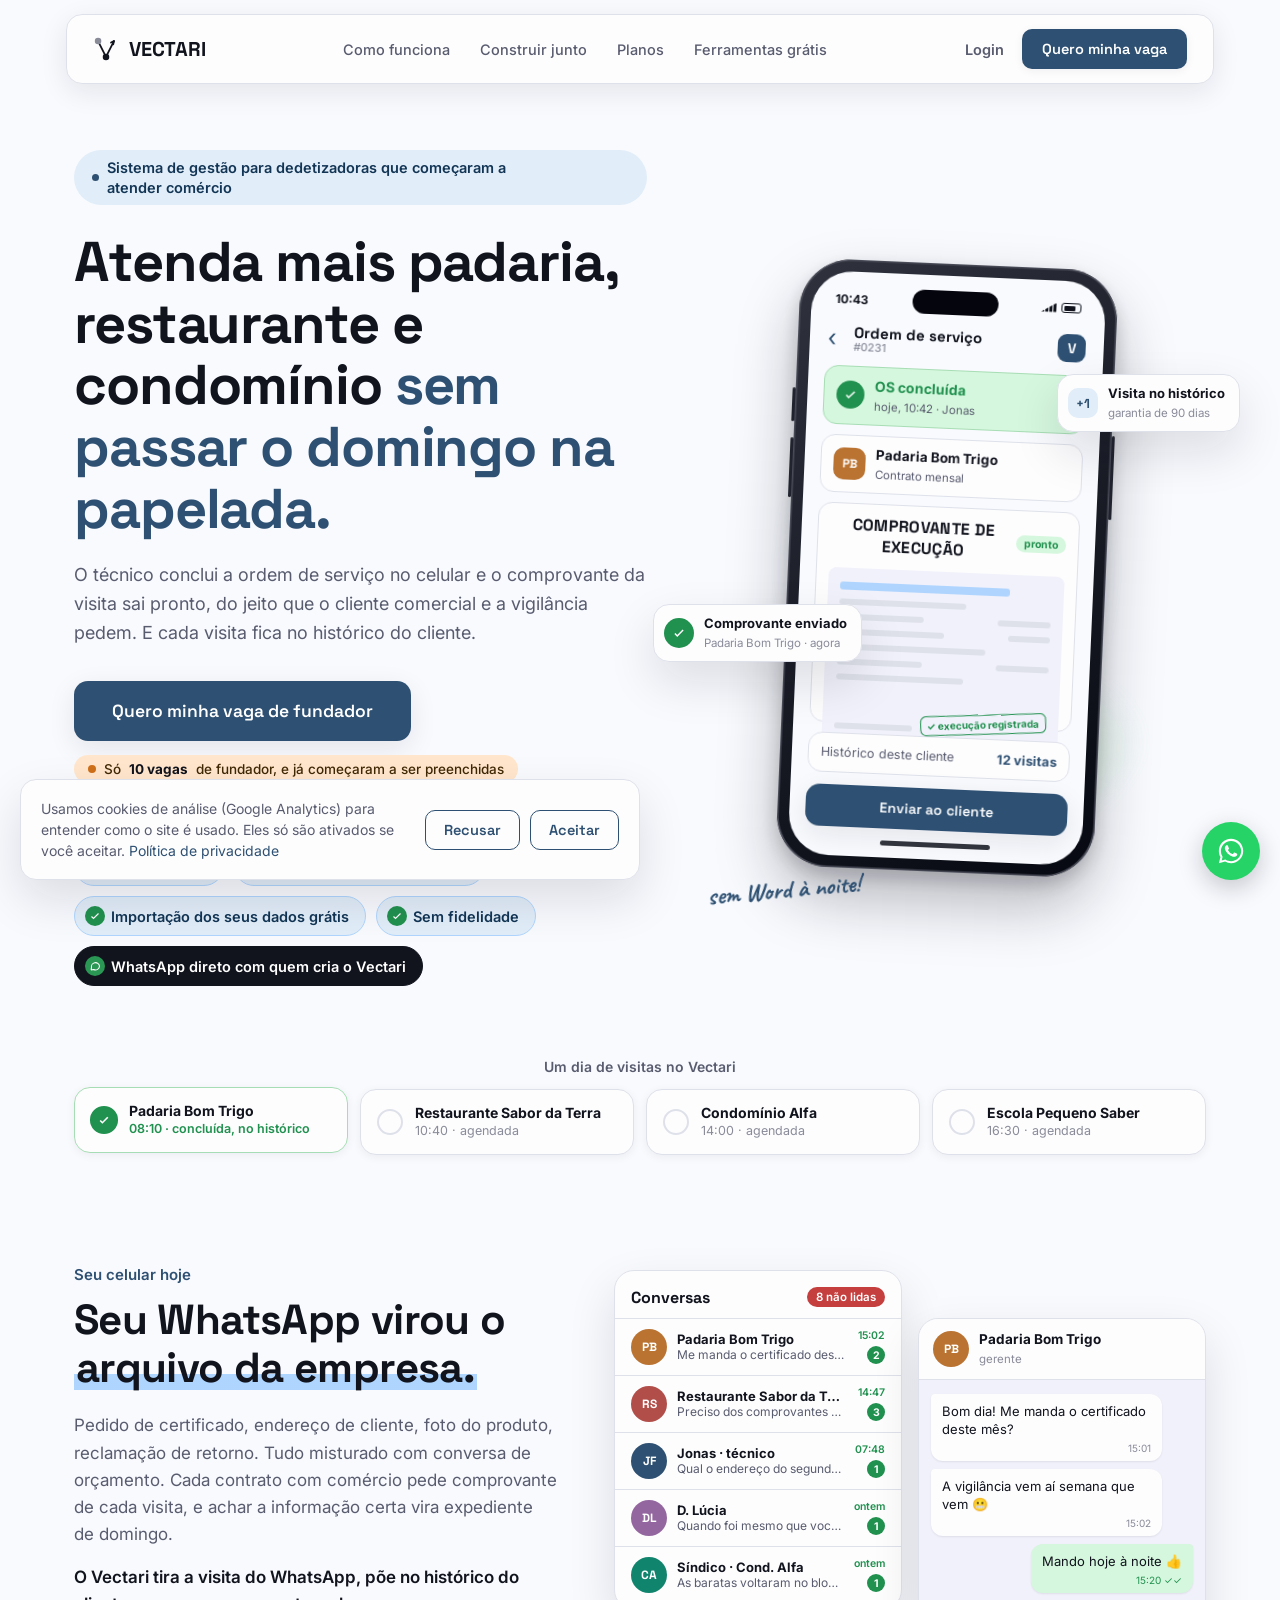
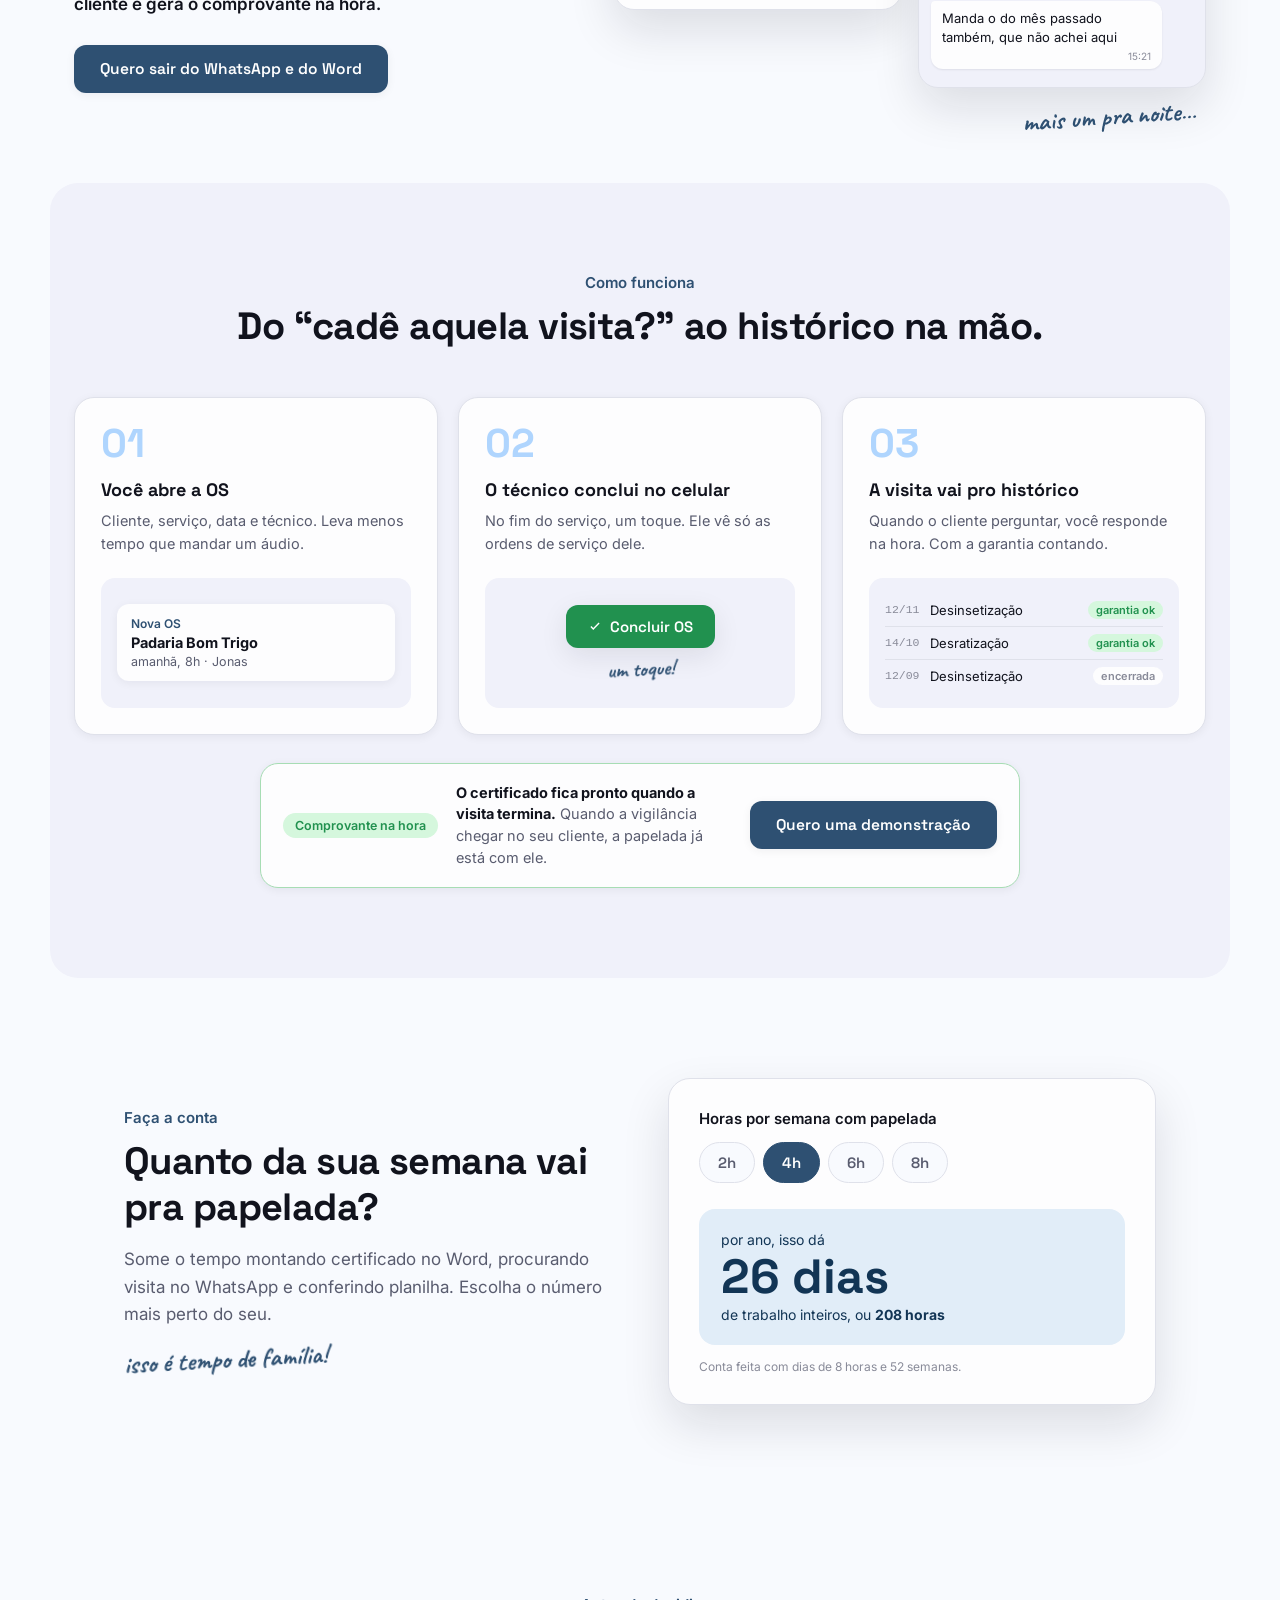
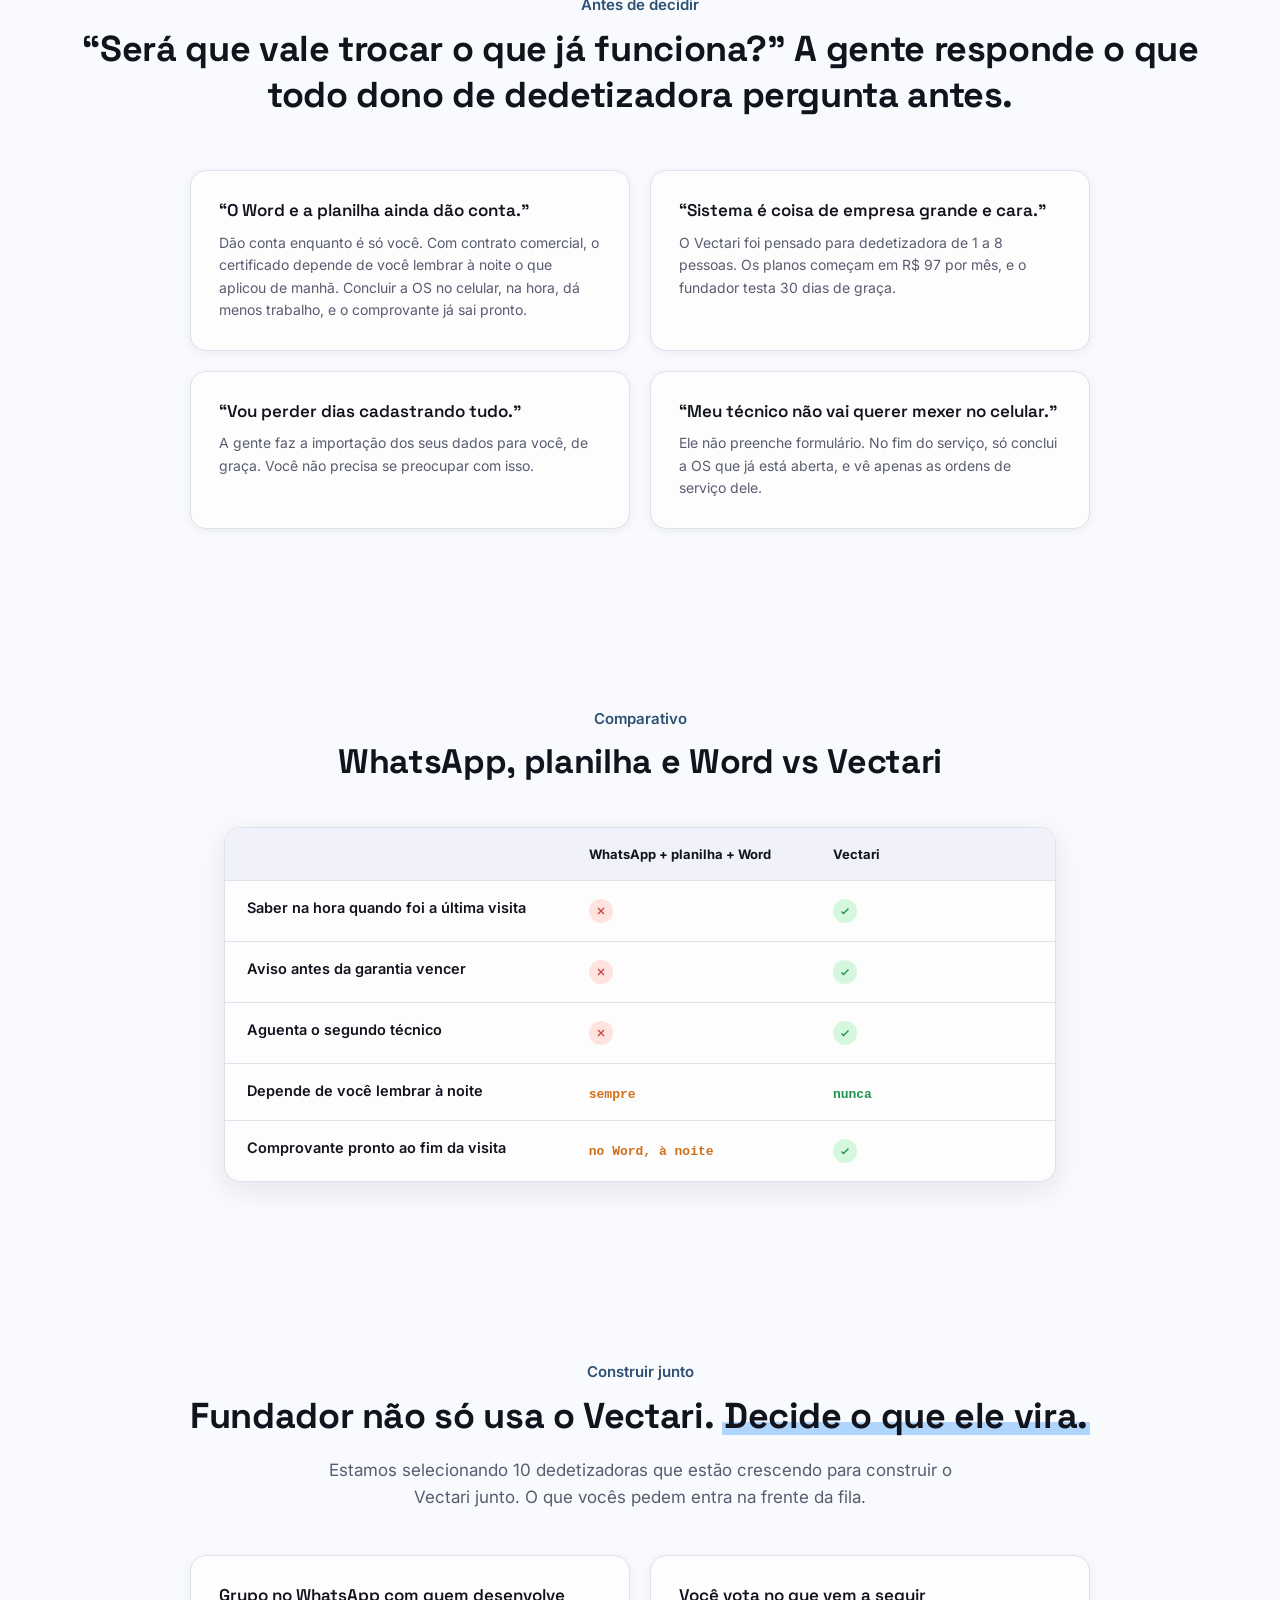
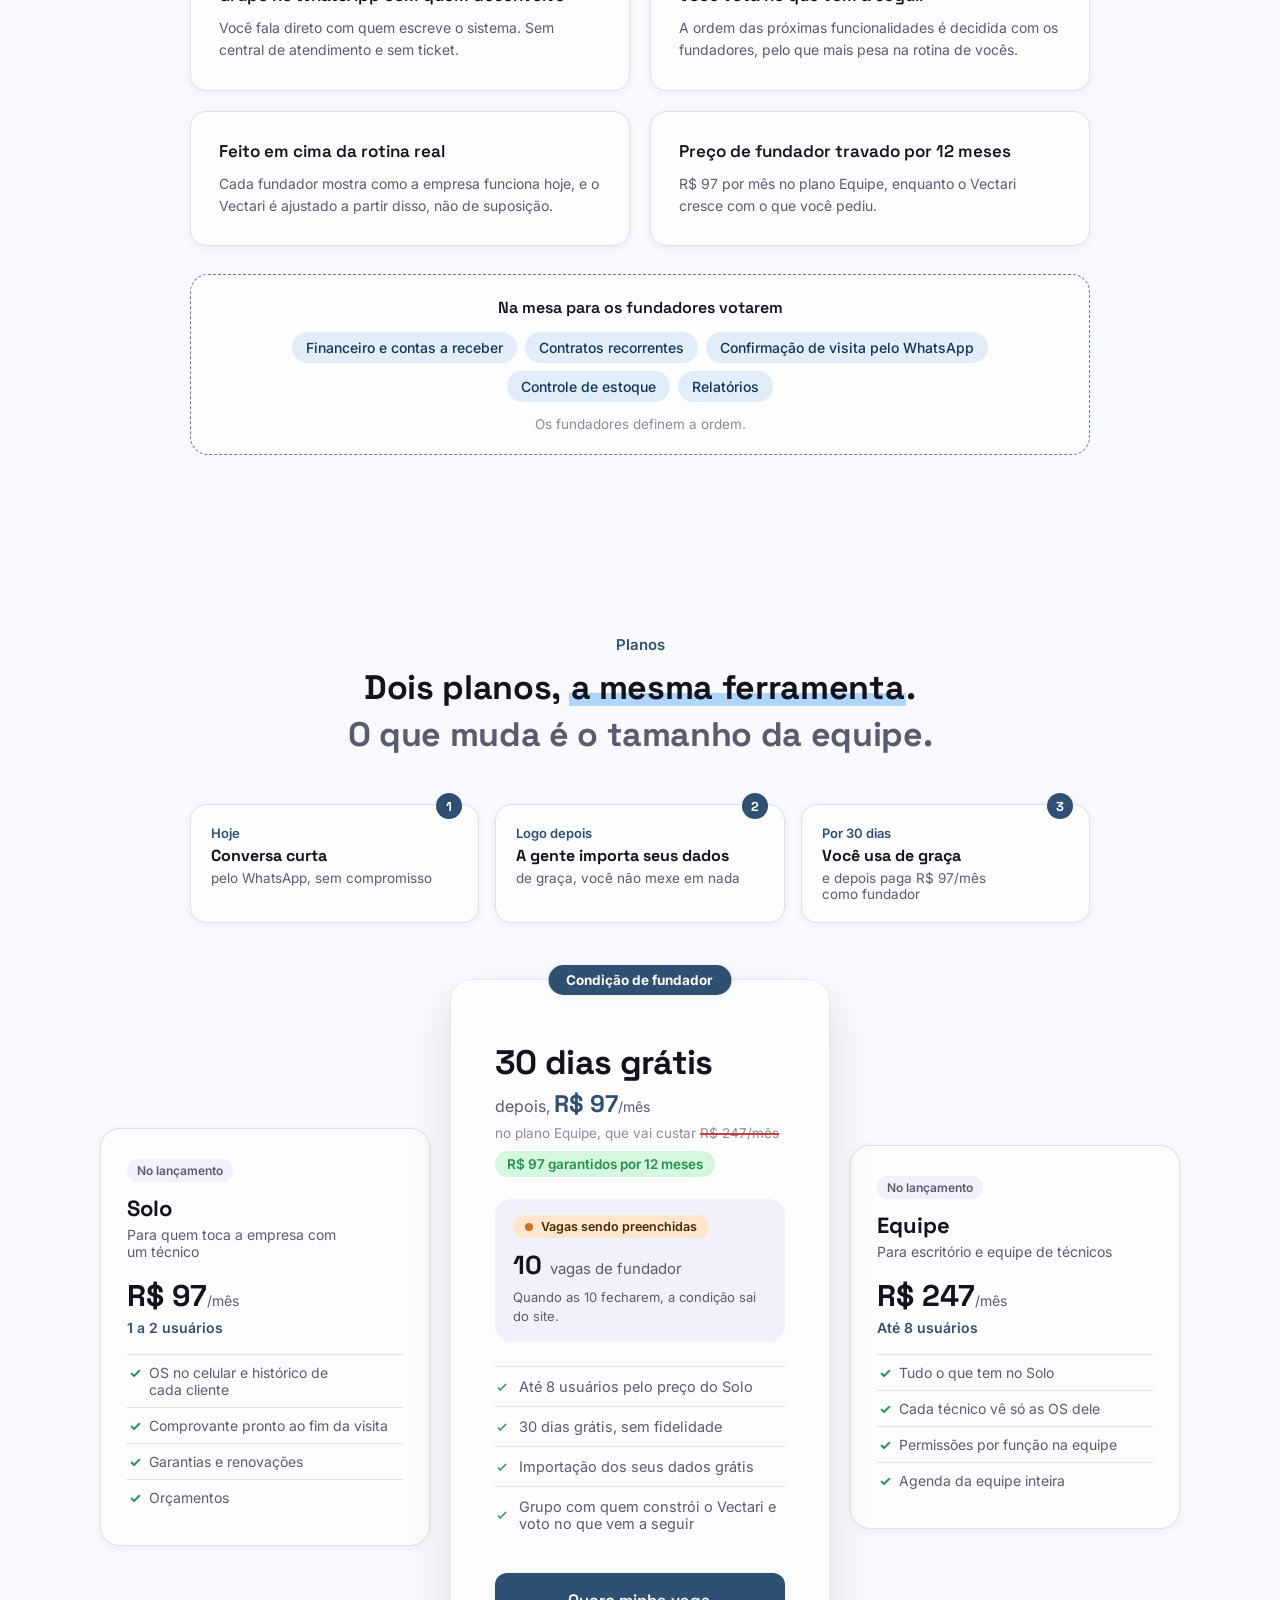
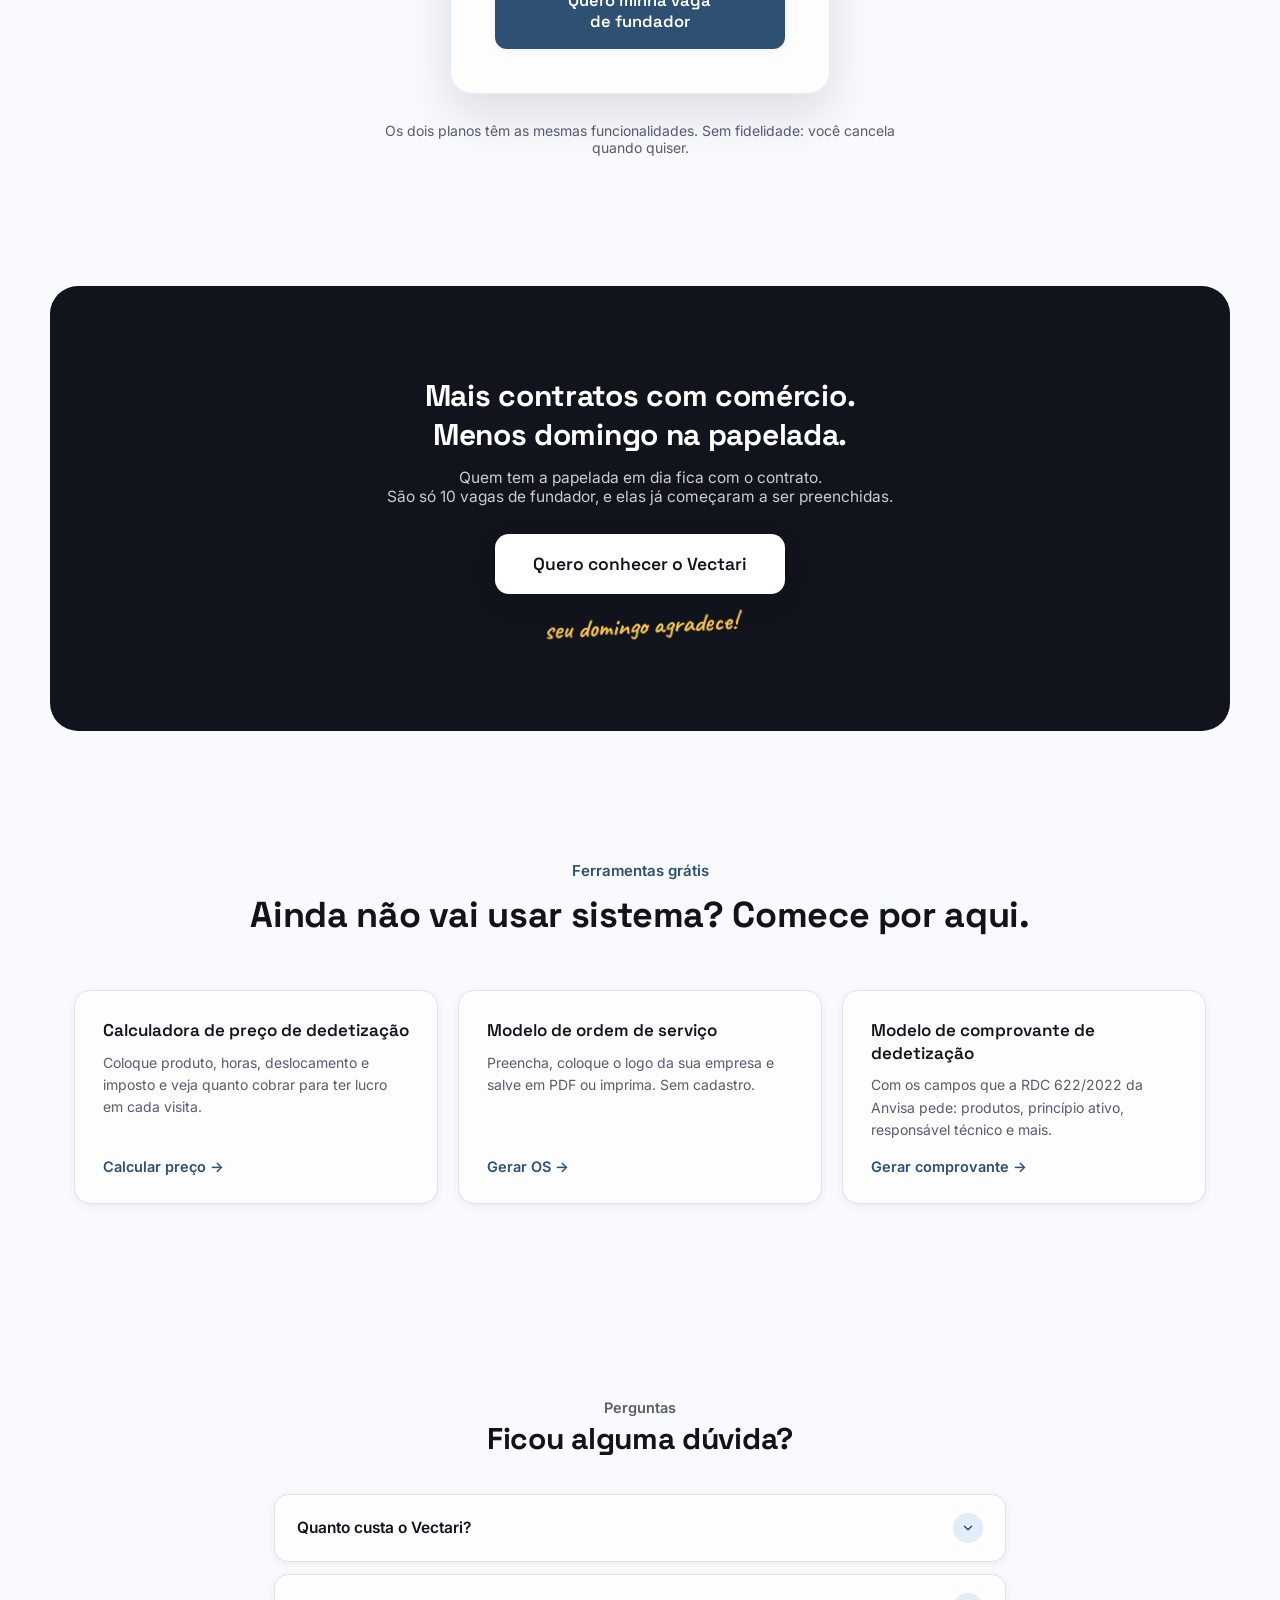
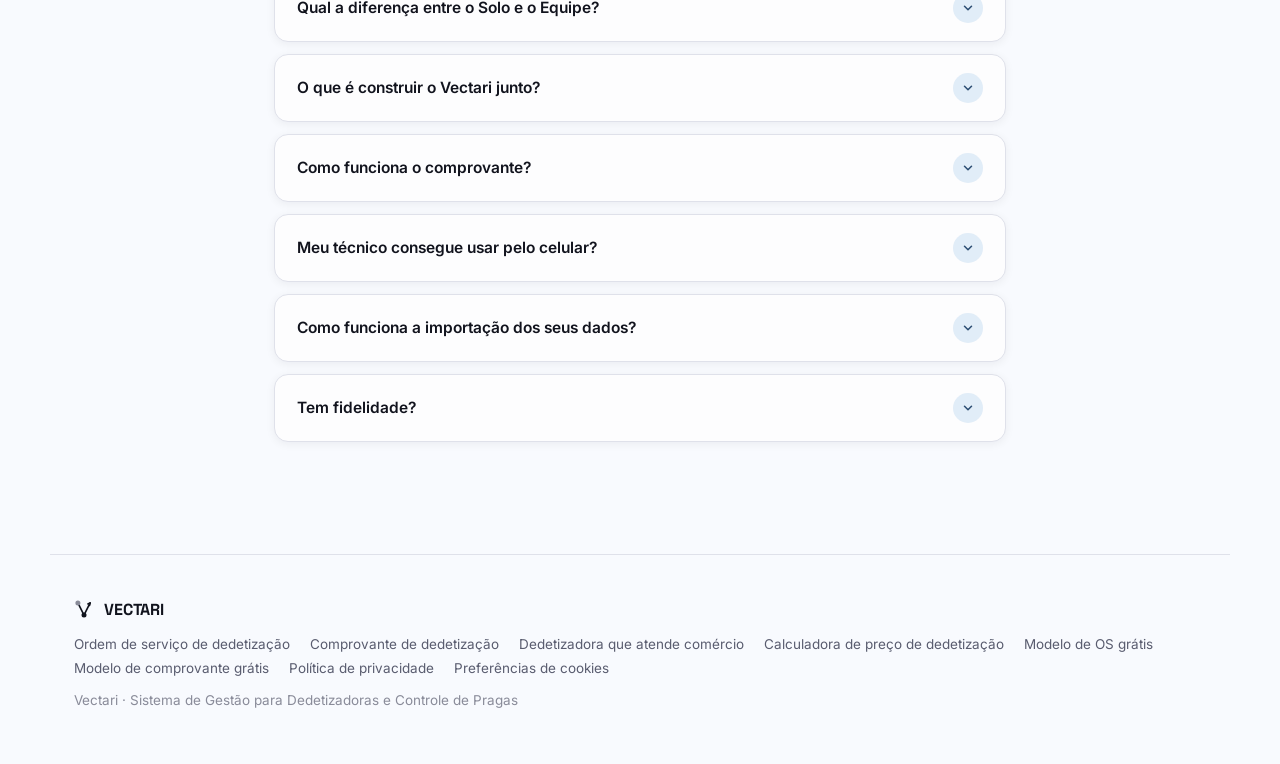
<file: index.html>
<!doctype html>
<html lang="pt-BR">
  <head>
    <meta charset="UTF-8" />
    <meta name="viewport" content="width=device-width, initial-scale=1.0" />
    <!-- Consentimento (LGPD) + Google Tag Manager -->
    <!-- O GTM (e o GA4 dentro dele) só carrega depois que o visitante aceita os
         cookies de análise. A escolha fica em localStorage "vectari-consent";
         o banner e a revogação estão em script.js. -->
    <script>
      window.dataLayer = window.dataLayer || [];
      function gtag() {
        dataLayer.push(arguments);
      }
      gtag("consent", "default", {
        ad_storage: "denied",
        ad_user_data: "denied",
        ad_personalization: "denied",
        analytics_storage: "denied",
      });
      window.vectariLoadGTM = function () {
        if (window.vectariGTMLoaded) return;
        window.vectariGTMLoaded = true;
        gtag("consent", "update", { analytics_storage: "granted" });
        (function (w, d, s, l, i) {
          w[l] = w[l] || [];
          w[l].push({ "gtm.start": new Date().getTime(), event: "gtm.js" });
          var f = d.getElementsByTagName(s)[0],
            j = d.createElement(s),
            dl = l != "dataLayer" ? "&l=" + l : "";
          j.async = true;
          j.src = "https://www.googletagmanager.com/gtm.js?id=" + i + dl;
          f.parentNode.insertBefore(j, f);
        })(window, document, "script", "dataLayer", "GTM-P5W9NHG8");
      };
      try {
        if (localStorage.getItem("vectari-consent") === "granted") {
          window.vectariLoadGTM();
        }
      } catch (e) {}
    </script>
    <!-- End Consentimento + Google Tag Manager -->
    <title>Vectari | Sistema de gestão para dedetizadora</title>
    <meta
      name="description"
      content="Sistema de gestão para dedetizadora que começou a atender comércio: cada ordem de serviço concluída no celular vira histórico do cliente, com garantias e retornos no lugar certo."
    />
    <link rel="canonical" href="https://vectari.com.br/" />
    <link rel="icon" href="favicon.svg" type="image/svg+xml" />
    <meta property="og:type" content="website" />
    <meta property="og:locale" content="pt_BR" />
    <meta property="og:url" content="https://vectari.com.br/" />
    <meta
      property="og:title"
      content="Vectari | Sistema de gestão para dedetizadora"
    />
    <meta
      property="og:description"
      content="Fechou contrato com padaria, restaurante ou condomínio? Organize visitas, garantias e histórico de cada cliente sem procurar no WhatsApp."
    />
    <meta property="og:image" content="https://vectari.com.br/og-image.png" />
    <meta property="og:image:width" content="1200" />
    <meta property="og:image:height" content="630" />
    <meta name="twitter:card" content="summary_large_image" />
    <meta
      name="twitter:title"
      content="Vectari | Sistema de gestão para dedetizadora"
    />
    <meta
      name="twitter:description"
      content="Fechou contrato com padaria, restaurante ou condomínio? Organize visitas, garantias e histórico de cada cliente sem procurar no WhatsApp."
    />
    <meta name="twitter:image" content="https://vectari.com.br/og-image.png" />
    <meta name="robots" content="index, follow" />
    <link rel="preconnect" href="https://fonts.googleapis.com" />
    <link rel="preconnect" href="https://fonts.gstatic.com" crossorigin />
    <link
      rel="preload"
      as="style"
      href="https://fonts.googleapis.com/css2?family=Space+Grotesk:wght@600;700&amp;family=Inter:wght@400;500;600;700&amp;family=Caveat:wght@700&amp;display=swap"
    />
    <link
      rel="stylesheet"
      href="https://fonts.googleapis.com/css2?family=Space+Grotesk:wght@600;700&amp;family=Inter:wght@400;500;600;700&amp;family=Caveat:wght@700&amp;display=swap"
      media="print"
      onload="this.media = 'all'"
    />
    <noscript
      ><link
        rel="stylesheet"
        href="https://fonts.googleapis.com/css2?family=Space+Grotesk:wght@600;700&amp;family=Inter:wght@400;500;600;700&amp;family=Caveat:wght@700&amp;display=swap"
    /></noscript>
    <script>
      document.documentElement.classList.add("js");
    </script>
    <link rel="stylesheet" href="styles.css" />
    <script type="application/ld+json">
      {
        "@context": "https://schema.org",
        "@type": "SoftwareApplication",
        "name": "Vectari",
        "applicationCategory": "BusinessApplication",
        "operatingSystem": "Web",
        "description": "Sistema de gestão para dedetizadoras e controle de pragas: clientes, ordens de serviço concluídas no celular, histórico, garantias e retornos."
      }
    </script>
  </head>
  <body>
    <div class="site-header-wrap">
      <header class="site-header">
        <div class="logo">
          <svg width="26" height="26" viewBox="0 0 72 72">
            <g
              stroke="var(--ink)"
              stroke-width="5"
              fill="none"
              stroke-linecap="round"
            >
              <line x1="14" y1="14" x2="36" y2="58" />
              <line x1="36" y1="58" x2="58" y2="14" />
            </g>
            <path
              d="M50 18 L58 14 L56 23"
              stroke="var(--ink)"
              stroke-width="5"
              fill="none"
              stroke-linecap="round"
              stroke-linejoin="round"
            />
            <circle cx="14" cy="14" r="9" fill="var(--ink-faint)" />
            <circle cx="36" cy="58" r="9" fill="var(--ink)" />
          </svg>
          VECTARI
        </div>
        <nav class="nav-links">
          <a href="#como-funciona">Como funciona</a>
          <a href="#construir-junto">Construir junto</a>
          <a href="#planos">Planos</a>
          <a href="#ferramentas">Ferramentas grátis</a>
        </nav>
        <div class="nav-cta">
          <a
            href="https://app.vectari.com.br/login"
            class="link-quiet"
            target="_blank"
            rel="noopener"
            >Login</a
          >
          <button onclick="ctaClick()" class="cta-btn">Quero minha vaga</button>
        </div>
      </header>
    </div>

    <main>
      <section class="hero">
        <div class="hero-copy">
          <h1>
            <span class="eyebrow"
              ><span class="eyebrow-dot"></span>Sistema de gestão para
              dedetizadoras que começaram a atender comércio</span
            >
            Atenda mais padaria, restaurante e condomínio
            <span>sem passar o domingo na papelada.</span>
          </h1>
          <p class="subhead">
            O técnico conclui a ordem de serviço no celular e o comprovante da
            visita sai pronto, do jeito que o cliente comercial e a vigilância
            pedem. E cada visita fica no histórico do cliente.
          </p>
          <div class="hero-cta">
            <button onclick="ctaClick()" class="cta-btn large">
              Quero minha vaga de fundador
            </button>
            <p class="vagas-pill">
              <span class="vagas-pulse" aria-hidden="true"></span>
              Só <b>10 vagas</b> de fundador, e já começaram a ser preenchidas
            </p>
          </div>
          <div class="founder-perks">
            <p class="founder-perks-label">Quem entra como fundador garante</p>
            <div class="trust-list perks">
              <span
                ><svg
                  width="14"
                  height="14"
                  viewBox="0 0 24 24"
                  fill="none"
                  stroke="currentColor"
                  stroke-width="2.4"
                  aria-hidden="true"
                >
                  <path d="M5 13l4 4L19 7" /></svg
                >30 dias grátis</span
              >
              <span
                ><svg
                  width="14"
                  height="14"
                  viewBox="0 0 24 24"
                  fill="none"
                  stroke="currentColor"
                  stroke-width="2.4"
                  aria-hidden="true"
                >
                  <path d="M5 13l4 4L19 7" /></svg
                >Preço travado por 12 meses</span
              >
              <span
                ><svg
                  width="14"
                  height="14"
                  viewBox="0 0 24 24"
                  fill="none"
                  stroke="currentColor"
                  stroke-width="2.4"
                  aria-hidden="true"
                >
                  <path d="M5 13l4 4L19 7" /></svg
                >Importação dos seus dados grátis</span
              >
              <span
                ><svg
                  width="14"
                  height="14"
                  viewBox="0 0 24 24"
                  fill="none"
                  stroke="currentColor"
                  stroke-width="2.4"
                  aria-hidden="true"
                >
                  <path d="M5 13l4 4L19 7" /></svg
                >Sem fidelidade</span
              >
              <span class="perk-star"
                ><svg
                  width="14"
                  height="14"
                  viewBox="0 0 24 24"
                  fill="none"
                  stroke="currentColor"
                  stroke-width="2.2"
                  stroke-linecap="round"
                  stroke-linejoin="round"
                  aria-hidden="true"
                >
                  <path
                    d="M21 12a8 8 0 0 1-11.6 7.1L4 20l1-5A8 8 0 1 1 21 12z"
                  /></svg
                >WhatsApp direto com quem cria o Vectari</span
              >
            </div>
          </div>
        </div>

        <div class="hero-stage" aria-hidden="true">
          <div class="stage-glow"></div>

          <div class="float-card fc-sent">
            <span class="fc-ico"
              ><svg
                width="14"
                height="14"
                viewBox="0 0 24 24"
                fill="none"
                stroke="currentColor"
                stroke-width="2.6"
                aria-hidden="true"
              >
                <path d="M5 13l4 4L19 7" /></svg
            ></span>
            <span
              ><b>Comprovante enviado</b
              ><small>Padaria Bom Trigo · agora</small></span
            >
          </div>
          <div class="float-card fc-hist">
            <span class="fc-num">+1</span>
            <span
              ><b>Visita no histórico</b
              ><small>garantia de 90 dias</small></span
            >
          </div>
          <span class="hand-note note-b">sem Word à noite!</span>

          <div class="phone">
            <span class="phone-btn b1"></span><span class="phone-btn b2"></span
            ><span class="phone-btn b3"></span>
            <div class="phone-screen">
              <div class="status-bar">
                <span>10:43</span>
                <span class="island"></span>
                <span class="sb-icons"
                  ><i class="sig"></i><i class="bat"></i
                ></span>
              </div>
              <div class="app-bar">
                <span class="app-back">‹</span>
                <span class="app-title"
                  >Ordem de serviço<small>#0231</small></span
                >
                <span class="app-logo">V</span>
              </div>
              <div class="os-done">
                <span class="os-check"
                  ><svg
                    width="14"
                    height="14"
                    viewBox="0 0 24 24"
                    fill="none"
                    stroke="currentColor"
                    stroke-width="2.6"
                    aria-hidden="true"
                  >
                    <path d="M5 13l4 4L19 7" /></svg
                ></span>
                <span
                  ><b>OS concluída</b><small>hoje, 10:42 · Jonas</small></span
                >
              </div>
              <div class="os-client">
                <span class="os-av">PB</span>
                <span
                  ><strong>Padaria Bom Trigo</strong
                  ><span>Contrato mensal</span></span
                >
              </div>
              <div class="doc">
                <div class="doc-head">
                  <span class="doc-title">Comprovante de execução</span>
                  <span class="doc-ok">pronto</span>
                </div>
                <div class="doc-paper">
                  <span class="dl w80"></span><span class="dl w60"></span>
                  <span class="dl-row"
                    ><span class="dl w40"></span><span class="dl w25"></span
                  ></span>
                  <span class="dl-row"
                    ><span class="dl w50"></span><span class="dl w20"></span
                  ></span>
                  <span class="dl w70"></span>
                  <span class="dl-row"
                    ><span class="dl w40"></span><span class="dl w25"></span
                  ></span>
                  <span class="dl w60"></span>
                  <span class="doc-foot"
                    ><span class="dl w40"></span
                    ><span class="doc-stamp">✓ execução registrada</span></span
                  >
                </div>
              </div>
              <div class="os-hist">
                <span>Histórico deste cliente</span>
                <b>12 visitas</b>
              </div>
              <div class="os-send">Enviar ao cliente</div>
              <span class="home-bar"></span>
            </div>
          </div>
        </div>
      </section>

      <div class="day-band" aria-hidden="true">
        <p class="day-cap">Um dia de visitas no Vectari</p>
        <div class="day-visits">
          <div class="day-visit" style="--i: 0">
            <span class="dv-dot"
              ><svg
                width="12"
                height="12"
                viewBox="0 0 24 24"
                fill="none"
                stroke="currentColor"
                stroke-width="3"
                aria-hidden="true"
              >
                <path d="M5 13l4 4L19 7" /></svg
            ></span>
            <span class="dv-txt"
              ><b>Padaria Bom Trigo</b
              ><span class="dv-st"
                ><span class="dv-wait">08:10 · agendada</span
                ><span class="dv-done"
                  >08:10 · concluída, no histórico</span
                ></span
              ></span
            >
          </div>
          <div class="day-visit" style="--i: 1">
            <span class="dv-dot"
              ><svg
                width="12"
                height="12"
                viewBox="0 0 24 24"
                fill="none"
                stroke="currentColor"
                stroke-width="3"
                aria-hidden="true"
              >
                <path d="M5 13l4 4L19 7" /></svg
            ></span>
            <span class="dv-txt"
              ><b>Restaurante Sabor da Terra</b
              ><span class="dv-st"
                ><span class="dv-wait">10:40 · agendada</span
                ><span class="dv-done"
                  >10:40 · concluída, no histórico</span
                ></span
              ></span
            >
          </div>
          <div class="day-visit" style="--i: 2">
            <span class="dv-dot"
              ><svg
                width="12"
                height="12"
                viewBox="0 0 24 24"
                fill="none"
                stroke="currentColor"
                stroke-width="3"
                aria-hidden="true"
              >
                <path d="M5 13l4 4L19 7" /></svg
            ></span>
            <span class="dv-txt"
              ><b>Condomínio Alfa</b
              ><span class="dv-st"
                ><span class="dv-wait">14:00 · agendada</span
                ><span class="dv-done"
                  >14:00 · concluída, no histórico</span
                ></span
              ></span
            >
          </div>
          <div class="day-visit" style="--i: 3">
            <span class="dv-dot"
              ><svg
                width="12"
                height="12"
                viewBox="0 0 24 24"
                fill="none"
                stroke="currentColor"
                stroke-width="3"
                aria-hidden="true"
              >
                <path d="M5 13l4 4L19 7" /></svg
            ></span>
            <span class="dv-txt"
              ><b>Escola Pequeno Saber</b
              ><span class="dv-st"
                ><span class="dv-wait">16:30 · agendada</span
                ><span class="dv-done"
                  >16:30 · concluída, no histórico</span
                ></span
              ></span
            >
          </div>
        </div>
      </div>

      <section class="chat-sec" data-reveal>
        <div class="chat-copy">
          <p class="kicker">Seu celular hoje</p>
          <h2>
            Seu WhatsApp virou o <mark class="hl">arquivo da empresa.</mark>
          </h2>
          <p class="lead">
            Pedido de certificado, endereço de cliente, foto do produto,
            reclamação de retorno. Tudo misturado com conversa de orçamento.
            Cada contrato com comércio pede comprovante de cada visita, e achar
            a informação certa vira expediente de domingo.
          </p>
          <p class="lead strong">
            O Vectari tira a visita do WhatsApp, põe no histórico do cliente e
            gera o comprovante na hora.
          </p>
          <button onclick="ctaClick()" class="cta-btn">
            Quero sair do WhatsApp e do Word
          </button>
        </div>

        <div class="chat-stage" aria-hidden="true">
          <div class="chat-list">
            <div class="chat-list-head">Conversas <span>8 não lidas</span></div>
            <ul data-stagger>
              <li class="conv">
                <span class="conv-av c1">PB</span>
                <span class="conv-txt"
                  ><b>Padaria Bom Trigo</b
                  ><span>Me manda o certificado deste mês?</span></span
                >
                <span class="conv-meta"><time>15:02</time><em>2</em></span>
              </li>
              <li class="conv">
                <span class="conv-av c2">RS</span>
                <span class="conv-txt"
                  ><b>Restaurante Sabor da Terra</b
                  ><span
                    >Preciso dos comprovantes do semestre até sexta</span
                  ></span
                >
                <span class="conv-meta"><time>14:47</time><em>3</em></span>
              </li>
              <li class="conv">
                <span class="conv-av c3">JF</span>
                <span class="conv-txt"
                  ><b>Jonas · técnico</b
                  ><span>Qual o endereço do segundo cliente?</span></span
                >
                <span class="conv-meta"><time>07:48</time><em>1</em></span>
              </li>
              <li class="conv">
                <span class="conv-av c4">DL</span>
                <span class="conv-txt"
                  ><b>D. Lúcia</b
                  ><span>Quando foi mesmo que vocês vieram aqui?</span></span
                >
                <span class="conv-meta"><time>ontem</time><em>1</em></span>
              </li>
              <li class="conv">
                <span class="conv-av c5">CA</span>
                <span class="conv-txt"
                  ><b>Síndico · Cond. Alfa</b
                  ><span>As baratas voltaram no bloco B</span></span
                >
                <span class="conv-meta"><time>ontem</time><em>1</em></span>
              </li>
            </ul>
          </div>
          <div class="chat-open">
            <div class="chat-open-head">
              <span class="conv-av c1">PB</span>
              <span><b>Padaria Bom Trigo</b><small>gerente</small></span>
            </div>
            <div class="chat-body" data-stagger>
              <div class="msg in">
                Bom dia! Me manda o certificado deste mês?<time>15:01</time>
              </div>
              <div class="msg in">
                A vigilância vem aí semana que vem 😬<time>15:02</time>
              </div>
              <div class="msg out">
                Mando hoje à noite 👍<time>15:20 ✓✓</time>
              </div>
              <div class="msg in">
                Manda o do mês passado também, que não achei aqui<time
                  >15:21</time
                >
              </div>
            </div>
          </div>
          <span class="hand chat-hand">mais um pra noite…</span>
        </div>
      </section>

      <section id="como-funciona" class="how" data-reveal>
        <p class="kicker center">Como funciona</p>
        <h2>Do “cadê aquela visita?” ao histórico na mão.</h2>
        <div class="steps" data-stagger>
          <div class="step">
            <span class="step-num">01</span>
            <h3>Você abre a OS</h3>
            <p>
              Cliente, serviço, data e técnico. Leva menos tempo que mandar um
              áudio.
            </p>
            <div class="scene">
              <div class="scene-card">
                <span class="scene-label">Nova OS</span>
                <strong>Padaria Bom Trigo</strong>
                <span class="scene-meta">amanhã, 8h · Jonas</span>
              </div>
            </div>
          </div>
          <div class="step">
            <span class="step-num">02</span>
            <h3>O técnico conclui no celular</h3>
            <p>
              No fim do serviço, um toque. Ele vê só as ordens de serviço dele.
            </p>
            <div class="scene">
              <div class="scene-btn">
                <svg
                  width="14"
                  height="14"
                  viewBox="0 0 24 24"
                  fill="none"
                  stroke="currentColor"
                  stroke-width="2.4"
                  aria-hidden="true"
                >
                  <path d="M5 13l4 4L19 7" /></svg
                >Concluir OS
              </div>
              <span class="hand small">um toque!</span>
            </div>
          </div>
          <div class="step">
            <span class="step-num">03</span>
            <h3>A visita vai pro histórico</h3>
            <p>
              Quando o cliente perguntar, você responde na hora. Com a garantia
              contando.
            </p>
            <div class="scene">
              <ul class="scene-list">
                <li><span>12/11</span>Desinsetização<em>garantia ok</em></li>
                <li><span>14/10</span>Desratização<em>garantia ok</em></li>
                <li>
                  <span>12/09</span>Desinsetização<em class="done"
                    >encerrada</em
                  >
                </li>
              </ul>
            </div>
          </div>
        </div>
        <div class="next-up">
          <span class="next-tag">Comprovante na hora</span>
          <p>
            <b>O certificado fica pronto quando a visita termina.</b>
            Quando a vigilância chegar no seu cliente, a papelada já está com
            ele.
          </p>
          <button onclick="ctaClick()" class="cta-btn">
            Quero uma demonstração
          </button>
        </div>
      </section>

      <section id="conta" class="calc" data-reveal>
        <div class="calc-copy">
          <p class="kicker">Faça a conta</p>
          <h2>Quanto da sua semana vai pra papelada?</h2>
          <p class="lead">
            Some o tempo montando certificado no Word, procurando visita no
            WhatsApp e conferindo planilha. Escolha o número mais perto do seu.
          </p>
          <span class="hand">isso é tempo de família!</span>
        </div>
        <div class="calc-box">
          <p class="calc-q" id="calc-q">Horas por semana com papelada</p>
          <div class="chips" role="group" aria-labelledby="calc-q">
            <button
              type="button"
              class="chip"
              data-horas="2"
              aria-pressed="false"
            >
              2h
            </button>
            <button
              type="button"
              class="chip"
              data-horas="4"
              aria-pressed="true"
            >
              4h
            </button>
            <button
              type="button"
              class="chip"
              data-horas="6"
              aria-pressed="false"
            >
              6h
            </button>
            <button
              type="button"
              class="chip"
              data-horas="8"
              aria-pressed="false"
            >
              8h
            </button>
          </div>
          <div class="calc-out" aria-live="polite">
            <span class="calc-small">por ano, isso dá</span>
            <strong id="calc-dias">26 dias</strong>
            <span class="calc-small"
              >de trabalho inteiros, ou <b id="calc-horas">208 horas</b></span
            >
          </div>
          <p class="calc-note">Conta feita com dias de 8 horas e 52 semanas.</p>
        </div>
      </section>

      <section id="duvidas" class="features" data-reveal>
        <p class="kicker center">Antes de decidir</p>
        <h2>
          “Será que vale trocar o que já funciona?” A gente responde o que todo
          dono de dedetizadora pergunta antes.
        </h2>
        <div class="feature-grid two" data-stagger>
          <div class="feature-card">
            <h3>“O Word e a planilha ainda dão conta.”</h3>
            <p>
              Dão conta enquanto é só você. Com contrato comercial, o
              certificado depende de você lembrar à noite o que aplicou de
              manhã. Concluir a OS no celular, na hora, dá menos trabalho, e o
              comprovante já sai pronto.
            </p>
          </div>
          <div class="feature-card">
            <h3>“Sistema é coisa de empresa grande e cara.”</h3>
            <p>
              O Vectari foi pensado para dedetizadora de 1 a 8 pessoas. Os
              planos começam em R$ 97 por mês, e o fundador testa 30 dias de
              graça.
            </p>
          </div>
          <div class="feature-card">
            <h3>“Vou perder dias cadastrando tudo.”</h3>
            <p>
              A gente faz a importação dos seus dados para você, de graça. Você
              não precisa se preocupar com isso.
            </p>
          </div>
          <div class="feature-card">
            <h3>“Meu técnico não vai querer mexer no celular.”</h3>
            <p>
              Ele não preenche formulário. No fim do serviço, só conclui a OS
              que já está aberta, e vê apenas as ordens de serviço dele.
            </p>
          </div>
        </div>
      </section>

      <section id="comparativo" class="comparison" data-reveal>
        <p class="kicker center">Comparativo</p>
        <h2>WhatsApp, planilha e Word vs Vectari</h2>
        <div class="comp-table" data-stagger>
          <div class="comp-row head">
            <div class="comp-cell"></div>
            <div class="comp-cell">WhatsApp + planilha + Word</div>
            <div class="comp-cell">Vectari</div>
          </div>
          <div class="comp-row">
            <div class="comp-cell item-label">
              Saber na hora quando foi a última visita
            </div>
            <div class="comp-cell">
              <span class="status-circle bad"
                ><svg
                  width="12"
                  height="12"
                  viewBox="0 0 24 24"
                  fill="none"
                  stroke="currentColor"
                  stroke-width="2.4"
                >
                  <path d="M6 6l12 12M18 6L6 18" /></svg
              ></span>
            </div>
            <div class="comp-cell">
              <span class="status-circle good"
                ><svg
                  width="12"
                  height="12"
                  viewBox="0 0 24 24"
                  fill="none"
                  stroke="currentColor"
                  stroke-width="2.6"
                >
                  <path d="M5 13l4 4L19 7" /></svg
              ></span>
            </div>
          </div>
          <div class="comp-row">
            <div class="comp-cell item-label">
              Aviso antes da garantia vencer
            </div>
            <div class="comp-cell">
              <span class="status-circle bad"
                ><svg
                  width="12"
                  height="12"
                  viewBox="0 0 24 24"
                  fill="none"
                  stroke="currentColor"
                  stroke-width="2.4"
                >
                  <path d="M6 6l12 12M18 6L6 18" /></svg
              ></span>
            </div>
            <div class="comp-cell">
              <span class="status-circle good"
                ><svg
                  width="12"
                  height="12"
                  viewBox="0 0 24 24"
                  fill="none"
                  stroke="currentColor"
                  stroke-width="2.6"
                >
                  <path d="M5 13l4 4L19 7" /></svg
              ></span>
            </div>
          </div>
          <div class="comp-row">
            <div class="comp-cell item-label">Aguenta o segundo técnico</div>
            <div class="comp-cell">
              <span class="status-circle bad"
                ><svg
                  width="12"
                  height="12"
                  viewBox="0 0 24 24"
                  fill="none"
                  stroke="currentColor"
                  stroke-width="2.4"
                >
                  <path d="M6 6l12 12M18 6L6 18" /></svg
              ></span>
            </div>
            <div class="comp-cell">
              <span class="status-circle good"
                ><svg
                  width="12"
                  height="12"
                  viewBox="0 0 24 24"
                  fill="none"
                  stroke="currentColor"
                  stroke-width="2.6"
                >
                  <path d="M5 13l4 4L19 7" /></svg
              ></span>
            </div>
          </div>
          <div class="comp-row">
            <div class="comp-cell item-label">
              Depende de você lembrar à noite
            </div>
            <div class="comp-cell"><span class="always-tag">sempre</span></div>
            <div class="comp-cell"><span class="never-tag">nunca</span></div>
          </div>
          <div class="comp-row">
            <div class="comp-cell item-label">
              Comprovante pronto ao fim da visita
            </div>
            <div class="comp-cell">
              <span class="always-tag">no Word, à noite</span>
            </div>
            <div class="comp-cell">
              <span class="status-circle good"
                ><svg
                  width="12"
                  height="12"
                  viewBox="0 0 24 24"
                  fill="none"
                  stroke="currentColor"
                  stroke-width="2.6"
                >
                  <path d="M5 13l4 4L19 7" /></svg
              ></span>
            </div>
          </div>
        </div>
      </section>

      <section id="construir-junto" class="features build" data-reveal>
        <p class="kicker center">Construir junto</p>
        <h2>
          Fundador não só usa o Vectari.
          <mark class="hl">Decide o que ele vira.</mark>
        </h2>
        <p class="build-lead">
          Estamos selecionando 10 dedetizadoras que estão crescendo para
          construir o Vectari junto. O que vocês pedem entra na frente da fila.
        </p>
        <div class="feature-grid two" data-stagger>
          <div class="feature-card">
            <h3>Grupo no WhatsApp com quem desenvolve</h3>
            <p>
              Você fala direto com quem escreve o sistema. Sem central de
              atendimento e sem ticket.
            </p>
          </div>
          <div class="feature-card">
            <h3>Você vota no que vem a seguir</h3>
            <p>
              A ordem das próximas funcionalidades é decidida com os
              fundadores, pelo que mais pesa na rotina de vocês.
            </p>
          </div>
          <div class="feature-card">
            <h3>Feito em cima da rotina real</h3>
            <p>
              Cada fundador mostra como a empresa funciona hoje, e o Vectari é
              ajustado a partir disso, não de suposição.
            </p>
          </div>
          <div class="feature-card">
            <h3>Preço de fundador travado por 12 meses</h3>
            <p>
              R$ 97 por mês no plano Equipe, enquanto o Vectari cresce com o
              que você pediu.
            </p>
          </div>
        </div>
        <div class="vote-box">
          <p class="vote-title">Na mesa para os fundadores votarem</p>
          <ul class="vote-list">
            <li>Financeiro e contas a receber</li>
            <li>Contratos recorrentes</li>
            <li>Confirmação de visita pelo WhatsApp</li>
            <li>Controle de estoque</li>
            <li>Relatórios</li>
          </ul>
          <p class="vote-foot">Os fundadores definem a ordem.</p>
        </div>
      </section>

      <section id="planos" class="pricing" data-reveal>
        <p class="kicker center">Planos</p>
        <h2>
          <span class="h2-line"
            >Dois planos, <mark class="hl">a mesma ferramenta</mark>.</span
          >
          <span class="h2-line">O que muda é o tamanho da equipe.</span>
        </h2>
        <ol class="timeline" data-stagger>
          <li>
            <span class="tl-when">Hoje</span><b>Conversa curta</b
            ><span>pelo WhatsApp, sem compromisso</span>
          </li>
          <li>
            <span class="tl-when">Logo depois</span
            ><b>A gente importa seus dados</b
            ><span>de graça, você não mexe em nada</span>
          </li>
          <li>
            <span class="tl-when">Por 30 dias</span><b>Você usa de graça</b
            ><span>e depois paga R$ 97/mês como fundador</span>
          </li>
        </ol>
        <div class="plans">
          <article class="plan-card">
            <p class="plan-tag">No lançamento</p>
            <h3 class="plan-name">Solo</h3>
            <p class="plan-who">Para quem toca a empresa com um técnico</p>
            <p class="plan-price"><strong>R$ 97</strong><span>/mês</span></p>
            <p class="plan-seats">1 a 2 usuários</p>
            <ul>
              <li>OS no celular e histórico de cada cliente</li>
              <li>Comprovante pronto ao fim da visita</li>
              <li>Garantias e renovações</li>
              <li>Orçamentos</li>
            </ul>
          </article>

          <article class="price-card">
            <div class="price-badge">Condição de fundador</div>
            <div class="price-block">
              <p class="price-free">30 dias grátis</p>
              <p class="price-then">
                depois, <strong>R$ 97</strong><span>/mês</span>
              </p>
              <p class="price-anchor">
                no plano Equipe, que vai custar <s>R$ 247/mês</s>
              </p>
              <p class="price-lock">R$ 97 garantidos por 12 meses</p>
            </div>

            <div class="vagas">
              <div class="vagas-live">
                <span class="vagas-pulse" aria-hidden="true"></span>
                Vagas sendo preenchidas
              </div>
              <p class="vagas-total"><b>10</b> vagas de fundador</p>
              <p class="vagas-foot">
                Quando as 10 fecharem, a condição sai do site.
              </p>
            </div>
            <ul data-stagger>
              <li>
                <svg
                  width="14"
                  height="14"
                  viewBox="0 0 24 24"
                  fill="none"
                  stroke="currentColor"
                  stroke-width="2.4"
                  aria-hidden="true"
                >
                  <path d="M5 13l4 4L19 7" /></svg
                >Até 8 usuários pelo preço do Solo
              </li>
              <li>
                <svg
                  width="14"
                  height="14"
                  viewBox="0 0 24 24"
                  fill="none"
                  stroke="currentColor"
                  stroke-width="2.4"
                  aria-hidden="true"
                >
                  <path d="M5 13l4 4L19 7" /></svg
                >30 dias grátis, sem fidelidade
              </li>
              <li>
                <svg
                  width="14"
                  height="14"
                  viewBox="0 0 24 24"
                  fill="none"
                  stroke="currentColor"
                  stroke-width="2.4"
                  aria-hidden="true"
                >
                  <path d="M5 13l4 4L19 7" /></svg
                >Importação dos seus dados grátis
              </li>
              <li>
                <svg
                  width="14"
                  height="14"
                  viewBox="0 0 24 24"
                  fill="none"
                  stroke="currentColor"
                  stroke-width="2.4"
                  aria-hidden="true"
                >
                  <path d="M5 13l4 4L19 7" /></svg
                >Grupo com quem constrói o Vectari e voto no que vem a seguir
              </li>
            </ul>
            <button onclick="ctaClick()" class="cta-btn block">
              Quero minha vaga de fundador
            </button>
          </article>

          <article class="plan-card">
            <p class="plan-tag">No lançamento</p>
            <h3 class="plan-name">Equipe</h3>
            <p class="plan-who">Para escritório e equipe de técnicos</p>
            <p class="plan-price"><strong>R$ 247</strong><span>/mês</span></p>
            <p class="plan-seats">Até 8 usuários</p>
            <ul>
              <li>Tudo o que tem no Solo</li>
              <li>Cada técnico vê só as OS dele</li>
              <li>Permissões por função na equipe</li>
              <li>Agenda da equipe inteira</li>
            </ul>
          </article>
        </div>
        <p class="plans-note">
          Os dois planos têm as mesmas funcionalidades. Sem fidelidade: você
          cancela quando quiser.
        </p>
      </section>

      <section class="final-cta" data-reveal>
        <h2>
          Mais contratos com comércio.<br />
          Menos domingo na papelada.
        </h2>
        <p>
          Quem tem a papelada em dia fica com o contrato.<br />
          São só 10 vagas de fundador, e elas já começaram a ser preenchidas.
        </p>
        <button onclick="ctaClick()" class="cta-btn large on-dark">
          Quero conhecer o Vectari
        </button>
        <span class="hand on-dark">seu domingo agradece!</span>
      </section>

      <section id="ferramentas" class="features tools-hub" data-reveal>
        <p class="kicker center">Ferramentas grátis</p>
        <h2>Ainda não vai usar sistema? Comece por aqui.</h2>
        <div class="feature-grid" data-stagger>
          <a class="feature-card tool-link" href="/calculadora-preco-dedetizacao/">
            <h3>Calculadora de preço de dedetização</h3>
            <p>
              Coloque produto, horas, deslocamento e imposto e veja quanto
              cobrar para ter lucro em cada visita.
            </p>
            <span class="tool-go">Calcular preço →</span>
          </a>
          <a class="feature-card tool-link" href="/modelo-ordem-de-servico-dedetizacao/">
            <h3>Modelo de ordem de serviço</h3>
            <p>
              Preencha, coloque o logo da sua empresa e salve em PDF ou
              imprima. Sem cadastro.
            </p>
            <span class="tool-go">Gerar OS →</span>
          </a>
          <a class="feature-card tool-link" href="/modelo-comprovante-dedetizacao/">
            <h3>Modelo de comprovante de dedetização</h3>
            <p>
              Com os campos que a RDC 622/2022 da Anvisa pede: produtos,
              princípio ativo, responsável técnico e mais.
            </p>
            <span class="tool-go">Gerar comprovante →</span>
          </a>
        </div>
      </section>

      <section class="faq" data-stagger>
        <p class="kicker center">Perguntas</p>
        <h2>Ficou alguma dúvida?</h2>
        <details>
          <summary>Quanto custa o Vectari?</summary>
          <p>
            São dois planos: Solo, R$ 97 por mês para 1 a 2 usuários, e
            Equipe, R$ 247 por mês para até 8 usuários. Quem entra como
            fundador testa 30 dias de graça e paga R$ 97 por mês no plano
            Equipe, com o preço travado por 12 meses. São só 10 vagas de
            fundador.
          </p>
        </details>
        <details>
          <summary>Qual a diferença entre o Solo e o Equipe?</summary>
          <p>
            Só o número de pessoas que usam. As funcionalidades são as mesmas
            nos dois planos. O Solo é para até 2 usuários, como o dono e um
            técnico. O Equipe é para até 8.
          </p>
        </details>
        <details>
          <summary>O que é construir o Vectari junto?</summary>
          <p>
            Os fundadores entram num grupo no WhatsApp com quem desenvolve o
            Vectari, contam como a empresa funciona e votam na ordem das
            próximas funcionalidades, como financeiro, contratos recorrentes e
            confirmação de visita pelo WhatsApp.
          </p>
        </details>
        <details>
          <summary>Como funciona o comprovante?</summary>
          <p>
            Quando o técnico conclui a OS, o Vectari gera o comprovante da
            visita com os dados do serviço. Você manda para o cliente na hora,
            sem montar nada no Word.
          </p>
        </details>
        <details>
          <summary>Meu técnico consegue usar pelo celular?</summary>
          <p>
            Sim. Funciona pelo navegador do celular, sem instalar aplicativo, e
            o técnico vê só as ordens de serviço dele.
          </p>
        </details>
        <details>
          <summary>Como funciona a importação dos seus dados?</summary>
          <p>
            Você manda o que já usa hoje, planilha, lista ou cadastro de outro
            sistema, e a gente traz clientes e serviços para dentro do Vectari,
            junto com você. Para fundador, não tem custo.
          </p>
        </details>
        <details>
          <summary>Tem fidelidade?</summary>
          <p>Não. Você pode cancelar quando quiser.</p>
        </details>
      </section>
    </main>

    <footer class="site-footer">
      <div class="logo">
        <svg width="20" height="20" viewBox="0 0 72 72">
          <g
            stroke="var(--ink)"
            stroke-width="6"
            fill="none"
            stroke-linecap="round"
          >
            <line x1="14" y1="14" x2="36" y2="58" />
            <line x1="36" y1="58" x2="58" y2="14" />
          </g>
          <path
            d="M50 18 L58 14 L56 23"
            stroke="var(--ink)"
            stroke-width="6"
            fill="none"
            stroke-linecap="round"
            stroke-linejoin="round"
          />
          <circle cx="14" cy="14" r="9" fill="var(--ink-faint)" />
          <circle cx="36" cy="58" r="9" fill="var(--ink)" />
        </svg>
        VECTARI
      </div>
      <nav class="footer-links" aria-label="Conteúdos">
        <a href="/ordem-de-servico-dedetizacao/">Ordem de serviço de dedetização</a>
        <a href="/comprovante-de-dedetizacao/">Comprovante de dedetização</a>
        <a href="/sistema-para-dedetizadora-que-atende-comercio/">Dedetizadora que atende comércio</a>
        <a href="/calculadora-preco-dedetizacao/">Calculadora de preço de dedetização</a>
        <a href="/modelo-ordem-de-servico-dedetizacao/">Modelo de OS grátis</a>
        <a href="/modelo-comprovante-dedetizacao/">Modelo de comprovante grátis</a>
        <a href="/politica-de-privacidade/">Política de privacidade</a>
        <button type="button" class="link-button" data-cookie-prefs>Preferências de cookies</button>
      </nav>
      <p>Vectari · Sistema de Gestão para Dedetizadoras e Controle de Pragas</p>
    </footer>

    <!-- Modal de captura de ICP — exibido antes de abrir o WhatsApp (ver script.js) -->
    <div class="modal-overlay" id="lead-modal" hidden>
      <div
        class="modal-card"
        role="dialog"
        aria-modal="true"
        aria-labelledby="lead-modal-title"
      >
        <button
          type="button"
          class="modal-close"
          id="lead-modal-close"
          aria-label="Fechar"
        >
          <svg
            width="18"
            height="18"
            viewBox="0 0 24 24"
            fill="none"
            stroke="currentColor"
            stroke-width="2.2"
            stroke-linecap="round"
          >
            <path d="M6 6l12 12M18 6L6 18" />
          </svg>
        </button>
        <span class="section-label">ACESSO ANTECIPADO</span>
        <h2 id="lead-modal-title">
          Antes da conversa, conta rapidinho como está a sua dedetizadora
        </h2>
        <p class="modal-sub">
          Leva 20 segundos. Aí a conversa no WhatsApp já começa pelos seus
          contratos.
        </p>

        <form id="lead-form" novalidate>
          <div class="modal-fields">
            <div class="field">
              <label for="lead-empresa"
                >Nome da dedetizadora <small>(opcional)</small></label
              >
              <input
                type="text"
                id="lead-empresa"
                name="empresa"
                autocomplete="organization"
                placeholder="Ex.: Nome Empresa"
              />
            </div>

            <div class="field">
              <label for="lead-cidade">Cidade / região</label>
              <input
                type="text"
                id="lead-cidade"
                name="cidade"
                autocomplete="address-level2"
                placeholder="Ex.: João Pessoa"
              />
            </div>

            <div class="field">
              <label for="lead-clientes"
                >Quantos contratos mensais com comércio você tem hoje?</label
              >
              <select id="lead-clientes" name="clientes">
                <option value="">Selecione…</option>
                <option value="Nenhum ainda">Nenhum ainda</option>
                <option value="1 a 3">1 a 3</option>
                <option value="4 a 10">4 a 10</option>
                <option value="Mais de 10">Mais de 10</option>
              </select>
            </div>

            <div class="field">
              <label for="lead-equipe"
                >Quantas pessoas trabalham na empresa (incluindo você)?</label
              >
              <select id="lead-equipe" name="equipe">
                <option value="">Selecione…</option>
                <option value="Só eu">Só eu</option>
                <option value="2 a 3">2 a 3</option>
                <option value="4 a 6">4 a 6</option>
                <option value="7 ou mais">7 ou mais</option>
              </select>
            </div>

            <div class="field">
              <label for="lead-organizacao"
                >Onde ficam hoje os certificados e o histórico das
                visitas?</label
              >
              <select id="lead-organizacao" name="organizacao">
                <option value="">Selecione…</option>
                <option value="WhatsApp, planilha e Word">
                  WhatsApp, planilha e Word
                </option>
                <option value="Papel">Papel</option>
                <option value="Outro sistema">Outro sistema</option>
                <option value="Nada fixo">Nada fixo</option>
              </select>
            </div>

            <div class="field" id="campo-sistema" hidden>
              <label for="lead-sistema">Qual sistema você usa hoje?</label>
              <input
                type="text"
                id="lead-sistema"
                name="sistema"
                autocomplete="off"
                placeholder="Ex.: nome do sistema"
              />
            </div>
          </div>

          <p class="form-error" id="lead-erro" role="alert" hidden></p>
          <button type="submit" class="cta-btn block">
            Continuar no WhatsApp
          </button>
          <p class="modal-foot">
            Seus dados vão direto na mensagem do WhatsApp. Não guardamos nada
            aqui.
          </p>
        </form>
      </div>
    </div>

    <a
      class="wa-float"
      href="https://wa.me/5583999188018?text=Ol%C3%A1!%20Vim%20pelo%20site%20do%20Vectari."
      target="_blank"
      rel="noopener"
      aria-label="Falar com o Fundador no WhatsApp"
      title="Falar com o Fundador no WhatsApp"
      onclick="
        window.dataLayer = window.dataLayer || [];
        window.dataLayer.push({ event: 'whatsapp_float_click' });
      "
    >
      <svg viewBox="0 0 32 32" width="30" height="30" aria-hidden="true">
        <path
          fill="currentColor"
          d="M16.04 3C8.86 3 3.03 8.82 3.03 16c0 2.29.6 4.53 1.75 6.5L3 29l6.68-1.75A12.95 12.95 0 0 0 16.04 29C23.2 29 29.03 23.18 29.03 16S23.2 3 16.04 3zm0 23.8c-2 0-3.95-.54-5.65-1.55l-.4-.24-3.97 1.04 1.06-3.86-.26-.4A10.76 10.76 0 0 1 5.22 16c0-5.96 4.85-10.8 10.82-10.8 5.96 0 10.8 4.84 10.8 10.8 0 5.97-4.84 10.8-10.8 10.8zm5.93-8.09c-.33-.16-1.93-.95-2.23-1.06-.3-.11-.52-.16-.73.17-.22.32-.84 1.05-1.03 1.27-.19.22-.38.24-.7.08-.33-.16-1.38-.51-2.62-1.62-.97-.86-1.62-1.93-1.81-2.25-.19-.33-.02-.5.14-.66.15-.15.33-.38.49-.57.16-.19.22-.33.33-.54.11-.22.05-.41-.03-.57-.08-.16-.73-1.76-1-2.41-.27-.63-.53-.55-.73-.56h-.62c-.22 0-.57.08-.87.41-.3.32-1.14 1.11-1.14 2.71s1.17 3.15 1.33 3.36c.16.22 2.3 3.5 5.56 4.91.78.34 1.39.54 1.86.69.78.25 1.49.21 2.05.13.63-.09 1.93-.79 2.2-1.55.27-.76.27-1.41.19-1.55-.08-.13-.3-.21-.62-.38z"
        />
      </svg>
    </a>

    <script src="script.js" defer></script>
  </body>
</html>
</file>
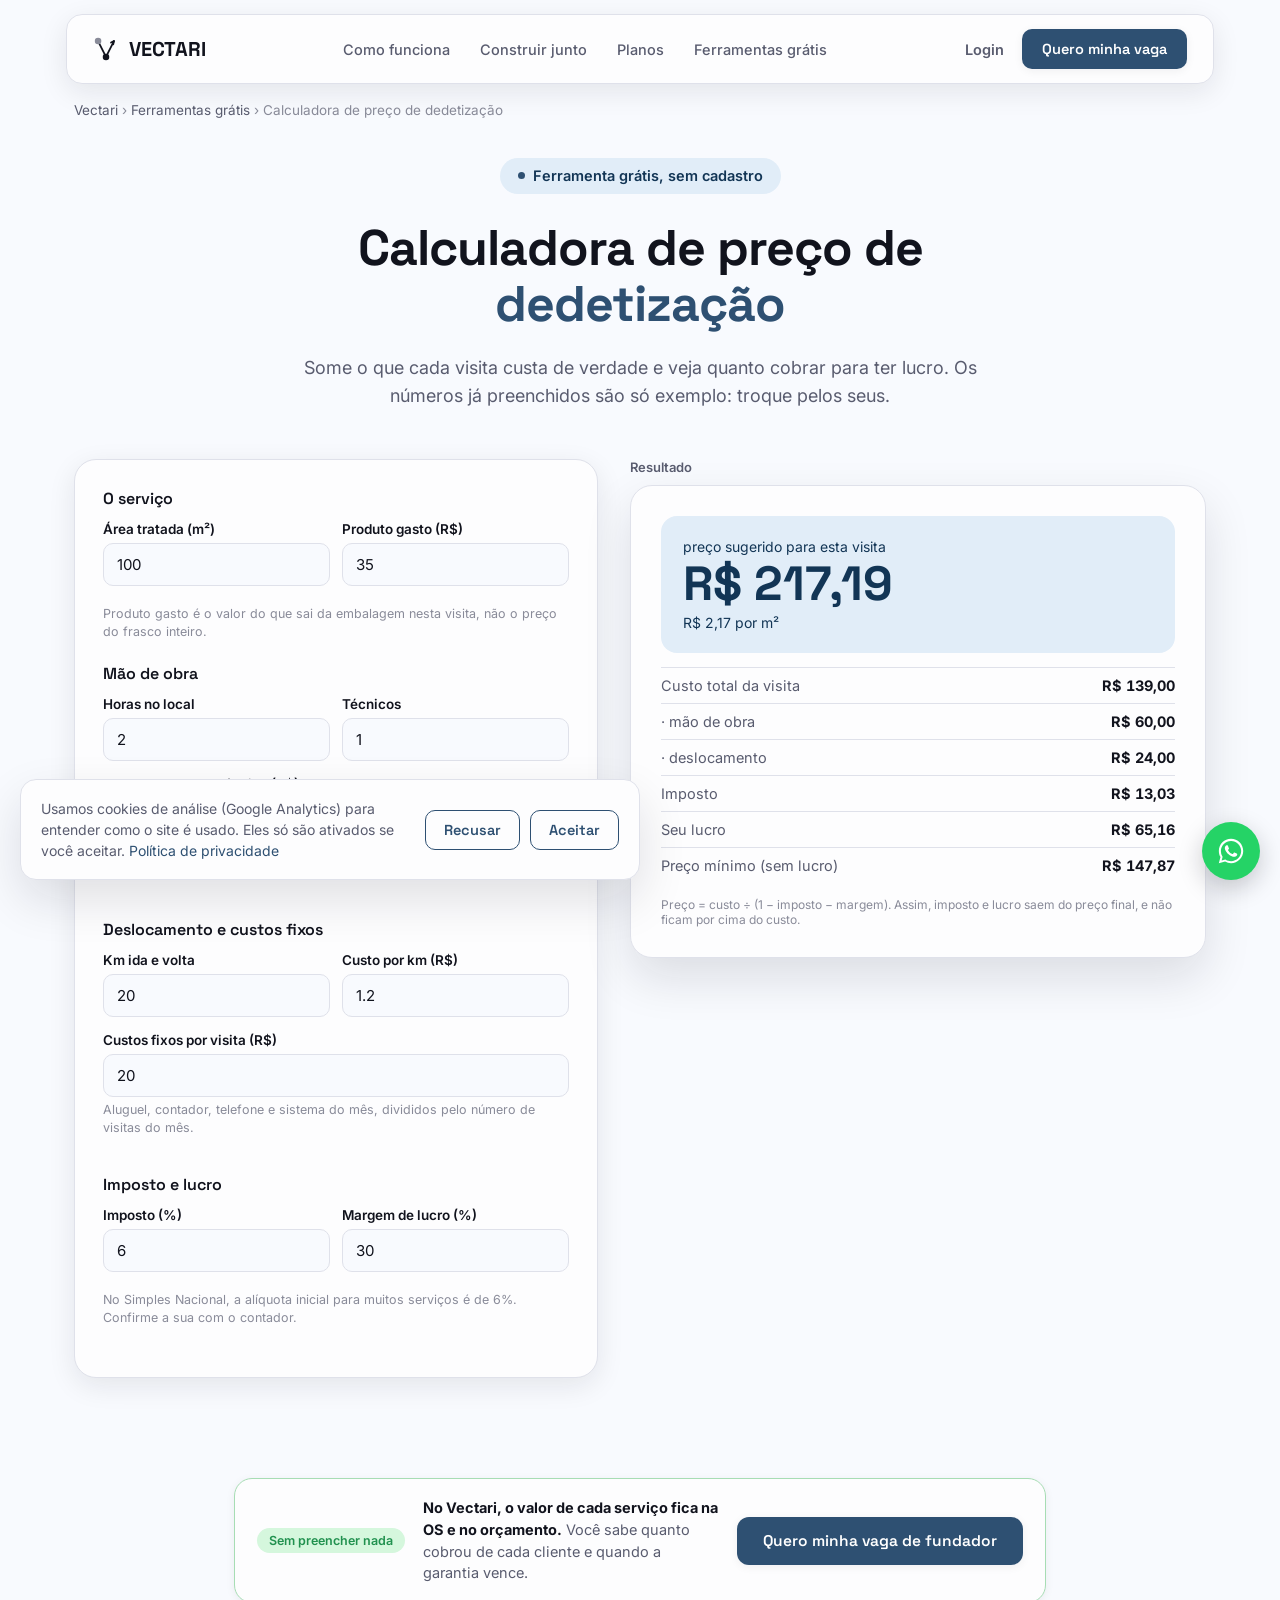
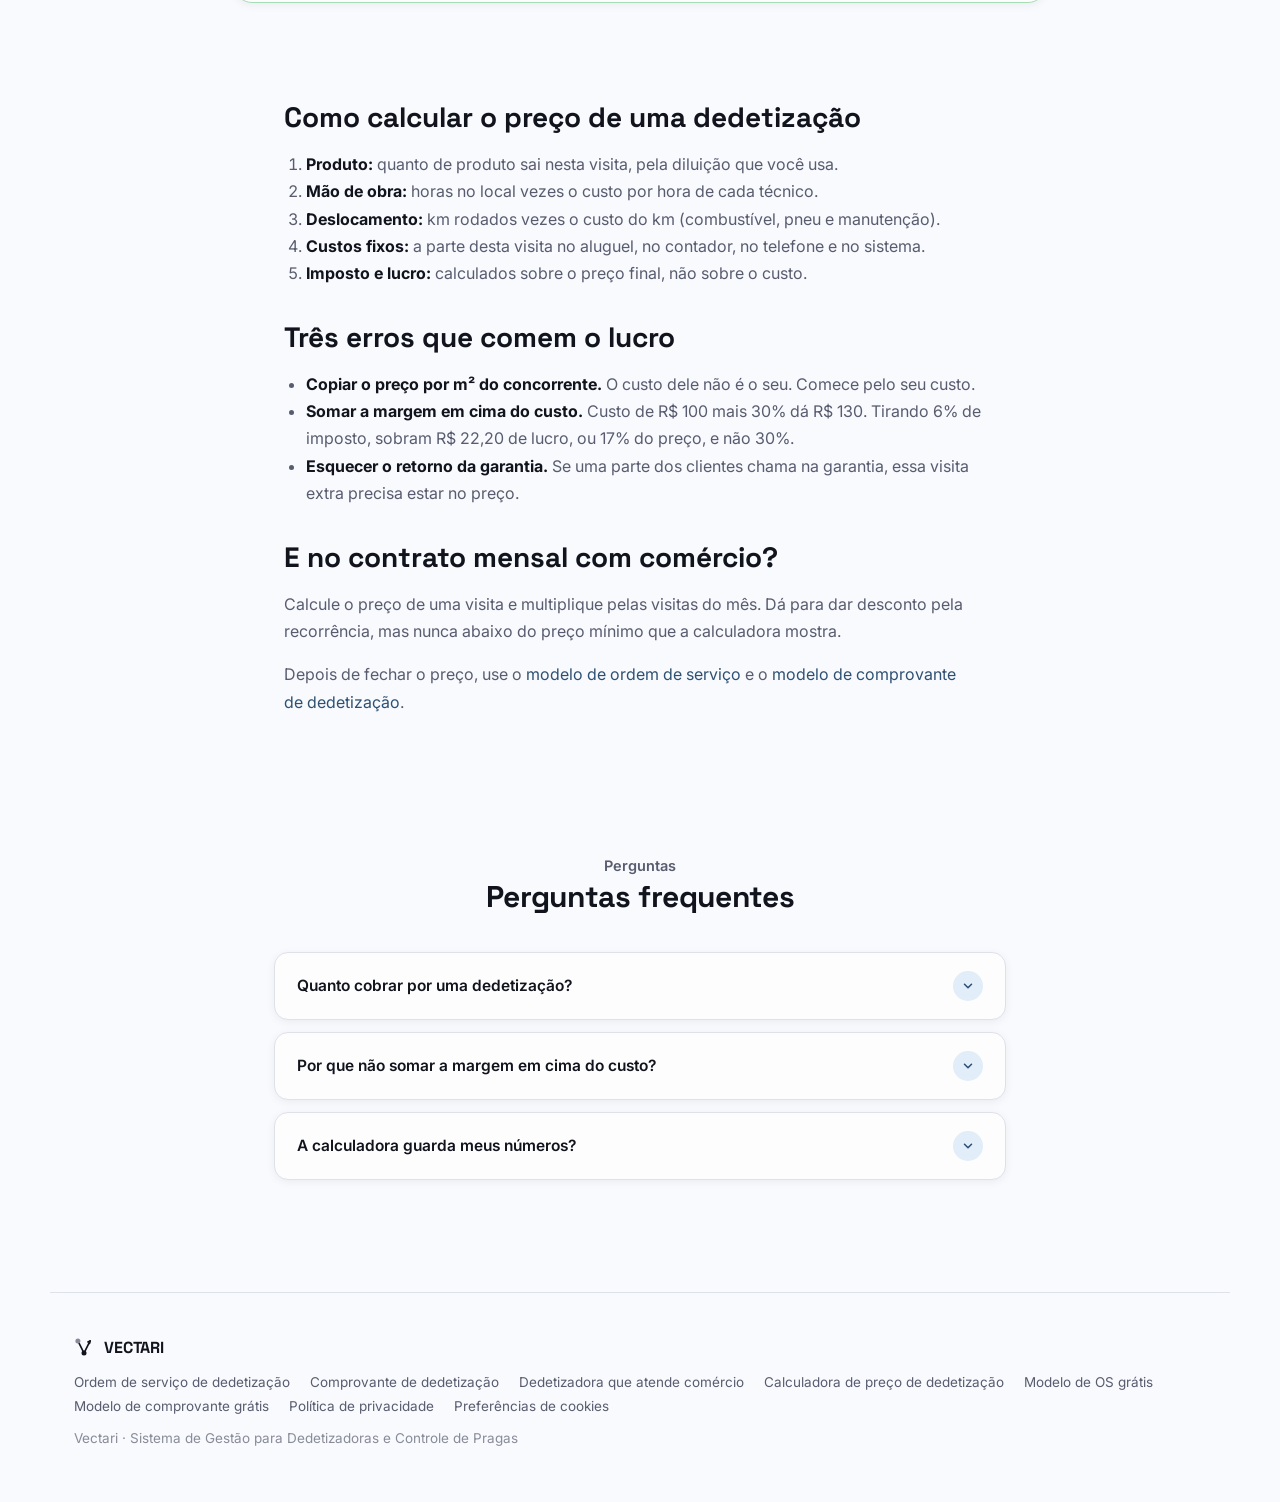
<file: calculadora-preco-dedetizacao/index.html>
<!doctype html>
<html lang="pt-BR">
  <head>
    <meta charset="UTF-8" />
    <meta name="viewport" content="width=device-width, initial-scale=1.0" />
    <!-- Consentimento (LGPD) + Google Tag Manager -->
    <!-- O GTM (e o GA4 dentro dele) só carrega depois que o visitante aceita os
         cookies de análise. A escolha fica em localStorage "vectari-consent";
         o banner e a revogação estão em script.js. -->
    <script>
      window.dataLayer = window.dataLayer || [];
      function gtag() {
        dataLayer.push(arguments);
      }
      gtag("consent", "default", {
        ad_storage: "denied",
        ad_user_data: "denied",
        ad_personalization: "denied",
        analytics_storage: "denied",
      });
      window.vectariLoadGTM = function () {
        if (window.vectariGTMLoaded) return;
        window.vectariGTMLoaded = true;
        gtag("consent", "update", { analytics_storage: "granted" });
        (function (w, d, s, l, i) {
          w[l] = w[l] || [];
          w[l].push({ "gtm.start": new Date().getTime(), event: "gtm.js" });
          var f = d.getElementsByTagName(s)[0],
            j = d.createElement(s),
            dl = l != "dataLayer" ? "&l=" + l : "";
          j.async = true;
          j.src = "https://www.googletagmanager.com/gtm.js?id=" + i + dl;
          f.parentNode.insertBefore(j, f);
        })(window, document, "script", "dataLayer", "GTM-P5W9NHG8");
      };
      try {
        if (localStorage.getItem("vectari-consent") === "granted") {
          window.vectariLoadGTM();
        }
      } catch (e) {}
    </script>
    <!-- End Consentimento + Google Tag Manager -->
    <title>Calculadora de preço de dedetização grátis | Vectari</title>
    <meta
      name="description"
      content="Calcule quanto cobrar por uma dedetização: produto, mão de obra, deslocamento, imposto e margem de lucro. Grátis, sem cadastro, com preço por m²."
    />
    <link rel="canonical" href="https://vectari.com.br/calculadora-preco-dedetizacao/" />
    <link rel="icon" href="/favicon.svg" type="image/svg+xml" />
    <meta property="og:type" content="article" />
    <meta property="og:locale" content="pt_BR" />
    <meta property="og:url" content="https://vectari.com.br/calculadora-preco-dedetizacao/" />
    <meta
      property="og:title"
      content="Calculadora de preço de dedetização grátis | Vectari"
    />
    <meta
      property="og:description"
      content="Calcule quanto cobrar por uma dedetização: produto, mão de obra, deslocamento, imposto e margem de lucro. Grátis, sem cadastro, com preço por m²."
    />
    <meta property="og:image" content="https://vectari.com.br/og-image.png" />
    <meta property="og:image:width" content="1200" />
    <meta property="og:image:height" content="630" />
    <meta name="twitter:card" content="summary_large_image" />
    <meta
      name="twitter:title"
      content="Calculadora de preço de dedetização grátis | Vectari"
    />
    <meta
      name="twitter:description"
      content="Calcule quanto cobrar por uma dedetização: produto, mão de obra, deslocamento, imposto e margem de lucro. Grátis, sem cadastro, com preço por m²."
    />
    <meta name="twitter:image" content="https://vectari.com.br/og-image.png" />
    <meta name="robots" content="index, follow" />
    <link rel="preconnect" href="https://fonts.googleapis.com" />
    <link rel="preconnect" href="https://fonts.gstatic.com" crossorigin />
    <link
      rel="preload"
      as="style"
      href="https://fonts.googleapis.com/css2?family=Space+Grotesk:wght@600;700&amp;family=Inter:wght@400;500;600;700&amp;family=Caveat:wght@700&amp;display=swap"
    />
    <link
      rel="stylesheet"
      href="https://fonts.googleapis.com/css2?family=Space+Grotesk:wght@600;700&amp;family=Inter:wght@400;500;600;700&amp;family=Caveat:wght@700&amp;display=swap"
      media="print"
      onload="this.media = 'all'"
    />
    <noscript
      ><link
        rel="stylesheet"
        href="https://fonts.googleapis.com/css2?family=Space+Grotesk:wght@600;700&amp;family=Inter:wght@400;500;600;700&amp;family=Caveat:wght@700&amp;display=swap"
    /></noscript>
    <script>
      document.documentElement.classList.add("js");
    </script>
    <link rel="stylesheet" href="/styles.css" />
    <script type="application/ld+json">
[
  {
    "@context": "https://schema.org",
    "@type": "BreadcrumbList",
    "itemListElement": [
      {
        "@type": "ListItem",
        "position": 1,
        "name": "Vectari",
        "item": "https://vectari.com.br/"
      },
      {
        "@type": "ListItem",
        "position": 2,
        "name": "Calculadora de preço de dedetização",
        "item": "https://vectari.com.br/calculadora-preco-dedetizacao/"
      }
    ]
  },
  {
    "@context": "https://schema.org",
    "@type": "WebApplication",
    "name": "Calculadora de preço de dedetização",
    "url": "https://vectari.com.br/calculadora-preco-dedetizacao/",
    "applicationCategory": "BusinessApplication",
    "operatingSystem": "Web",
    "isAccessibleForFree": true,
    "offers": {
      "@type": "Offer",
      "price": "0",
      "priceCurrency": "BRL"
    }
  },
  {
    "@context": "https://schema.org",
    "@type": "FAQPage",
    "mainEntity": [
      {
        "@type": "Question",
        "name": "Quanto cobrar por uma dedetização?",
        "acceptedAnswer": {
          "@type": "Answer",
          "text": "Depende do seu custo: produto, horas de técnico, deslocamento e custos fixos. Some tudo e divida por (1 − imposto − margem). A calculadora faz essa conta e mostra também o preço por m²."
        }
      },
      {
        "@type": "Question",
        "name": "Por que não somar a margem em cima do custo?",
        "acceptedAnswer": {
          "@type": "Answer",
          "text": "Porque o imposto incide sobre o preço final. Somando 30% em cima do custo, o lucro real fica perto de 17% com 6% de imposto."
        }
      },
      {
        "@type": "Question",
        "name": "A calculadora guarda meus números?",
        "acceptedAnswer": {
          "@type": "Answer",
          "text": "Não. A conta é feita no seu navegador e nada é enviado para o Vectari."
        }
      }
    ]
  }
]
    </script>
  </head>
  <body>
    <div class="site-header-wrap">
      <header class="site-header">
        <a class="logo" href="/" aria-label="Vectari, página inicial">
          <svg width="26" height="26" viewBox="0 0 72 72">
            <g
              stroke="var(--ink)"
              stroke-width="5"
              fill="none"
              stroke-linecap="round"
            >
              <line x1="14" y1="14" x2="36" y2="58" />
              <line x1="36" y1="58" x2="58" y2="14" />
            </g>
            <path
              d="M50 18 L58 14 L56 23"
              stroke="var(--ink)"
              stroke-width="5"
              fill="none"
              stroke-linecap="round"
              stroke-linejoin="round"
            />
            <circle cx="14" cy="14" r="9" fill="var(--ink-faint)" />
            <circle cx="36" cy="58" r="9" fill="var(--ink)" />
          </svg>
          VECTARI
        </a>
        <nav class="nav-links">
          <a href="/#como-funciona">Como funciona</a>
          <a href="/#construir-junto">Construir junto</a>
          <a href="/#planos">Planos</a>
          <a href="/#ferramentas">Ferramentas grátis</a>
        </nav>
        <div class="nav-cta">
          <a
            href="https://app.vectari.com.br/login"
            class="link-quiet"
            target="_blank"
            rel="noopener"
            >Login</a
          >
          <button onclick="ctaClick()" class="cta-btn">Quero minha vaga</button>
        </div>
      </header>
    </div>

    <main>
      <nav class="breadcrumb" aria-label="Você está em">
        <a href="/">Vectari</a> <span aria-hidden="true">›</span> <a href="/#ferramentas">Ferramentas grátis</a> <span aria-hidden="true">›</span> <span>Calculadora de preço de dedetização</span>
      </nav>
      <section class="page-hero">
        <div class="eyebrow"><span class="eyebrow-dot"></span>Ferramenta grátis, sem cadastro</div>
        <h1>Calculadora de preço de <span>dedetização</span></h1>
        <p class="subhead">Some o que cada visita custa de verdade e veja quanto cobrar para ter lucro. Os números já preenchidos são só exemplo: troque pelos seus.</p>
      </section>

      <section class="tool calc-tool">
        <form class="tool-form" data-calc novalidate>
          <fieldset><legend>O serviço</legend>
            <div class="field-row"><div class="field"><label for="c-area">Área tratada (m²)</label><input type="number" id="c-area" value="100" min="0" step="1" inputmode="decimal" /></div><div class="field"><label for="c-produto">Produto gasto (R$)</label><input type="number" id="c-produto" value="35" min="0" step="0.01" inputmode="decimal" /></div></div>
            <p class="field-hint">Produto gasto é o valor do que sai da embalagem nesta visita, não o preço do frasco inteiro.</p>
          </fieldset>
          <fieldset><legend>Mão de obra</legend>
            <div class="field-row"><div class="field"><label for="c-horas">Horas no local</label><input type="number" id="c-horas" value="2" min="0" step="0.25" inputmode="decimal" /></div><div class="field"><label for="c-tecnicos">Técnicos</label><input type="number" id="c-tecnicos" value="1" min="0" step="1" inputmode="decimal" /></div></div>
            <div class="field"><label for="c-custo-hora">Custo por hora do técnico (R$)</label><input type="number" id="c-custo-hora" value="30" min="0" step="0.01" inputmode="decimal" /><p class="field-hint">Divida o que o técnico custa no mês (salário, encargos, EPI) pelas horas trabalhadas.</p></div>
          </fieldset>
          <fieldset><legend>Deslocamento e custos fixos</legend>
            <div class="field-row"><div class="field"><label for="c-km">Km ida e volta</label><input type="number" id="c-km" value="20" min="0" step="1" inputmode="decimal" /></div><div class="field"><label for="c-custo-km">Custo por km (R$)</label><input type="number" id="c-custo-km" value="1.2" min="0" step="0.01" inputmode="decimal" /></div></div>
            <div class="field"><label for="c-fixo">Custos fixos por visita (R$)</label><input type="number" id="c-fixo" value="20" min="0" step="0.01" inputmode="decimal" /><p class="field-hint">Aluguel, contador, telefone e sistema do mês, divididos pelo número de visitas do mês.</p></div>
          </fieldset>
          <fieldset><legend>Imposto e lucro</legend>
            <div class="field-row"><div class="field"><label for="c-imposto">Imposto (%)</label><input type="number" id="c-imposto" value="6" min="0" step="0.1" inputmode="decimal" /></div><div class="field"><label for="c-margem">Margem de lucro (%)</label><input type="number" id="c-margem" value="30" min="0" step="1" inputmode="decimal" /></div></div>
            <p class="field-hint">No Simples Nacional, a alíquota inicial para muitos serviços é de 6%. Confirme a sua com o contador.</p>
          </fieldset>
        </form>

        <div class="tool-preview">
          <p class="tool-preview-label">Resultado</p>
          <div class="calc-box">
            <div class="calc-out" aria-live="polite">
              <span class="calc-small">preço sugerido para esta visita</span>
              <strong id="c-preco">—</strong>
              <span class="calc-small" id="c-m2"></span>
            </div>
            <p class="calc-warn" id="c-aviso" role="alert" hidden></p>
            <ul class="calc-breakdown">
              <li><span>Custo total da visita</span><b id="c-custo">—</b></li>
              <li><span>· mão de obra</span><b id="c-mao">—</b></li>
              <li><span>· deslocamento</span><b id="c-desloc">—</b></li>
              <li><span>Imposto</span><b id="c-imp">—</b></li>
              <li><span>Seu lucro</span><b id="c-lucro">—</b></li>
              <li><span>Preço mínimo (sem lucro)</span><b id="c-minimo">—</b></li>
            </ul>
            <p class="calc-note">Preço = custo ÷ (1 − imposto − margem). Assim, imposto e lucro saem do preço final, e não ficam por cima do custo.</p>
          </div>
        </div>
      </section>

      <div class="tool-cta" data-reveal>
        <div class="next-up">
          <span class="next-tag">Sem preencher nada</span>
          <p><b>No Vectari, o valor de cada serviço fica na OS e no orçamento.</b> Você sabe quanto cobrou de cada cliente e quando a garantia vence.</p>
          <button onclick="ctaClick()" class="cta-btn">Quero minha vaga de fundador</button>
        </div>
      </div>

      <article class="guide" data-reveal>
        <h2>Como calcular o preço de uma dedetização</h2>
        <ol>
          <li><strong>Produto:</strong> quanto de produto sai nesta visita, pela diluição que você usa.</li>
          <li><strong>Mão de obra:</strong> horas no local vezes o custo por hora de cada técnico.</li>
          <li><strong>Deslocamento:</strong> km rodados vezes o custo do km (combustível, pneu e manutenção).</li>
          <li><strong>Custos fixos:</strong> a parte desta visita no aluguel, no contador, no telefone e no sistema.</li>
          <li><strong>Imposto e lucro:</strong> calculados sobre o preço final, não sobre o custo.</li>
        </ol>
        <h2>Três erros que comem o lucro</h2>
        <ul>
          <li><strong>Copiar o preço por m² do concorrente.</strong> O custo dele não é o seu. Comece pelo seu custo.</li>
          <li><strong>Somar a margem em cima do custo.</strong> Custo de R$ 100 mais 30% dá R$ 130. Tirando 6% de imposto, sobram R$ 22,20 de lucro, ou 17% do preço, e não 30%.</li>
          <li><strong>Esquecer o retorno da garantia.</strong> Se uma parte dos clientes chama na garantia, essa visita extra precisa estar no preço.</li>
        </ul>
        <h2>E no contrato mensal com comércio?</h2>
        <p>Calcule o preço de uma visita e multiplique pelas visitas do mês. Dá para dar desconto pela recorrência, mas nunca abaixo do preço mínimo que a calculadora mostra.</p>
        <p>Depois de fechar o preço, use o <a href="/modelo-ordem-de-servico-dedetizacao/">modelo de ordem de serviço</a> e o <a href="/modelo-comprovante-dedetizacao/">modelo de comprovante de dedetização</a>.</p>
      </article>

      <section class="faq" data-stagger>
        <p class="kicker center">Perguntas</p>
        <h2>Perguntas frequentes</h2>
        <details>
          <summary>Quanto cobrar por uma dedetização?</summary>
          <p>Depende do seu custo: produto, horas de técnico, deslocamento e custos fixos. Some tudo e divida por (1 − imposto − margem). A calculadora faz essa conta e mostra também o preço por m².</p>
        </details>
        <details>
          <summary>Por que não somar a margem em cima do custo?</summary>
          <p>Porque o imposto incide sobre o preço final. Somando 30% em cima do custo, o lucro real fica perto de 17% com 6% de imposto.</p>
        </details>
        <details>
          <summary>A calculadora guarda meus números?</summary>
          <p>Não. A conta é feita no seu navegador e nada é enviado para o Vectari.</p>
        </details>
      </section>
    </main>

    <footer class="site-footer">
      <div class="logo">
        <svg width="20" height="20" viewBox="0 0 72 72">
          <g
            stroke="var(--ink)"
            stroke-width="6"
            fill="none"
            stroke-linecap="round"
          >
            <line x1="14" y1="14" x2="36" y2="58" />
            <line x1="36" y1="58" x2="58" y2="14" />
          </g>
          <path
            d="M50 18 L58 14 L56 23"
            stroke="var(--ink)"
            stroke-width="6"
            fill="none"
            stroke-linecap="round"
            stroke-linejoin="round"
          />
          <circle cx="14" cy="14" r="9" fill="var(--ink-faint)" />
          <circle cx="36" cy="58" r="9" fill="var(--ink)" />
        </svg>
        VECTARI
      </div>
      <nav class="footer-links" aria-label="Conteúdos">
        <a href="/ordem-de-servico-dedetizacao/">Ordem de serviço de dedetização</a>
        <a href="/comprovante-de-dedetizacao/">Comprovante de dedetização</a>
        <a href="/sistema-para-dedetizadora-que-atende-comercio/">Dedetizadora que atende comércio</a>
        <a href="/calculadora-preco-dedetizacao/">Calculadora de preço de dedetização</a>
        <a href="/modelo-ordem-de-servico-dedetizacao/">Modelo de OS grátis</a>
        <a href="/modelo-comprovante-dedetizacao/">Modelo de comprovante grátis</a>
        <a href="/politica-de-privacidade/">Política de privacidade</a>
        <button type="button" class="link-button" data-cookie-prefs>Preferências de cookies</button>
      </nav>
      <p>Vectari · Sistema de Gestão para Dedetizadoras e Controle de Pragas</p>
    </footer>

    <!-- Modal de captura de ICP — exibido antes de abrir o WhatsApp (ver script.js) -->
    <div class="modal-overlay" id="lead-modal" hidden>
      <div
        class="modal-card"
        role="dialog"
        aria-modal="true"
        aria-labelledby="lead-modal-title"
      >
        <button
          type="button"
          class="modal-close"
          id="lead-modal-close"
          aria-label="Fechar"
        >
          <svg
            width="18"
            height="18"
            viewBox="0 0 24 24"
            fill="none"
            stroke="currentColor"
            stroke-width="2.2"
            stroke-linecap="round"
          >
            <path d="M6 6l12 12M18 6L6 18" />
          </svg>
        </button>
        <span class="section-label">ACESSO ANTECIPADO</span>
        <h2 id="lead-modal-title">
          Antes da conversa, conta rapidinho como está a sua dedetizadora
        </h2>
        <p class="modal-sub">
          Leva 20 segundos. Aí a conversa no WhatsApp já começa pelos seus
          contratos.
        </p>

        <form id="lead-form" novalidate>
          <div class="modal-fields">
            <div class="field">
              <label for="lead-empresa"
                >Nome da dedetizadora <small>(opcional)</small></label
              >
              <input
                type="text"
                id="lead-empresa"
                name="empresa"
                autocomplete="organization"
                placeholder="Ex.: Nome Empresa"
              />
            </div>

            <div class="field">
              <label for="lead-cidade">Cidade / região</label>
              <input
                type="text"
                id="lead-cidade"
                name="cidade"
                autocomplete="address-level2"
                placeholder="Ex.: João Pessoa"
              />
            </div>

            <div class="field">
              <label for="lead-clientes"
                >Quantos contratos mensais com comércio você tem hoje?</label
              >
              <select id="lead-clientes" name="clientes">
                <option value="">Selecione…</option>
                <option value="Nenhum ainda">Nenhum ainda</option>
                <option value="1 a 3">1 a 3</option>
                <option value="4 a 10">4 a 10</option>
                <option value="Mais de 10">Mais de 10</option>
              </select>
            </div>

            <div class="field">
              <label for="lead-equipe"
                >Quantas pessoas trabalham na empresa (incluindo você)?</label
              >
              <select id="lead-equipe" name="equipe">
                <option value="">Selecione…</option>
                <option value="Só eu">Só eu</option>
                <option value="2 a 3">2 a 3</option>
                <option value="4 a 6">4 a 6</option>
                <option value="7 ou mais">7 ou mais</option>
              </select>
            </div>

            <div class="field">
              <label for="lead-organizacao"
                >Onde ficam hoje os certificados e o histórico das
                visitas?</label
              >
              <select id="lead-organizacao" name="organizacao">
                <option value="">Selecione…</option>
                <option value="WhatsApp, planilha e Word">
                  WhatsApp, planilha e Word
                </option>
                <option value="Papel">Papel</option>
                <option value="Outro sistema">Outro sistema</option>
                <option value="Nada fixo">Nada fixo</option>
              </select>
            </div>

            <div class="field" id="campo-sistema" hidden>
              <label for="lead-sistema">Qual sistema você usa hoje?</label>
              <input
                type="text"
                id="lead-sistema"
                name="sistema"
                autocomplete="off"
                placeholder="Ex.: nome do sistema"
              />
            </div>
          </div>

          <p class="form-error" id="lead-erro" role="alert" hidden></p>
          <button type="submit" class="cta-btn block">
            Continuar no WhatsApp
          </button>
          <p class="modal-foot">
            Seus dados vão direto na mensagem do WhatsApp. Não guardamos nada
            aqui.
          </p>
        </form>
      </div>
    </div>

    <a
      class="wa-float"
      href="https://wa.me/5583999188018?text=Ol%C3%A1!%20Vim%20pelo%20site%20do%20Vectari."
      target="_blank"
      rel="noopener"
      aria-label="Falar com o Fundador no WhatsApp"
      title="Falar com o Fundador no WhatsApp"
      onclick="
        window.dataLayer = window.dataLayer || [];
        window.dataLayer.push({ event: 'whatsapp_float_click' });
      "
    >
      <svg viewBox="0 0 32 32" width="30" height="30" aria-hidden="true">
        <path
          fill="currentColor"
          d="M16.04 3C8.86 3 3.03 8.82 3.03 16c0 2.29.6 4.53 1.75 6.5L3 29l6.68-1.75A12.95 12.95 0 0 0 16.04 29C23.2 29 29.03 23.18 29.03 16S23.2 3 16.04 3zm0 23.8c-2 0-3.95-.54-5.65-1.55l-.4-.24-3.97 1.04 1.06-3.86-.26-.4A10.76 10.76 0 0 1 5.22 16c0-5.96 4.85-10.8 10.82-10.8 5.96 0 10.8 4.84 10.8 10.8 0 5.97-4.84 10.8-10.8 10.8zm5.93-8.09c-.33-.16-1.93-.95-2.23-1.06-.3-.11-.52-.16-.73.17-.22.32-.84 1.05-1.03 1.27-.19.22-.38.24-.7.08-.33-.16-1.38-.51-2.62-1.62-.97-.86-1.62-1.93-1.81-2.25-.19-.33-.02-.5.14-.66.15-.15.33-.38.49-.57.16-.19.22-.33.33-.54.11-.22.05-.41-.03-.57-.08-.16-.73-1.76-1-2.41-.27-.63-.53-.55-.73-.56h-.62c-.22 0-.57.08-.87.41-.3.32-1.14 1.11-1.14 2.71s1.17 3.15 1.33 3.36c.16.22 2.3 3.5 5.56 4.91.78.34 1.39.54 1.86.69.78.25 1.49.21 2.05.13.63-.09 1.93-.79 2.2-1.55.27-.76.27-1.41.19-1.55-.08-.13-.3-.21-.62-.38z"
        />
      </svg>
    </a>

    <script src="/script.js" defer></script>
    <script src="/tools.js" defer></script>
  </body>
</html>
</file>
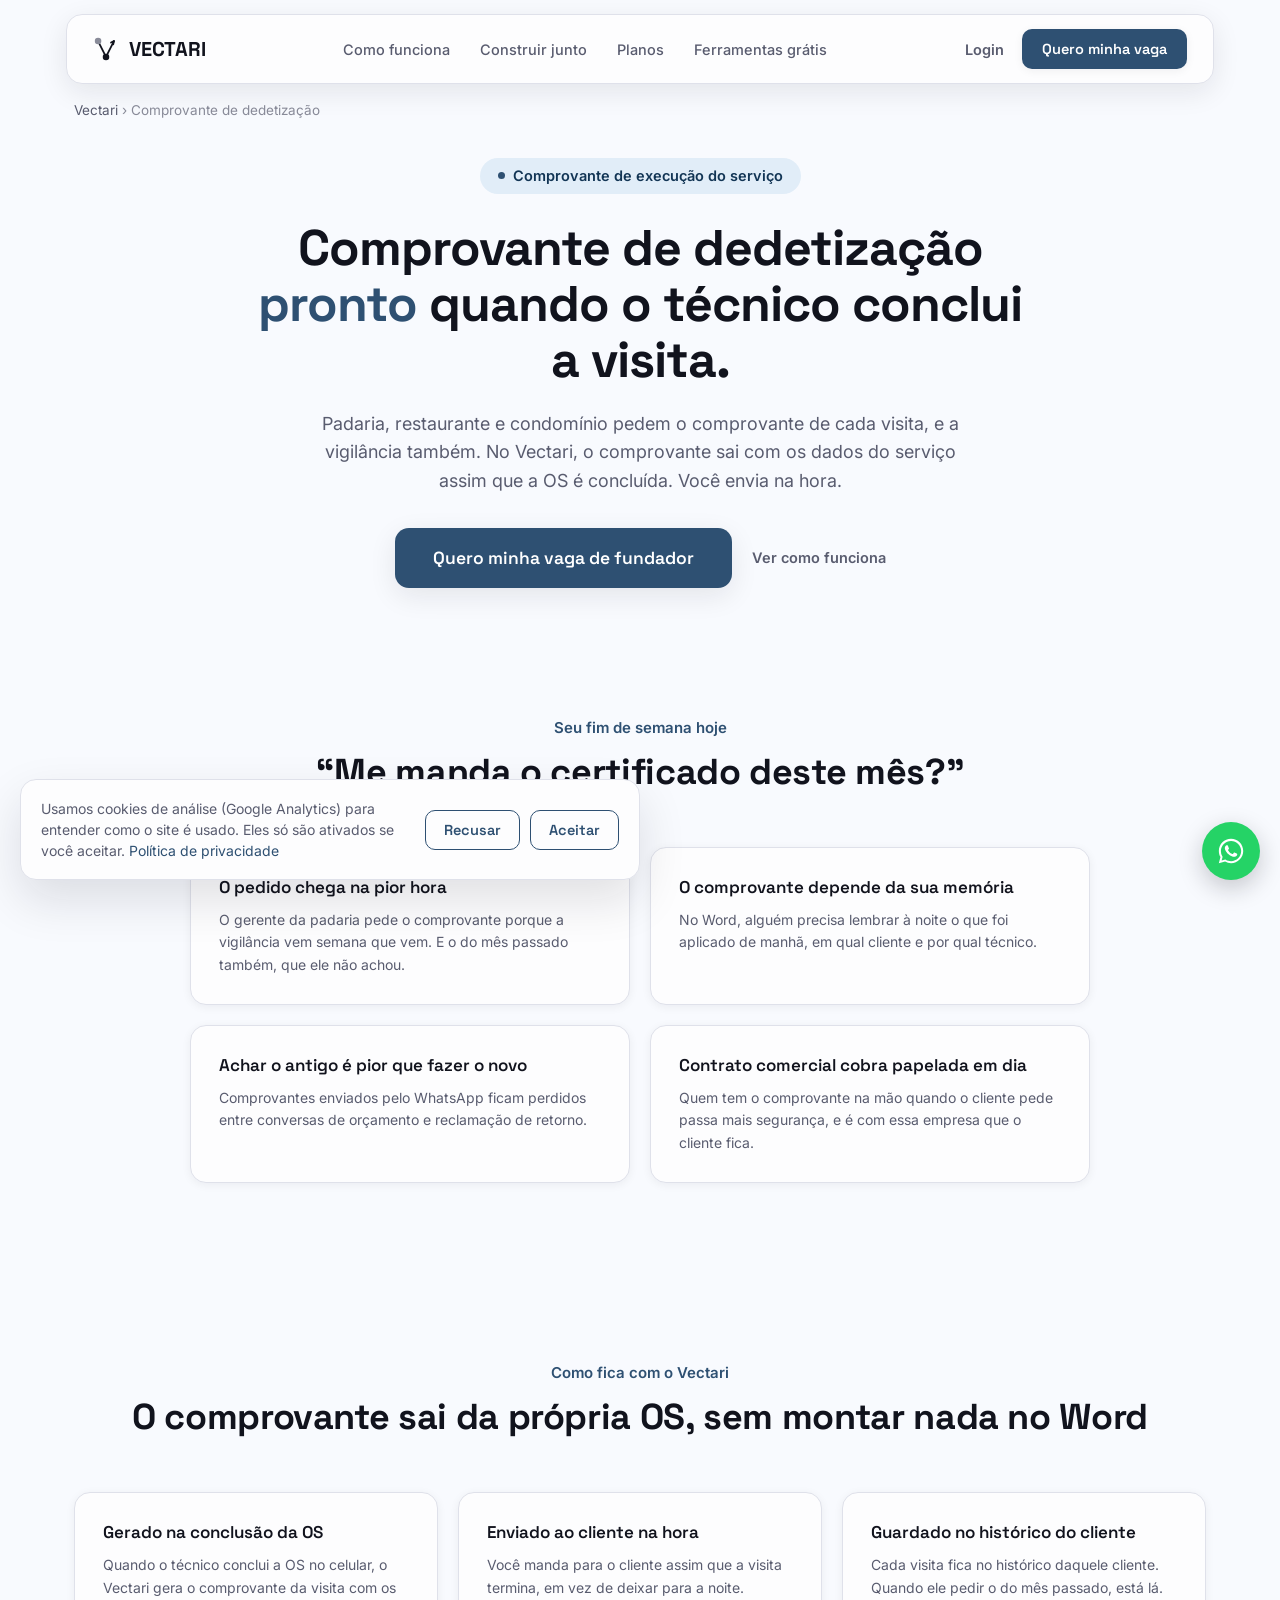
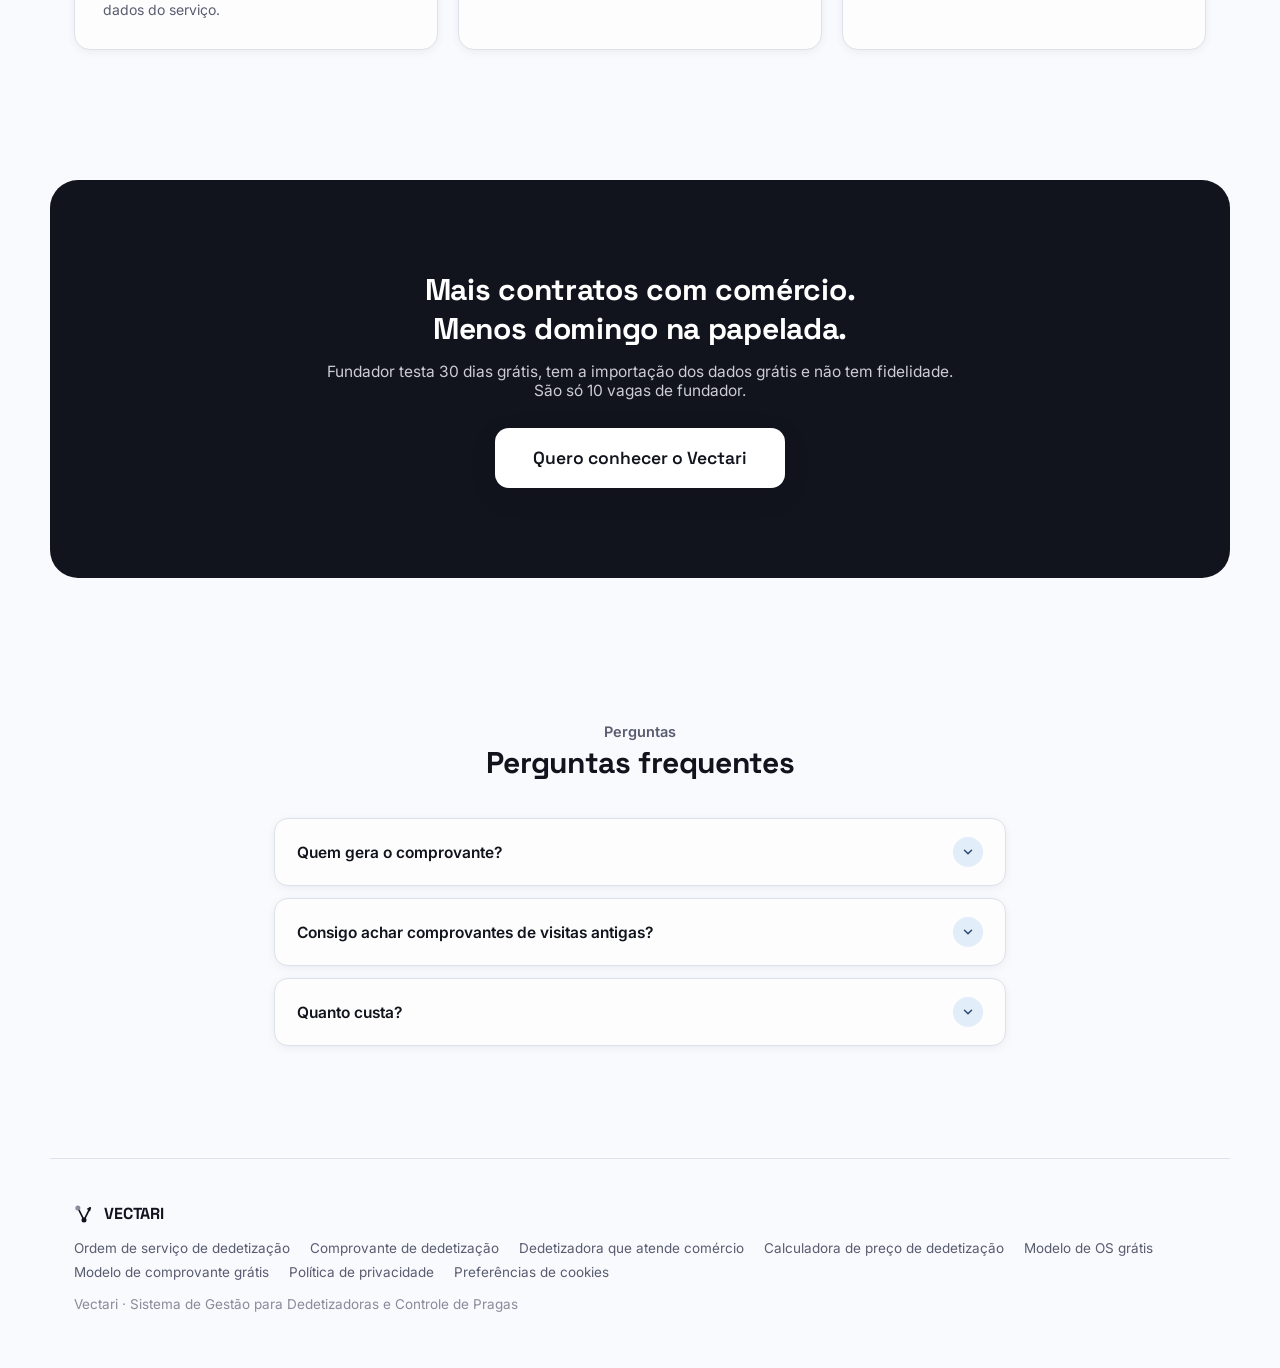
<file: comprovante-de-dedetizacao/index.html>
<!doctype html>
<html lang="pt-BR">
  <head>
    <meta charset="UTF-8" />
    <meta name="viewport" content="width=device-width, initial-scale=1.0" />
    <!-- Consentimento (LGPD) + Google Tag Manager -->
    <!-- O GTM (e o GA4 dentro dele) só carrega depois que o visitante aceita os
         cookies de análise. A escolha fica em localStorage "vectari-consent";
         o banner e a revogação estão em script.js. -->
    <script>
      window.dataLayer = window.dataLayer || [];
      function gtag() {
        dataLayer.push(arguments);
      }
      gtag("consent", "default", {
        ad_storage: "denied",
        ad_user_data: "denied",
        ad_personalization: "denied",
        analytics_storage: "denied",
      });
      window.vectariLoadGTM = function () {
        if (window.vectariGTMLoaded) return;
        window.vectariGTMLoaded = true;
        gtag("consent", "update", { analytics_storage: "granted" });
        (function (w, d, s, l, i) {
          w[l] = w[l] || [];
          w[l].push({ "gtm.start": new Date().getTime(), event: "gtm.js" });
          var f = d.getElementsByTagName(s)[0],
            j = d.createElement(s),
            dl = l != "dataLayer" ? "&l=" + l : "";
          j.async = true;
          j.src = "https://www.googletagmanager.com/gtm.js?id=" + i + dl;
          f.parentNode.insertBefore(j, f);
        })(window, document, "script", "dataLayer", "GTM-P5W9NHG8");
      };
      try {
        if (localStorage.getItem("vectari-consent") === "granted") {
          window.vectariLoadGTM();
        }
      } catch (e) {}
    </script>
    <!-- End Consentimento + Google Tag Manager -->
    <title>Comprovante de dedetização pronto no fim da visita | Vectari</title>
    <meta
      name="description"
      content="Pare de montar comprovante de dedetização no Word à noite. No Vectari, o técnico conclui a OS no celular e o comprovante da visita sai pronto para enviar ao cliente."
    />
    <link rel="canonical" href="https://vectari.com.br/comprovante-de-dedetizacao/" />
    <link rel="icon" href="/favicon.svg" type="image/svg+xml" />
    <meta property="og:type" content="article" />
    <meta property="og:locale" content="pt_BR" />
    <meta property="og:url" content="https://vectari.com.br/comprovante-de-dedetizacao/" />
    <meta
      property="og:title"
      content="Comprovante de dedetização pronto no fim da visita | Vectari"
    />
    <meta
      property="og:description"
      content="Pare de montar comprovante de dedetização no Word à noite. No Vectari, o técnico conclui a OS no celular e o comprovante da visita sai pronto para enviar ao cliente."
    />
    <meta property="og:image" content="https://vectari.com.br/og-image.png" />
    <meta property="og:image:width" content="1200" />
    <meta property="og:image:height" content="630" />
    <meta name="twitter:card" content="summary_large_image" />
    <meta
      name="twitter:title"
      content="Comprovante de dedetização pronto no fim da visita | Vectari"
    />
    <meta
      name="twitter:description"
      content="Pare de montar comprovante de dedetização no Word à noite. No Vectari, o técnico conclui a OS no celular e o comprovante da visita sai pronto para enviar ao cliente."
    />
    <meta name="twitter:image" content="https://vectari.com.br/og-image.png" />
    <meta name="robots" content="index, follow" />
    <link rel="preconnect" href="https://fonts.googleapis.com" />
    <link rel="preconnect" href="https://fonts.gstatic.com" crossorigin />
    <link
      rel="preload"
      as="style"
      href="https://fonts.googleapis.com/css2?family=Space+Grotesk:wght@600;700&amp;family=Inter:wght@400;500;600;700&amp;family=Caveat:wght@700&amp;display=swap"
    />
    <link
      rel="stylesheet"
      href="https://fonts.googleapis.com/css2?family=Space+Grotesk:wght@600;700&amp;family=Inter:wght@400;500;600;700&amp;family=Caveat:wght@700&amp;display=swap"
      media="print"
      onload="this.media = 'all'"
    />
    <noscript
      ><link
        rel="stylesheet"
        href="https://fonts.googleapis.com/css2?family=Space+Grotesk:wght@600;700&amp;family=Inter:wght@400;500;600;700&amp;family=Caveat:wght@700&amp;display=swap"
    /></noscript>
    <script>
      document.documentElement.classList.add("js");
    </script>
    <link rel="stylesheet" href="/styles.css" />
    <script type="application/ld+json">
[
  {
    "@context": "https://schema.org",
    "@type": "BreadcrumbList",
    "itemListElement": [
      {
        "@type": "ListItem",
        "position": 1,
        "name": "Vectari",
        "item": "https://vectari.com.br/"
      },
      {
        "@type": "ListItem",
        "position": 2,
        "name": "Comprovante de dedetização",
        "item": "https://vectari.com.br/comprovante-de-dedetizacao/"
      }
    ]
  },
  {
    "@context": "https://schema.org",
    "@type": "FAQPage",
    "mainEntity": [
      {
        "@type": "Question",
        "name": "Quem gera o comprovante?",
        "acceptedAnswer": {
          "@type": "Answer",
          "text": "O próprio Vectari, quando o técnico conclui a ordem de serviço. Não é preciso montar documento à parte."
        }
      },
      {
        "@type": "Question",
        "name": "Consigo achar comprovantes de visitas antigas?",
        "acceptedAnswer": {
          "@type": "Answer",
          "text": "Sim. Cada visita concluída fica no histórico do cliente, com a data e a garantia."
        }
      },
      {
        "@type": "Question",
        "name": "Quanto custa?",
        "acceptedAnswer": {
          "@type": "Answer",
          "text": "São dois planos: Solo, R$ 97 por mês para 1 a 2 usuários, e Equipe, R$ 247 por mês para até 8 usuários. Quem entra como fundador testa 30 dias de graça e paga R$ 97 por mês no plano Equipe, com o preço travado por 12 meses. Sem fidelidade."
        }
      }
    ]
  }
]
    </script>
  </head>
  <body>
    <div class="site-header-wrap">
      <header class="site-header">
        <a class="logo" href="/" aria-label="Vectari, página inicial">
          <svg width="26" height="26" viewBox="0 0 72 72">
            <g
              stroke="var(--ink)"
              stroke-width="5"
              fill="none"
              stroke-linecap="round"
            >
              <line x1="14" y1="14" x2="36" y2="58" />
              <line x1="36" y1="58" x2="58" y2="14" />
            </g>
            <path
              d="M50 18 L58 14 L56 23"
              stroke="var(--ink)"
              stroke-width="5"
              fill="none"
              stroke-linecap="round"
              stroke-linejoin="round"
            />
            <circle cx="14" cy="14" r="9" fill="var(--ink-faint)" />
            <circle cx="36" cy="58" r="9" fill="var(--ink)" />
          </svg>
          VECTARI
        </a>
        <nav class="nav-links">
          <a href="/#como-funciona">Como funciona</a>
          <a href="/#construir-junto">Construir junto</a>
          <a href="/#planos">Planos</a>
          <a href="/#ferramentas">Ferramentas grátis</a>
        </nav>
        <div class="nav-cta">
          <a
            href="https://app.vectari.com.br/login"
            class="link-quiet"
            target="_blank"
            rel="noopener"
            >Login</a
          >
          <button onclick="ctaClick()" class="cta-btn">Quero minha vaga</button>
        </div>
      </header>
    </div>

    <main>
      <nav class="breadcrumb" aria-label="Você está em">
        <a href="/">Vectari</a> <span aria-hidden="true">›</span> <span>Comprovante de dedetização</span>
      </nav>
      <section class="page-hero">
        <div class="eyebrow"><span class="eyebrow-dot"></span>Comprovante de execução do serviço</div>
        <h1>Comprovante de dedetização <span>pronto</span> quando o técnico conclui a visita.</h1>
        <p class="subhead">Padaria, restaurante e condomínio pedem o comprovante de cada visita, e a vigilância também. No Vectari, o comprovante sai com os dados do serviço assim que a OS é concluída. Você envia na hora.</p>
        <div class="page-hero-actions">
          <button onclick="ctaClick()" class="cta-btn large">Quero minha vaga de fundador</button>
          <a href="/#como-funciona" class="link-quiet">Ver como funciona</a>
        </div>
      </section>

      <section class="features" data-reveal>
        <p class="kicker center">Seu fim de semana hoje</p>
        <h2>“Me manda o certificado deste mês?”</h2>
        <div class="feature-grid two" data-stagger>
          <div class="feature-card">
            <h3>O pedido chega na pior hora</h3>
            <p>O gerente da padaria pede o comprovante porque a vigilância vem semana que vem. E o do mês passado também, que ele não achou.</p>
          </div>
          <div class="feature-card">
            <h3>O comprovante depende da sua memória</h3>
            <p>No Word, alguém precisa lembrar à noite o que foi aplicado de manhã, em qual cliente e por qual técnico.</p>
          </div>
          <div class="feature-card">
            <h3>Achar o antigo é pior que fazer o novo</h3>
            <p>Comprovantes enviados pelo WhatsApp ficam perdidos entre conversas de orçamento e reclamação de retorno.</p>
          </div>
          <div class="feature-card">
            <h3>Contrato comercial cobra papelada em dia</h3>
            <p>Quem tem o comprovante na mão quando o cliente pede passa mais segurança, e é com essa empresa que o cliente fica.</p>
          </div>
        </div>
      </section>

      <section class="features" data-reveal>
        <p class="kicker center">Como fica com o Vectari</p>
        <h2>O comprovante sai da própria OS, sem montar nada no Word</h2>
        <div class="feature-grid" data-stagger>
          <div class="feature-card">
            <h3>Gerado na conclusão da OS</h3>
            <p>Quando o técnico conclui a OS no celular, o Vectari gera o comprovante da visita com os dados do serviço.</p>
          </div>
          <div class="feature-card">
            <h3>Enviado ao cliente na hora</h3>
            <p>Você manda para o cliente assim que a visita termina, em vez de deixar para a noite.</p>
          </div>
          <div class="feature-card">
            <h3>Guardado no histórico do cliente</h3>
            <p>Cada visita fica no histórico daquele cliente. Quando ele pedir o do mês passado, está lá.</p>
          </div>
        </div>
      </section>

      <section class="final-cta" data-reveal>
        <h2>
          Mais contratos com comércio.<br />
          Menos domingo na papelada.
        </h2>
        <p>
          Fundador testa 30 dias grátis, tem a importação dos dados grátis e não tem fidelidade.<br />
          São só 10 vagas de fundador.
        </p>
        <button onclick="ctaClick()" class="cta-btn large on-dark">
          Quero conhecer o Vectari
        </button>
      </section>

      <section class="faq" data-stagger>
        <p class="kicker center">Perguntas</p>
        <h2>Perguntas frequentes</h2>
        <details>
          <summary>Quem gera o comprovante?</summary>
          <p>O próprio Vectari, quando o técnico conclui a ordem de serviço. Não é preciso montar documento à parte.</p>
        </details>
        <details>
          <summary>Consigo achar comprovantes de visitas antigas?</summary>
          <p>Sim. Cada visita concluída fica no histórico do cliente, com a data e a garantia.</p>
        </details>
        <details>
          <summary>Quanto custa?</summary>
          <p>São dois planos: Solo, R$ 97 por mês para 1 a 2 usuários, e Equipe, R$ 247 por mês para até 8 usuários. Quem entra como fundador testa 30 dias de graça e paga R$ 97 por mês no plano Equipe, com o preço travado por 12 meses. Sem fidelidade.</p>
        </details>
      </section>
    </main>

    <footer class="site-footer">
      <div class="logo">
        <svg width="20" height="20" viewBox="0 0 72 72">
          <g
            stroke="var(--ink)"
            stroke-width="6"
            fill="none"
            stroke-linecap="round"
          >
            <line x1="14" y1="14" x2="36" y2="58" />
            <line x1="36" y1="58" x2="58" y2="14" />
          </g>
          <path
            d="M50 18 L58 14 L56 23"
            stroke="var(--ink)"
            stroke-width="6"
            fill="none"
            stroke-linecap="round"
            stroke-linejoin="round"
          />
          <circle cx="14" cy="14" r="9" fill="var(--ink-faint)" />
          <circle cx="36" cy="58" r="9" fill="var(--ink)" />
        </svg>
        VECTARI
      </div>
      <nav class="footer-links" aria-label="Conteúdos">
        <a href="/ordem-de-servico-dedetizacao/">Ordem de serviço de dedetização</a>
        <a href="/comprovante-de-dedetizacao/">Comprovante de dedetização</a>
        <a href="/sistema-para-dedetizadora-que-atende-comercio/">Dedetizadora que atende comércio</a>
        <a href="/calculadora-preco-dedetizacao/">Calculadora de preço de dedetização</a>
        <a href="/modelo-ordem-de-servico-dedetizacao/">Modelo de OS grátis</a>
        <a href="/modelo-comprovante-dedetizacao/">Modelo de comprovante grátis</a>
        <a href="/politica-de-privacidade/">Política de privacidade</a>
        <button type="button" class="link-button" data-cookie-prefs>Preferências de cookies</button>
      </nav>
      <p>Vectari · Sistema de Gestão para Dedetizadoras e Controle de Pragas</p>
    </footer>

    <!-- Modal de captura de ICP — exibido antes de abrir o WhatsApp (ver script.js) -->
    <div class="modal-overlay" id="lead-modal" hidden>
      <div
        class="modal-card"
        role="dialog"
        aria-modal="true"
        aria-labelledby="lead-modal-title"
      >
        <button
          type="button"
          class="modal-close"
          id="lead-modal-close"
          aria-label="Fechar"
        >
          <svg
            width="18"
            height="18"
            viewBox="0 0 24 24"
            fill="none"
            stroke="currentColor"
            stroke-width="2.2"
            stroke-linecap="round"
          >
            <path d="M6 6l12 12M18 6L6 18" />
          </svg>
        </button>
        <span class="section-label">ACESSO ANTECIPADO</span>
        <h2 id="lead-modal-title">
          Antes da conversa, conta rapidinho como está a sua dedetizadora
        </h2>
        <p class="modal-sub">
          Leva 20 segundos. Aí a conversa no WhatsApp já começa pelos seus
          contratos.
        </p>

        <form id="lead-form" novalidate>
          <div class="modal-fields">
            <div class="field">
              <label for="lead-empresa"
                >Nome da dedetizadora <small>(opcional)</small></label
              >
              <input
                type="text"
                id="lead-empresa"
                name="empresa"
                autocomplete="organization"
                placeholder="Ex.: Nome Empresa"
              />
            </div>

            <div class="field">
              <label for="lead-cidade">Cidade / região</label>
              <input
                type="text"
                id="lead-cidade"
                name="cidade"
                autocomplete="address-level2"
                placeholder="Ex.: João Pessoa"
              />
            </div>

            <div class="field">
              <label for="lead-clientes"
                >Quantos contratos mensais com comércio você tem hoje?</label
              >
              <select id="lead-clientes" name="clientes">
                <option value="">Selecione…</option>
                <option value="Nenhum ainda">Nenhum ainda</option>
                <option value="1 a 3">1 a 3</option>
                <option value="4 a 10">4 a 10</option>
                <option value="Mais de 10">Mais de 10</option>
              </select>
            </div>

            <div class="field">
              <label for="lead-equipe"
                >Quantas pessoas trabalham na empresa (incluindo você)?</label
              >
              <select id="lead-equipe" name="equipe">
                <option value="">Selecione…</option>
                <option value="Só eu">Só eu</option>
                <option value="2 a 3">2 a 3</option>
                <option value="4 a 6">4 a 6</option>
                <option value="7 ou mais">7 ou mais</option>
              </select>
            </div>

            <div class="field">
              <label for="lead-organizacao"
                >Onde ficam hoje os certificados e o histórico das
                visitas?</label
              >
              <select id="lead-organizacao" name="organizacao">
                <option value="">Selecione…</option>
                <option value="WhatsApp, planilha e Word">
                  WhatsApp, planilha e Word
                </option>
                <option value="Papel">Papel</option>
                <option value="Outro sistema">Outro sistema</option>
                <option value="Nada fixo">Nada fixo</option>
              </select>
            </div>

            <div class="field" id="campo-sistema" hidden>
              <label for="lead-sistema">Qual sistema você usa hoje?</label>
              <input
                type="text"
                id="lead-sistema"
                name="sistema"
                autocomplete="off"
                placeholder="Ex.: nome do sistema"
              />
            </div>
          </div>

          <p class="form-error" id="lead-erro" role="alert" hidden></p>
          <button type="submit" class="cta-btn block">
            Continuar no WhatsApp
          </button>
          <p class="modal-foot">
            Seus dados vão direto na mensagem do WhatsApp. Não guardamos nada
            aqui.
          </p>
        </form>
      </div>
    </div>

    <a
      class="wa-float"
      href="https://wa.me/5583999188018?text=Ol%C3%A1!%20Vim%20pelo%20site%20do%20Vectari."
      target="_blank"
      rel="noopener"
      aria-label="Falar com o Fundador no WhatsApp"
      title="Falar com o Fundador no WhatsApp"
      onclick="
        window.dataLayer = window.dataLayer || [];
        window.dataLayer.push({ event: 'whatsapp_float_click' });
      "
    >
      <svg viewBox="0 0 32 32" width="30" height="30" aria-hidden="true">
        <path
          fill="currentColor"
          d="M16.04 3C8.86 3 3.03 8.82 3.03 16c0 2.29.6 4.53 1.75 6.5L3 29l6.68-1.75A12.95 12.95 0 0 0 16.04 29C23.2 29 29.03 23.18 29.03 16S23.2 3 16.04 3zm0 23.8c-2 0-3.95-.54-5.65-1.55l-.4-.24-3.97 1.04 1.06-3.86-.26-.4A10.76 10.76 0 0 1 5.22 16c0-5.96 4.85-10.8 10.82-10.8 5.96 0 10.8 4.84 10.8 10.8 0 5.97-4.84 10.8-10.8 10.8zm5.93-8.09c-.33-.16-1.93-.95-2.23-1.06-.3-.11-.52-.16-.73.17-.22.32-.84 1.05-1.03 1.27-.19.22-.38.24-.7.08-.33-.16-1.38-.51-2.62-1.62-.97-.86-1.62-1.93-1.81-2.25-.19-.33-.02-.5.14-.66.15-.15.33-.38.49-.57.16-.19.22-.33.33-.54.11-.22.05-.41-.03-.57-.08-.16-.73-1.76-1-2.41-.27-.63-.53-.55-.73-.56h-.62c-.22 0-.57.08-.87.41-.3.32-1.14 1.11-1.14 2.71s1.17 3.15 1.33 3.36c.16.22 2.3 3.5 5.56 4.91.78.34 1.39.54 1.86.69.78.25 1.49.21 2.05.13.63-.09 1.93-.79 2.2-1.55.27-.76.27-1.41.19-1.55-.08-.13-.3-.21-.62-.38z"
        />
      </svg>
    </a>

    <script src="/script.js" defer></script>
  </body>
</html>
</file>
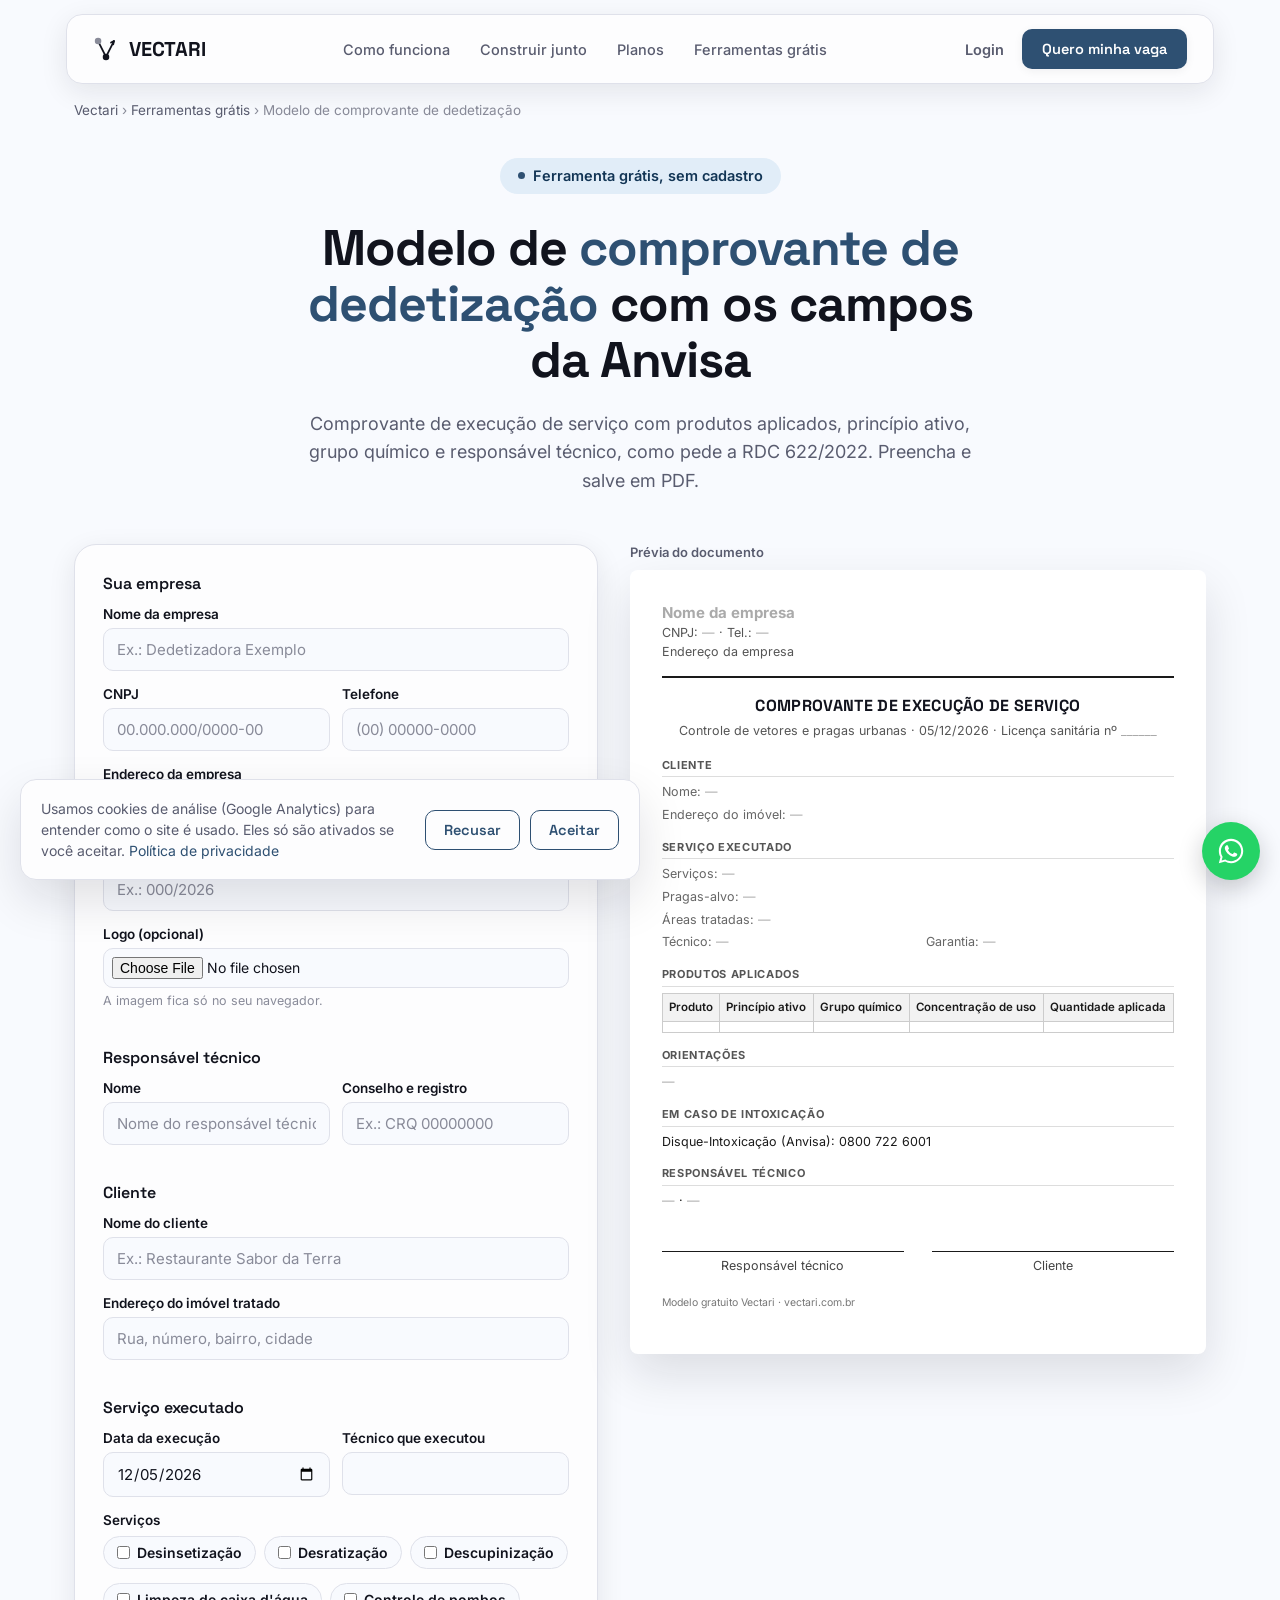
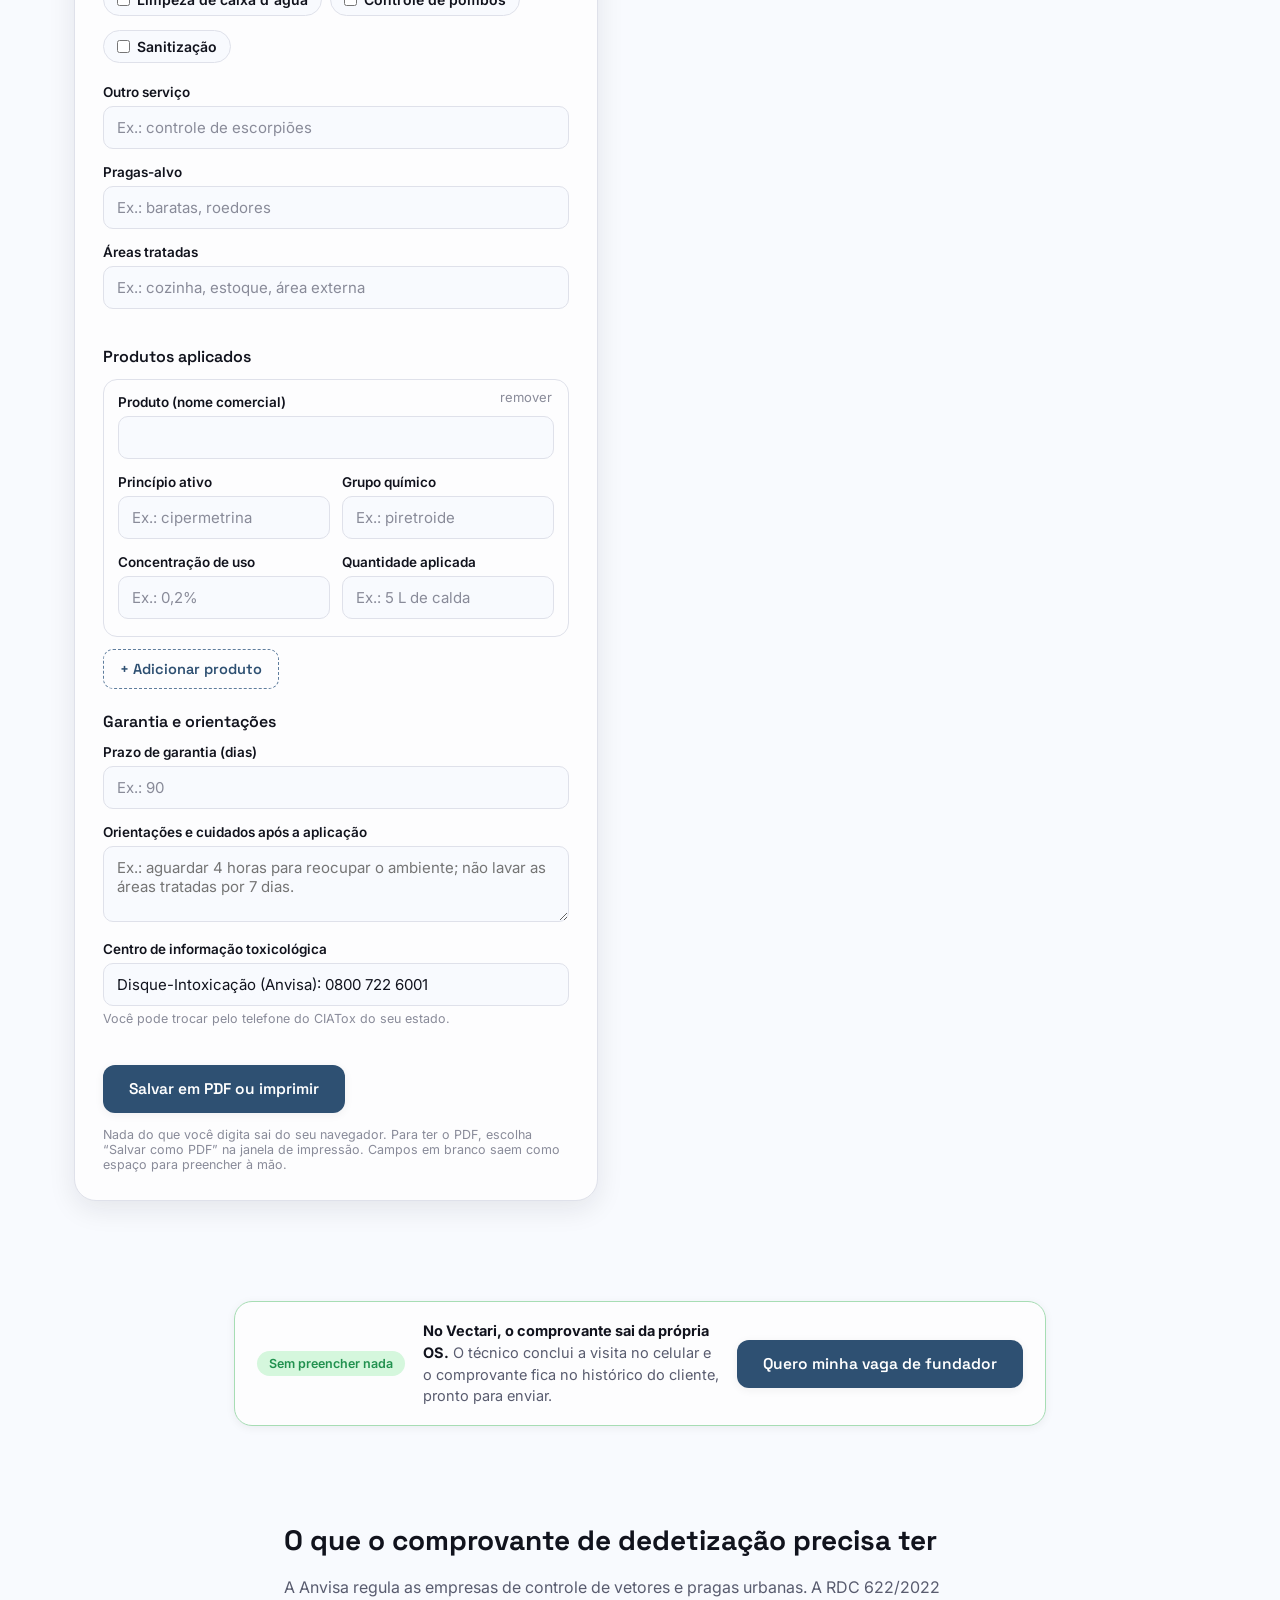
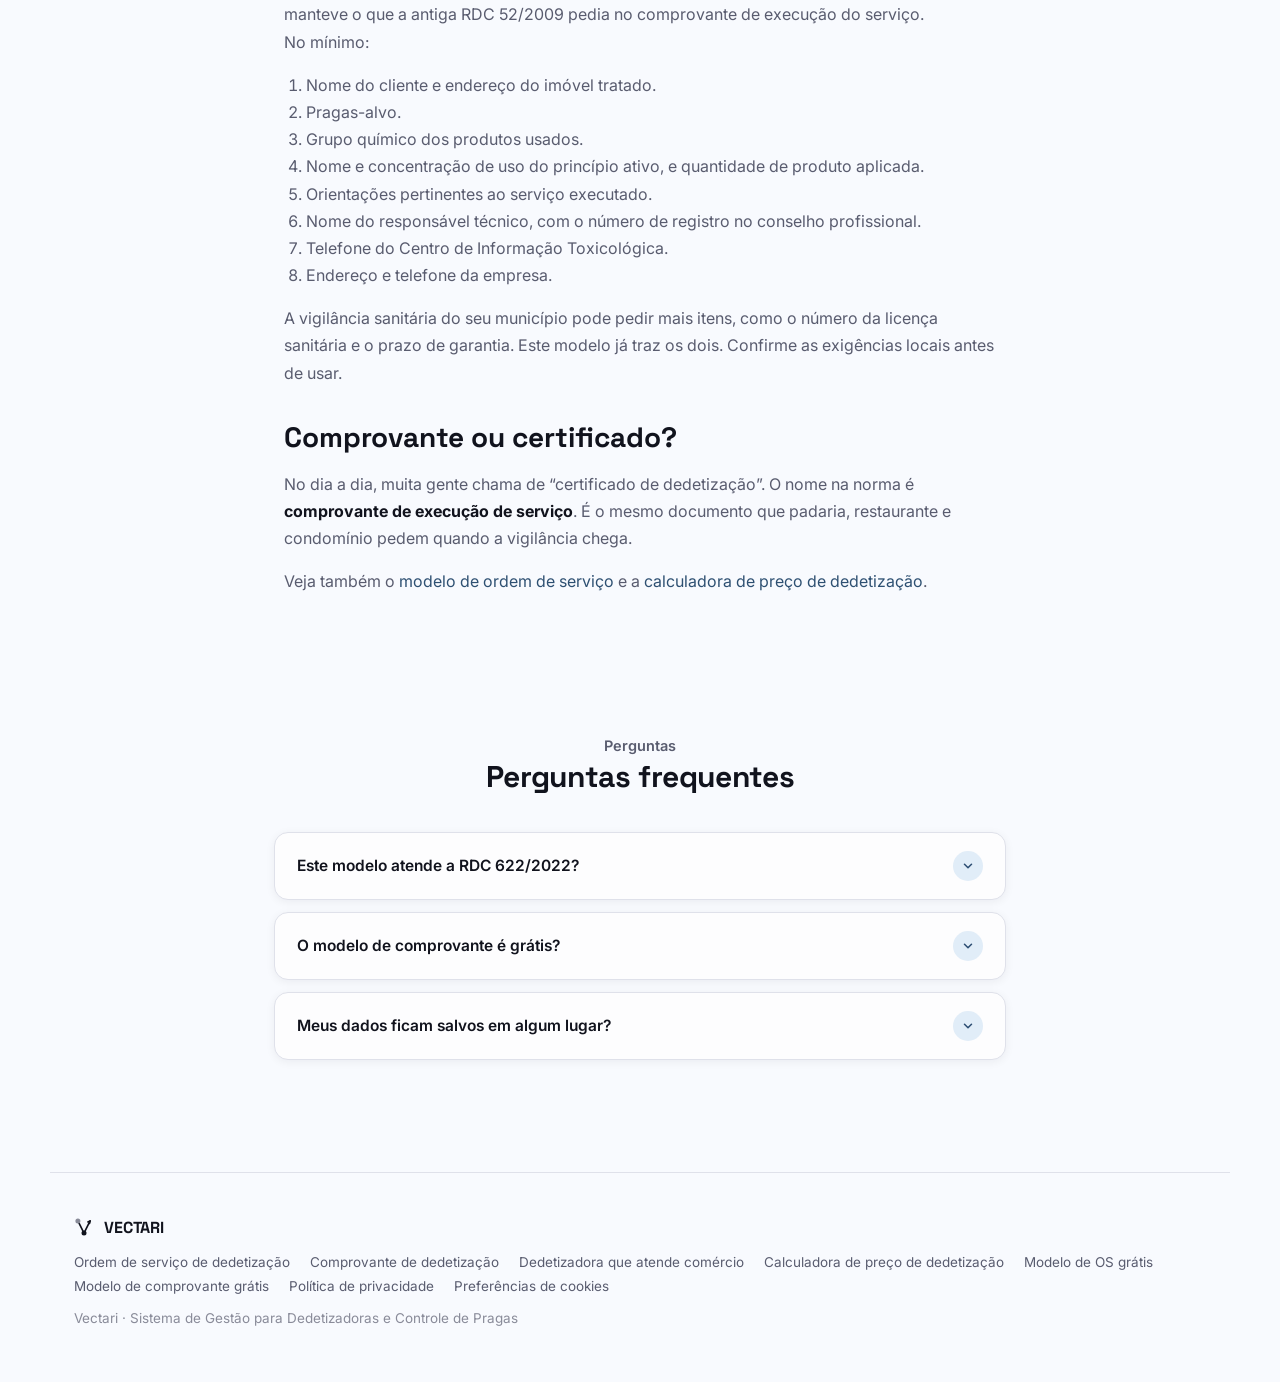
<file: modelo-comprovante-dedetizacao/index.html>
<!doctype html>
<html lang="pt-BR">
  <head>
    <meta charset="UTF-8" />
    <meta name="viewport" content="width=device-width, initial-scale=1.0" />
    <!-- Consentimento (LGPD) + Google Tag Manager -->
    <!-- O GTM (e o GA4 dentro dele) só carrega depois que o visitante aceita os
         cookies de análise. A escolha fica em localStorage "vectari-consent";
         o banner e a revogação estão em script.js. -->
    <script>
      window.dataLayer = window.dataLayer || [];
      function gtag() {
        dataLayer.push(arguments);
      }
      gtag("consent", "default", {
        ad_storage: "denied",
        ad_user_data: "denied",
        ad_personalization: "denied",
        analytics_storage: "denied",
      });
      window.vectariLoadGTM = function () {
        if (window.vectariGTMLoaded) return;
        window.vectariGTMLoaded = true;
        gtag("consent", "update", { analytics_storage: "granted" });
        (function (w, d, s, l, i) {
          w[l] = w[l] || [];
          w[l].push({ "gtm.start": new Date().getTime(), event: "gtm.js" });
          var f = d.getElementsByTagName(s)[0],
            j = d.createElement(s),
            dl = l != "dataLayer" ? "&l=" + l : "";
          j.async = true;
          j.src = "https://www.googletagmanager.com/gtm.js?id=" + i + dl;
          f.parentNode.insertBefore(j, f);
        })(window, document, "script", "dataLayer", "GTM-P5W9NHG8");
      };
      try {
        if (localStorage.getItem("vectari-consent") === "granted") {
          window.vectariLoadGTM();
        }
      } catch (e) {}
    </script>
    <!-- End Consentimento + Google Tag Manager -->
    <title>Modelo de comprovante de dedetização grátis (RDC 622) | Vectari</title>
    <meta
      name="description"
      content="Gere o comprovante de execução de dedetização com os campos que a Anvisa pede: produtos, princípio ativo, grupo químico e responsável técnico. Grátis, em PDF."
    />
    <link rel="canonical" href="https://vectari.com.br/modelo-comprovante-dedetizacao/" />
    <link rel="icon" href="/favicon.svg" type="image/svg+xml" />
    <meta property="og:type" content="article" />
    <meta property="og:locale" content="pt_BR" />
    <meta property="og:url" content="https://vectari.com.br/modelo-comprovante-dedetizacao/" />
    <meta
      property="og:title"
      content="Modelo de comprovante de dedetização grátis (RDC 622) | Vectari"
    />
    <meta
      property="og:description"
      content="Gere o comprovante de execução de dedetização com os campos que a Anvisa pede: produtos, princípio ativo, grupo químico e responsável técnico. Grátis, em PDF."
    />
    <meta property="og:image" content="https://vectari.com.br/og-image.png" />
    <meta property="og:image:width" content="1200" />
    <meta property="og:image:height" content="630" />
    <meta name="twitter:card" content="summary_large_image" />
    <meta
      name="twitter:title"
      content="Modelo de comprovante de dedetização grátis (RDC 622) | Vectari"
    />
    <meta
      name="twitter:description"
      content="Gere o comprovante de execução de dedetização com os campos que a Anvisa pede: produtos, princípio ativo, grupo químico e responsável técnico. Grátis, em PDF."
    />
    <meta name="twitter:image" content="https://vectari.com.br/og-image.png" />
    <meta name="robots" content="index, follow" />
    <link rel="preconnect" href="https://fonts.googleapis.com" />
    <link rel="preconnect" href="https://fonts.gstatic.com" crossorigin />
    <link
      rel="preload"
      as="style"
      href="https://fonts.googleapis.com/css2?family=Space+Grotesk:wght@600;700&amp;family=Inter:wght@400;500;600;700&amp;family=Caveat:wght@700&amp;display=swap"
    />
    <link
      rel="stylesheet"
      href="https://fonts.googleapis.com/css2?family=Space+Grotesk:wght@600;700&amp;family=Inter:wght@400;500;600;700&amp;family=Caveat:wght@700&amp;display=swap"
      media="print"
      onload="this.media = 'all'"
    />
    <noscript
      ><link
        rel="stylesheet"
        href="https://fonts.googleapis.com/css2?family=Space+Grotesk:wght@600;700&amp;family=Inter:wght@400;500;600;700&amp;family=Caveat:wght@700&amp;display=swap"
    /></noscript>
    <script>
      document.documentElement.classList.add("js");
    </script>
    <link rel="stylesheet" href="/styles.css" />
    <script type="application/ld+json">
[
  {
    "@context": "https://schema.org",
    "@type": "BreadcrumbList",
    "itemListElement": [
      {
        "@type": "ListItem",
        "position": 1,
        "name": "Vectari",
        "item": "https://vectari.com.br/"
      },
      {
        "@type": "ListItem",
        "position": 2,
        "name": "Modelo de comprovante de dedetização",
        "item": "https://vectari.com.br/modelo-comprovante-dedetizacao/"
      }
    ]
  },
  {
    "@context": "https://schema.org",
    "@type": "WebApplication",
    "name": "Modelo de comprovante de dedetização",
    "url": "https://vectari.com.br/modelo-comprovante-dedetizacao/",
    "applicationCategory": "BusinessApplication",
    "operatingSystem": "Web",
    "isAccessibleForFree": true,
    "offers": {
      "@type": "Offer",
      "price": "0",
      "priceCurrency": "BRL"
    }
  },
  {
    "@context": "https://schema.org",
    "@type": "FAQPage",
    "mainEntity": [
      {
        "@type": "Question",
        "name": "Este modelo atende a RDC 622/2022?",
        "acceptedAnswer": {
          "@type": "Answer",
          "text": "Ele traz os campos mínimos que a norma pede para o comprovante de execução, mais licença sanitária e garantia. A vigilância do seu município pode ter exigências extras, então confirme antes."
        }
      },
      {
        "@type": "Question",
        "name": "O modelo de comprovante é grátis?",
        "acceptedAnswer": {
          "@type": "Answer",
          "text": "Sim. Você preenche, salva em PDF ou imprime quantas vezes quiser, sem cadastro."
        }
      },
      {
        "@type": "Question",
        "name": "Meus dados ficam salvos em algum lugar?",
        "acceptedAnswer": {
          "@type": "Answer",
          "text": "Não. Tudo roda no seu navegador e nada é enviado para o Vectari, nem o logo."
        }
      }
    ]
  }
]
    </script>
  </head>
  <body>
    <div class="site-header-wrap">
      <header class="site-header">
        <a class="logo" href="/" aria-label="Vectari, página inicial">
          <svg width="26" height="26" viewBox="0 0 72 72">
            <g
              stroke="var(--ink)"
              stroke-width="5"
              fill="none"
              stroke-linecap="round"
            >
              <line x1="14" y1="14" x2="36" y2="58" />
              <line x1="36" y1="58" x2="58" y2="14" />
            </g>
            <path
              d="M50 18 L58 14 L56 23"
              stroke="var(--ink)"
              stroke-width="5"
              fill="none"
              stroke-linecap="round"
              stroke-linejoin="round"
            />
            <circle cx="14" cy="14" r="9" fill="var(--ink-faint)" />
            <circle cx="36" cy="58" r="9" fill="var(--ink)" />
          </svg>
          VECTARI
        </a>
        <nav class="nav-links">
          <a href="/#como-funciona">Como funciona</a>
          <a href="/#construir-junto">Construir junto</a>
          <a href="/#planos">Planos</a>
          <a href="/#ferramentas">Ferramentas grátis</a>
        </nav>
        <div class="nav-cta">
          <a
            href="https://app.vectari.com.br/login"
            class="link-quiet"
            target="_blank"
            rel="noopener"
            >Login</a
          >
          <button onclick="ctaClick()" class="cta-btn">Quero minha vaga</button>
        </div>
      </header>
    </div>

    <main>
      <nav class="breadcrumb" aria-label="Você está em">
        <a href="/">Vectari</a> <span aria-hidden="true">›</span> <a href="/#ferramentas">Ferramentas grátis</a> <span aria-hidden="true">›</span> <span>Modelo de comprovante de dedetização</span>
      </nav>
      <section class="page-hero">
        <div class="eyebrow"><span class="eyebrow-dot"></span>Ferramenta grátis, sem cadastro</div>
        <h1>Modelo de <span>comprovante de dedetização</span> com os campos da Anvisa</h1>
        <p class="subhead">Comprovante de execução de serviço com produtos aplicados, princípio ativo, grupo químico e responsável técnico, como pede a RDC 622/2022. Preencha e salve em PDF.</p>
      </section>

      <section class="tool">
        <form class="tool-form" data-doc-form="modelo-comprovante" novalidate>
          <fieldset><legend>Sua empresa</legend>
            <div class="field"><label for="f-empresa">Nome da empresa</label><input type="text" id="f-empresa" data-k="empresa" placeholder="Ex.: Dedetizadora Exemplo" autocomplete="organization" /></div>
            <div class="field-row"><div class="field"><label for="f-cnpj">CNPJ</label><input type="text" id="f-cnpj" data-k="cnpj" placeholder="00.000.000/0000-00" inputmode="numeric" /></div><div class="field"><label for="f-tel">Telefone</label><input type="tel" id="f-tel" data-k="tel" placeholder="(00) 00000-0000" /></div></div>
            <div class="field"><label for="f-end-empresa">Endereço da empresa</label><input type="text" id="f-end-empresa" data-k="end_empresa" placeholder="Rua, número, bairro, cidade" /></div>
            <div class="field"><label for="f-licenca">Licença sanitária (nº)</label><input type="text" id="f-licenca" data-k="licenca" placeholder="Ex.: 000/2026" /></div>
            <div class="field"><label for="f-logo">Logo (opcional)</label><input type="file" id="f-logo" accept="image/*" data-logo-input /><p class="field-hint">A imagem fica só no seu navegador.</p></div>
          </fieldset>
          <fieldset><legend>Responsável técnico</legend>
            <div class="field-row"><div class="field"><label for="f-rt">Nome</label><input type="text" id="f-rt" data-k="rt" placeholder="Nome do responsável técnico" /></div><div class="field"><label for="f-rt-reg">Conselho e registro</label><input type="text" id="f-rt-reg" data-k="rt_reg" placeholder="Ex.: CRQ 00000000" /></div></div>
          </fieldset>
          <fieldset><legend>Cliente</legend>
            <div class="field"><label for="f-cliente">Nome do cliente</label><input type="text" id="f-cliente" data-k="cliente" placeholder="Ex.: Restaurante Sabor da Terra" /></div>
            <div class="field"><label for="f-end-cliente">Endereço do imóvel tratado</label><input type="text" id="f-end-cliente" data-k="end_cliente" placeholder="Rua, número, bairro, cidade" /></div>
          </fieldset>
          <fieldset><legend>Serviço executado</legend>
            <div class="field-row"><div class="field"><label for="f-data">Data da execução</label><input type="date" id="f-data" data-k="data" data-fmt="date" data-today /></div><div class="field"><label for="f-tecnico">Técnico que executou</label><input type="text" id="f-tecnico" data-k="tecnico" /></div></div>
            <div class="field"><span class="field-label" id="lbl-serv">Serviços</span><div class="check-grid" role="group" aria-labelledby="lbl-serv"><label><input type="checkbox" data-k="servicos" value="Desinsetização" />Desinsetização</label><label><input type="checkbox" data-k="servicos" value="Desratização" />Desratização</label><label><input type="checkbox" data-k="servicos" value="Descupinização" />Descupinização</label><label><input type="checkbox" data-k="servicos" value="Limpeza de caixa d'água" />Limpeza de caixa d'água</label><label><input type="checkbox" data-k="servicos" value="Controle de pombos" />Controle de pombos</label><label><input type="checkbox" data-k="servicos" value="Sanitização" />Sanitização</label></div></div><div class="field"><label for="f-servicos-outro">Outro serviço</label><input type="text" id="f-servicos-outro" data-k="servicos_outro" placeholder="Ex.: controle de escorpiões" /></div>
            <div class="field"><label for="f-pragas">Pragas-alvo</label><input type="text" id="f-pragas" data-k="pragas" placeholder="Ex.: baratas, roedores" /></div>
            <div class="field"><label for="f-locais">Áreas tratadas</label><input type="text" id="f-locais" data-k="locais" placeholder="Ex.: cozinha, estoque, área externa" /></div>
          </fieldset>
          <fieldset><legend>Produtos aplicados</legend>
            <div data-produtos>
            <div class="product-row">
              <button type="button" class="remove-row" aria-label="Remover produto">remover</button>
              <div class="field"><label for="p-produto-1">Produto (nome comercial)</label><input type="text" id="p-produto-1" data-p="produto" placeholder="" /></div>
              <div class="field-row"><div class="field"><label for="p-principio-1">Princípio ativo</label><input type="text" id="p-principio-1" data-p="principio" placeholder="Ex.: cipermetrina" /></div><div class="field"><label for="p-grupo-1">Grupo químico</label><input type="text" id="p-grupo-1" data-p="grupo" placeholder="Ex.: piretroide" /></div></div>
              <div class="field-row"><div class="field"><label for="p-concentracao-1">Concentração de uso</label><input type="text" id="p-concentracao-1" data-p="concentracao" placeholder="Ex.: 0,2%" /></div><div class="field"><label for="p-quantidade-1">Quantidade aplicada</label><input type="text" id="p-quantidade-1" data-p="quantidade" placeholder="Ex.: 5 L de calda" /></div></div>
            </div>
            </div>
            <button type="button" class="btn-ghost" data-add-produto>+ Adicionar produto</button>
          </fieldset>
          <fieldset><legend>Garantia e orientações</legend>
            <div class="field"><label for="f-garantia">Prazo de garantia (dias)</label><input type="number" id="f-garantia" data-k="garantia" placeholder="Ex.: 90" data-fmt="dias" min="0" inputmode="numeric" /></div>
            <div class="field"><label for="f-orientacoes">Orientações e cuidados após a aplicação</label><textarea id="f-orientacoes" data-k="orientacoes" placeholder="Ex.: aguardar 4 horas para reocupar o ambiente; não lavar as áreas tratadas por 7 dias."></textarea></div>
            <div class="field"><label for="f-ciat">Centro de informação toxicológica</label><input type="text" id="f-ciat" data-k="ciat" value="Disque-Intoxicação (Anvisa): 0800 722 6001" /><p class="field-hint">Você pode trocar pelo telefone do CIATox do seu estado.</p></div>
          </fieldset>
          <div class="tool-actions">
            <button type="button" class="cta-btn" data-print>Salvar em PDF ou imprimir</button>
          </div>
          <p class="tool-privacy">Nada do que você digita sai do seu navegador. Para ter o PDF, escolha “Salvar como PDF” na janela de impressão. Campos em branco saem como espaço para preencher à mão.</p>
        </form>

        <div class="tool-preview">
          <p class="tool-preview-label">Prévia do documento</p>
          <div class="doc-sheet">
            <header>
              <img data-logo alt="Logo da empresa" hidden />
              <div class="doc-company">
                <b data-o="empresa" data-ph="Nome da empresa"></b>
                <span>CNPJ: <span data-o="cnpj"></span> · Tel.: <span data-o="tel"></span></span>
                <span data-o="end_empresa" data-ph="Endereço da empresa"></span>
              </div>
            </header>
            <h3 class="doc-title">Comprovante de execução de serviço</h3>
            <p class="doc-sub">Controle de vetores e pragas urbanas · <span data-o="data"></span> · Licença sanitária nº <span data-o="licenca" data-ph="______"></span></p>
            <div class="doc-sec"><h4>Cliente</h4>
              <div class="doc-grid">
                <div class="full"><i>Nome:</i> <span data-o="cliente"></span></div>
                <div class="full"><i>Endereço do imóvel:</i> <span data-o="end_cliente"></span></div>
              </div>
            </div>
            <div class="doc-sec"><h4>Serviço executado</h4>
              <div class="doc-grid">
                <div class="full"><i>Serviços:</i> <span data-o="servicos"></span></div>
                <div class="full"><i>Pragas-alvo:</i> <span data-o="pragas"></span></div>
                <div class="full"><i>Áreas tratadas:</i> <span data-o="locais"></span></div>
                <div><i>Técnico:</i> <span data-o="tecnico"></span></div>
                <div><i>Garantia:</i> <span data-o="garantia"></span></div>
              </div>
            </div>
            <div class="doc-sec"><h4>Produtos aplicados</h4>
              <table class="doc-table">
                <thead><tr><th>Produto</th><th>Princípio ativo</th><th>Grupo químico</th><th>Concentração de uso</th><th>Quantidade aplicada</th></tr></thead>
                <tbody data-produtos-out></tbody>
              </table>
            </div>
            <div class="doc-sec"><h4>Orientações</h4><p class="doc-text" data-o="orientacoes"></p></div>
            <div class="doc-sec"><h4>Em caso de intoxicação</h4><p class="doc-text" data-o="ciat"></p></div>
            <div class="doc-sec"><h4>Responsável técnico</h4><p class="doc-text"><span data-o="rt"></span> · <span data-o="rt_reg"></span></p></div>
            <div class="doc-signs"><span>Responsável técnico</span><span>Cliente</span></div>
            <p class="doc-foot">Modelo gratuito Vectari · vectari.com.br</p>
          </div>
        </div>
      </section>

      <div class="tool-cta" data-reveal>
        <div class="next-up">
          <span class="next-tag">Sem preencher nada</span>
          <p><b>No Vectari, o comprovante sai da própria OS.</b> O técnico conclui a visita no celular e o comprovante fica no histórico do cliente, pronto para enviar.</p>
          <button onclick="ctaClick()" class="cta-btn">Quero minha vaga de fundador</button>
        </div>
      </div>

      <article class="guide" data-reveal>
        <h2>O que o comprovante de dedetização precisa ter</h2>
        <p>A Anvisa regula as empresas de controle de vetores e pragas urbanas. A RDC 622/2022 manteve o que a antiga RDC 52/2009 pedia no comprovante de execução do serviço. No mínimo:</p>
        <ol>
          <li>Nome do cliente e endereço do imóvel tratado.</li>
          <li>Pragas-alvo.</li>
          <li>Grupo químico dos produtos usados.</li>
          <li>Nome e concentração de uso do princípio ativo, e quantidade de produto aplicada.</li>
          <li>Orientações pertinentes ao serviço executado.</li>
          <li>Nome do responsável técnico, com o número de registro no conselho profissional.</li>
          <li>Telefone do Centro de Informação Toxicológica.</li>
          <li>Endereço e telefone da empresa.</li>
        </ol>
        <p>A vigilância sanitária do seu município pode pedir mais itens, como o número da licença sanitária e o prazo de garantia. Este modelo já traz os dois. Confirme as exigências locais antes de usar.</p>
        <h2>Comprovante ou certificado?</h2>
        <p>No dia a dia, muita gente chama de “certificado de dedetização”. O nome na norma é <strong>comprovante de execução de serviço</strong>. É o mesmo documento que padaria, restaurante e condomínio pedem quando a vigilância chega.</p>
        <p>Veja também o <a href="/modelo-ordem-de-servico-dedetizacao/">modelo de ordem de serviço</a> e a <a href="/calculadora-preco-dedetizacao/">calculadora de preço de dedetização</a>.</p>
      </article>

      <section class="faq" data-stagger>
        <p class="kicker center">Perguntas</p>
        <h2>Perguntas frequentes</h2>
        <details>
          <summary>Este modelo atende a RDC 622/2022?</summary>
          <p>Ele traz os campos mínimos que a norma pede para o comprovante de execução, mais licença sanitária e garantia. A vigilância do seu município pode ter exigências extras, então confirme antes.</p>
        </details>
        <details>
          <summary>O modelo de comprovante é grátis?</summary>
          <p>Sim. Você preenche, salva em PDF ou imprime quantas vezes quiser, sem cadastro.</p>
        </details>
        <details>
          <summary>Meus dados ficam salvos em algum lugar?</summary>
          <p>Não. Tudo roda no seu navegador e nada é enviado para o Vectari, nem o logo.</p>
        </details>
      </section>
    </main>

    <footer class="site-footer">
      <div class="logo">
        <svg width="20" height="20" viewBox="0 0 72 72">
          <g
            stroke="var(--ink)"
            stroke-width="6"
            fill="none"
            stroke-linecap="round"
          >
            <line x1="14" y1="14" x2="36" y2="58" />
            <line x1="36" y1="58" x2="58" y2="14" />
          </g>
          <path
            d="M50 18 L58 14 L56 23"
            stroke="var(--ink)"
            stroke-width="6"
            fill="none"
            stroke-linecap="round"
            stroke-linejoin="round"
          />
          <circle cx="14" cy="14" r="9" fill="var(--ink-faint)" />
          <circle cx="36" cy="58" r="9" fill="var(--ink)" />
        </svg>
        VECTARI
      </div>
      <nav class="footer-links" aria-label="Conteúdos">
        <a href="/ordem-de-servico-dedetizacao/">Ordem de serviço de dedetização</a>
        <a href="/comprovante-de-dedetizacao/">Comprovante de dedetização</a>
        <a href="/sistema-para-dedetizadora-que-atende-comercio/">Dedetizadora que atende comércio</a>
        <a href="/calculadora-preco-dedetizacao/">Calculadora de preço de dedetização</a>
        <a href="/modelo-ordem-de-servico-dedetizacao/">Modelo de OS grátis</a>
        <a href="/modelo-comprovante-dedetizacao/">Modelo de comprovante grátis</a>
        <a href="/politica-de-privacidade/">Política de privacidade</a>
        <button type="button" class="link-button" data-cookie-prefs>Preferências de cookies</button>
      </nav>
      <p>Vectari · Sistema de Gestão para Dedetizadoras e Controle de Pragas</p>
    </footer>

    <!-- Modal de captura de ICP — exibido antes de abrir o WhatsApp (ver script.js) -->
    <div class="modal-overlay" id="lead-modal" hidden>
      <div
        class="modal-card"
        role="dialog"
        aria-modal="true"
        aria-labelledby="lead-modal-title"
      >
        <button
          type="button"
          class="modal-close"
          id="lead-modal-close"
          aria-label="Fechar"
        >
          <svg
            width="18"
            height="18"
            viewBox="0 0 24 24"
            fill="none"
            stroke="currentColor"
            stroke-width="2.2"
            stroke-linecap="round"
          >
            <path d="M6 6l12 12M18 6L6 18" />
          </svg>
        </button>
        <span class="section-label">ACESSO ANTECIPADO</span>
        <h2 id="lead-modal-title">
          Antes da conversa, conta rapidinho como está a sua dedetizadora
        </h2>
        <p class="modal-sub">
          Leva 20 segundos. Aí a conversa no WhatsApp já começa pelos seus
          contratos.
        </p>

        <form id="lead-form" novalidate>
          <div class="modal-fields">
            <div class="field">
              <label for="lead-empresa"
                >Nome da dedetizadora <small>(opcional)</small></label
              >
              <input
                type="text"
                id="lead-empresa"
                name="empresa"
                autocomplete="organization"
                placeholder="Ex.: Nome Empresa"
              />
            </div>

            <div class="field">
              <label for="lead-cidade">Cidade / região</label>
              <input
                type="text"
                id="lead-cidade"
                name="cidade"
                autocomplete="address-level2"
                placeholder="Ex.: João Pessoa"
              />
            </div>

            <div class="field">
              <label for="lead-clientes"
                >Quantos contratos mensais com comércio você tem hoje?</label
              >
              <select id="lead-clientes" name="clientes">
                <option value="">Selecione…</option>
                <option value="Nenhum ainda">Nenhum ainda</option>
                <option value="1 a 3">1 a 3</option>
                <option value="4 a 10">4 a 10</option>
                <option value="Mais de 10">Mais de 10</option>
              </select>
            </div>

            <div class="field">
              <label for="lead-equipe"
                >Quantas pessoas trabalham na empresa (incluindo você)?</label
              >
              <select id="lead-equipe" name="equipe">
                <option value="">Selecione…</option>
                <option value="Só eu">Só eu</option>
                <option value="2 a 3">2 a 3</option>
                <option value="4 a 6">4 a 6</option>
                <option value="7 ou mais">7 ou mais</option>
              </select>
            </div>

            <div class="field">
              <label for="lead-organizacao"
                >Onde ficam hoje os certificados e o histórico das
                visitas?</label
              >
              <select id="lead-organizacao" name="organizacao">
                <option value="">Selecione…</option>
                <option value="WhatsApp, planilha e Word">
                  WhatsApp, planilha e Word
                </option>
                <option value="Papel">Papel</option>
                <option value="Outro sistema">Outro sistema</option>
                <option value="Nada fixo">Nada fixo</option>
              </select>
            </div>

            <div class="field" id="campo-sistema" hidden>
              <label for="lead-sistema">Qual sistema você usa hoje?</label>
              <input
                type="text"
                id="lead-sistema"
                name="sistema"
                autocomplete="off"
                placeholder="Ex.: nome do sistema"
              />
            </div>
          </div>

          <p class="form-error" id="lead-erro" role="alert" hidden></p>
          <button type="submit" class="cta-btn block">
            Continuar no WhatsApp
          </button>
          <p class="modal-foot">
            Seus dados vão direto na mensagem do WhatsApp. Não guardamos nada
            aqui.
          </p>
        </form>
      </div>
    </div>

    <a
      class="wa-float"
      href="https://wa.me/5583999188018?text=Ol%C3%A1!%20Vim%20pelo%20site%20do%20Vectari."
      target="_blank"
      rel="noopener"
      aria-label="Falar com o Fundador no WhatsApp"
      title="Falar com o Fundador no WhatsApp"
      onclick="
        window.dataLayer = window.dataLayer || [];
        window.dataLayer.push({ event: 'whatsapp_float_click' });
      "
    >
      <svg viewBox="0 0 32 32" width="30" height="30" aria-hidden="true">
        <path
          fill="currentColor"
          d="M16.04 3C8.86 3 3.03 8.82 3.03 16c0 2.29.6 4.53 1.75 6.5L3 29l6.68-1.75A12.95 12.95 0 0 0 16.04 29C23.2 29 29.03 23.18 29.03 16S23.2 3 16.04 3zm0 23.8c-2 0-3.95-.54-5.65-1.55l-.4-.24-3.97 1.04 1.06-3.86-.26-.4A10.76 10.76 0 0 1 5.22 16c0-5.96 4.85-10.8 10.82-10.8 5.96 0 10.8 4.84 10.8 10.8 0 5.97-4.84 10.8-10.8 10.8zm5.93-8.09c-.33-.16-1.93-.95-2.23-1.06-.3-.11-.52-.16-.73.17-.22.32-.84 1.05-1.03 1.27-.19.22-.38.24-.7.08-.33-.16-1.38-.51-2.62-1.62-.97-.86-1.62-1.93-1.81-2.25-.19-.33-.02-.5.14-.66.15-.15.33-.38.49-.57.16-.19.22-.33.33-.54.11-.22.05-.41-.03-.57-.08-.16-.73-1.76-1-2.41-.27-.63-.53-.55-.73-.56h-.62c-.22 0-.57.08-.87.41-.3.32-1.14 1.11-1.14 2.71s1.17 3.15 1.33 3.36c.16.22 2.3 3.5 5.56 4.91.78.34 1.39.54 1.86.69.78.25 1.49.21 2.05.13.63-.09 1.93-.79 2.2-1.55.27-.76.27-1.41.19-1.55-.08-.13-.3-.21-.62-.38z"
        />
      </svg>
    </a>

    <script src="/script.js" defer></script>
    <script src="/tools.js" defer></script>
  </body>
</html>
</file>
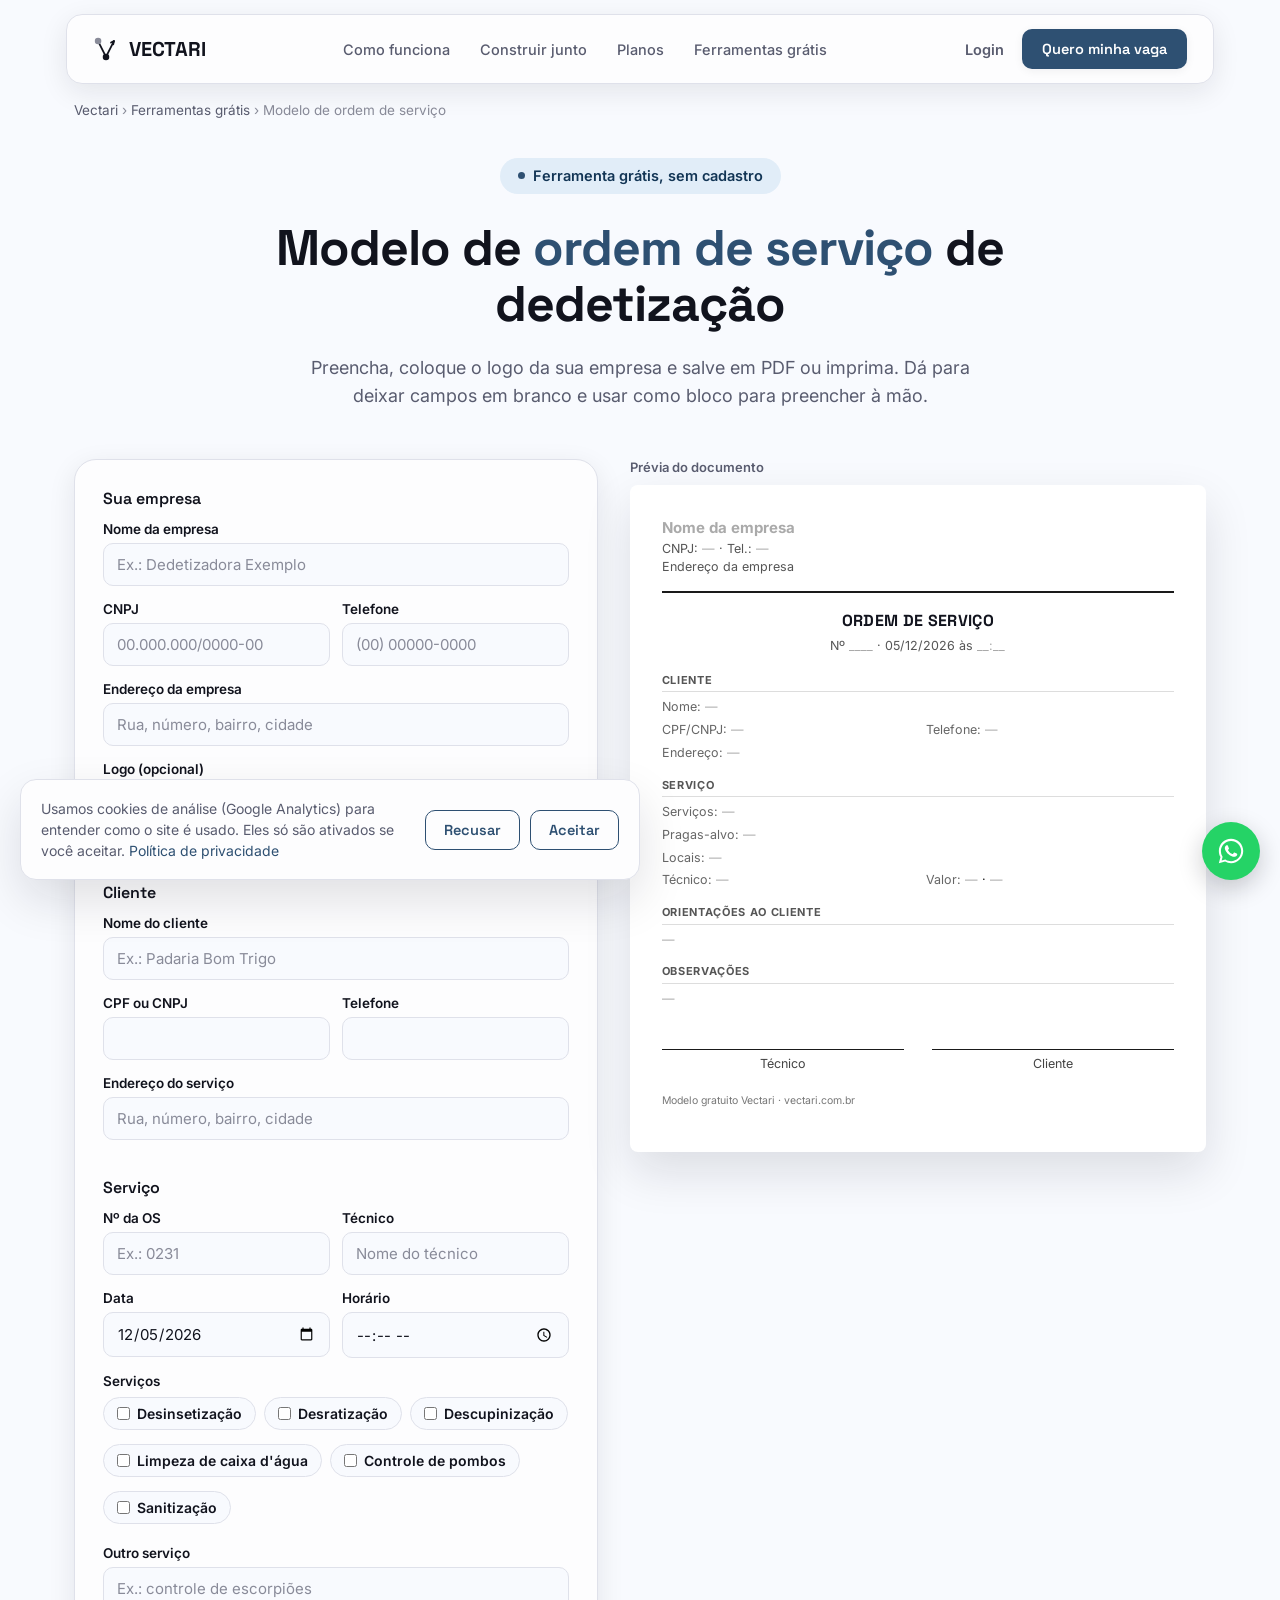
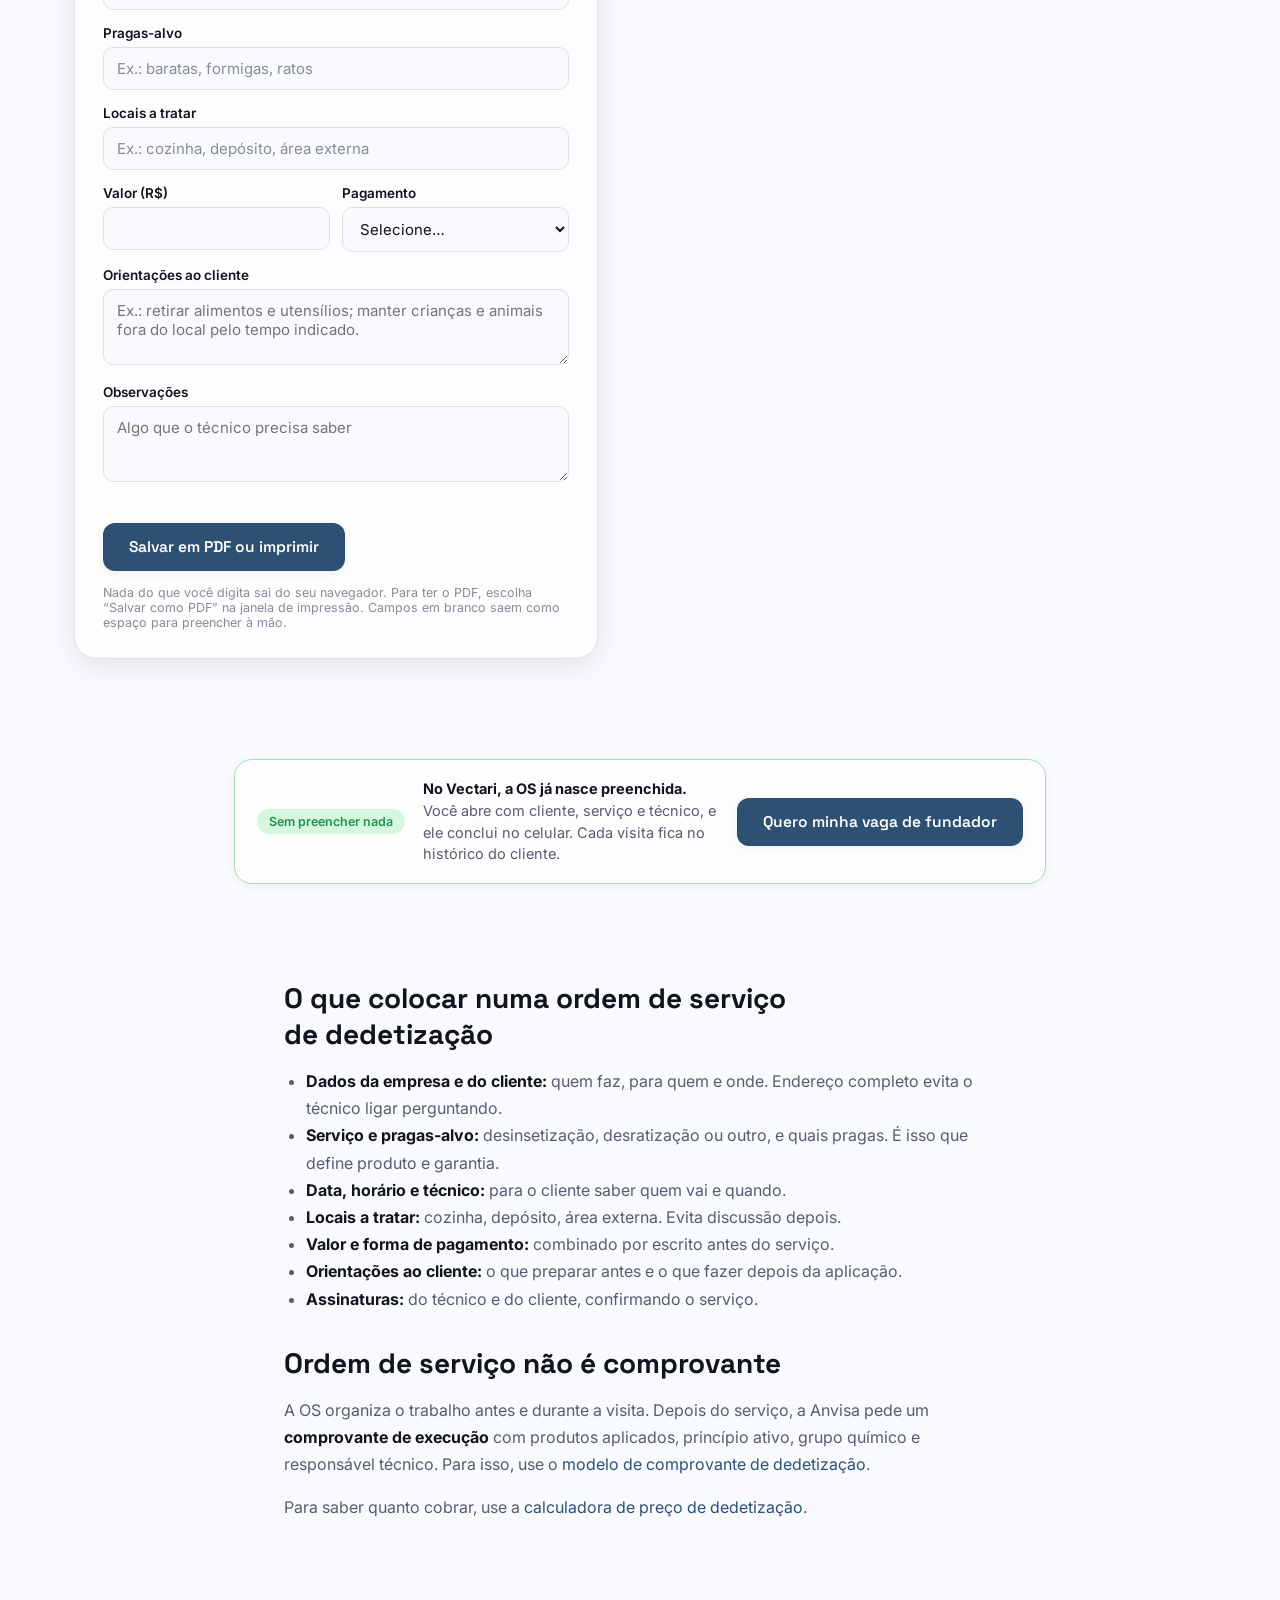
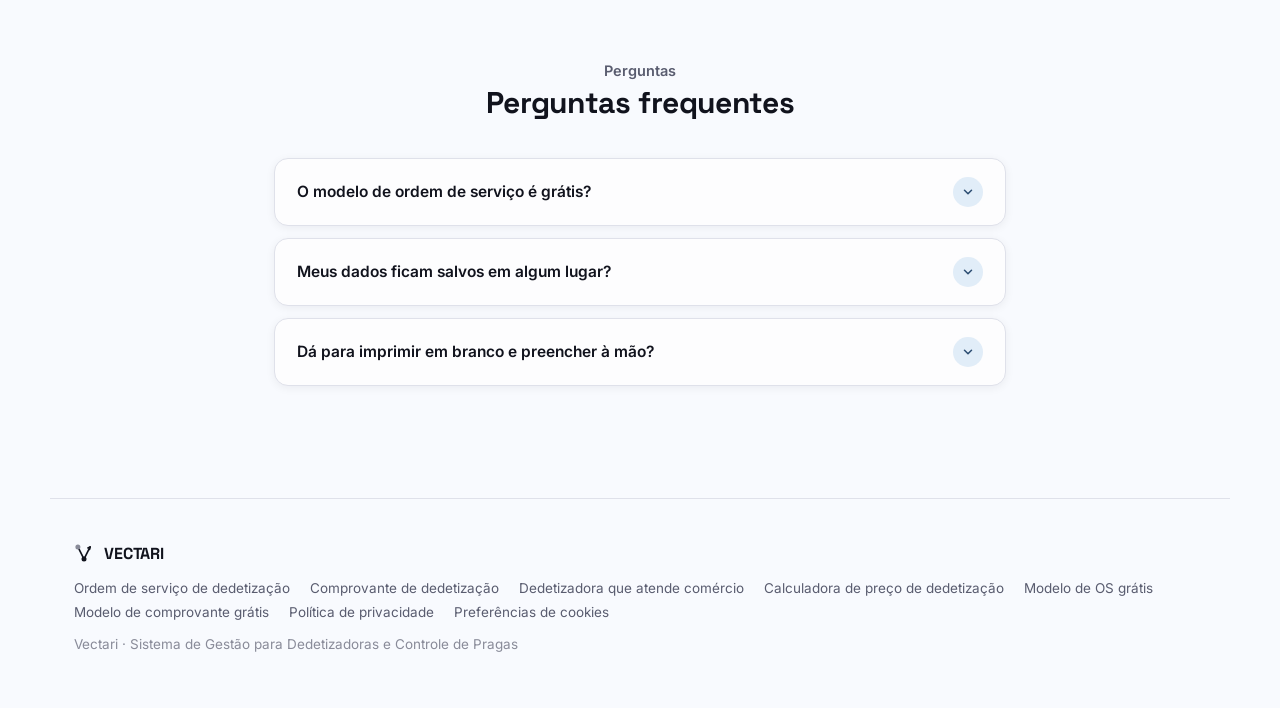
<file: modelo-ordem-de-servico-dedetizacao/index.html>
<!doctype html>
<html lang="pt-BR">
  <head>
    <meta charset="UTF-8" />
    <meta name="viewport" content="width=device-width, initial-scale=1.0" />
    <!-- Consentimento (LGPD) + Google Tag Manager -->
    <!-- O GTM (e o GA4 dentro dele) só carrega depois que o visitante aceita os
         cookies de análise. A escolha fica em localStorage "vectari-consent";
         o banner e a revogação estão em script.js. -->
    <script>
      window.dataLayer = window.dataLayer || [];
      function gtag() {
        dataLayer.push(arguments);
      }
      gtag("consent", "default", {
        ad_storage: "denied",
        ad_user_data: "denied",
        ad_personalization: "denied",
        analytics_storage: "denied",
      });
      window.vectariLoadGTM = function () {
        if (window.vectariGTMLoaded) return;
        window.vectariGTMLoaded = true;
        gtag("consent", "update", { analytics_storage: "granted" });
        (function (w, d, s, l, i) {
          w[l] = w[l] || [];
          w[l].push({ "gtm.start": new Date().getTime(), event: "gtm.js" });
          var f = d.getElementsByTagName(s)[0],
            j = d.createElement(s),
            dl = l != "dataLayer" ? "&l=" + l : "";
          j.async = true;
          j.src = "https://www.googletagmanager.com/gtm.js?id=" + i + dl;
          f.parentNode.insertBefore(j, f);
        })(window, document, "script", "dataLayer", "GTM-P5W9NHG8");
      };
      try {
        if (localStorage.getItem("vectari-consent") === "granted") {
          window.vectariLoadGTM();
        }
      } catch (e) {}
    </script>
    <!-- End Consentimento + Google Tag Manager -->
    <title>Modelo de ordem de serviço de dedetização grátis (PDF) | Vectari</title>
    <meta
      name="description"
      content="Preencha o modelo de ordem de serviço de dedetização, coloque o logo da sua empresa e salve em PDF ou imprima. Grátis e sem cadastro."
    />
    <link rel="canonical" href="https://vectari.com.br/modelo-ordem-de-servico-dedetizacao/" />
    <link rel="icon" href="/favicon.svg" type="image/svg+xml" />
    <meta property="og:type" content="article" />
    <meta property="og:locale" content="pt_BR" />
    <meta property="og:url" content="https://vectari.com.br/modelo-ordem-de-servico-dedetizacao/" />
    <meta
      property="og:title"
      content="Modelo de ordem de serviço de dedetização grátis (PDF) | Vectari"
    />
    <meta
      property="og:description"
      content="Preencha o modelo de ordem de serviço de dedetização, coloque o logo da sua empresa e salve em PDF ou imprima. Grátis e sem cadastro."
    />
    <meta property="og:image" content="https://vectari.com.br/og-image.png" />
    <meta property="og:image:width" content="1200" />
    <meta property="og:image:height" content="630" />
    <meta name="twitter:card" content="summary_large_image" />
    <meta
      name="twitter:title"
      content="Modelo de ordem de serviço de dedetização grátis (PDF) | Vectari"
    />
    <meta
      name="twitter:description"
      content="Preencha o modelo de ordem de serviço de dedetização, coloque o logo da sua empresa e salve em PDF ou imprima. Grátis e sem cadastro."
    />
    <meta name="twitter:image" content="https://vectari.com.br/og-image.png" />
    <meta name="robots" content="index, follow" />
    <link rel="preconnect" href="https://fonts.googleapis.com" />
    <link rel="preconnect" href="https://fonts.gstatic.com" crossorigin />
    <link
      rel="preload"
      as="style"
      href="https://fonts.googleapis.com/css2?family=Space+Grotesk:wght@600;700&amp;family=Inter:wght@400;500;600;700&amp;family=Caveat:wght@700&amp;display=swap"
    />
    <link
      rel="stylesheet"
      href="https://fonts.googleapis.com/css2?family=Space+Grotesk:wght@600;700&amp;family=Inter:wght@400;500;600;700&amp;family=Caveat:wght@700&amp;display=swap"
      media="print"
      onload="this.media = 'all'"
    />
    <noscript
      ><link
        rel="stylesheet"
        href="https://fonts.googleapis.com/css2?family=Space+Grotesk:wght@600;700&amp;family=Inter:wght@400;500;600;700&amp;family=Caveat:wght@700&amp;display=swap"
    /></noscript>
    <script>
      document.documentElement.classList.add("js");
    </script>
    <link rel="stylesheet" href="/styles.css" />
    <script type="application/ld+json">
[
  {
    "@context": "https://schema.org",
    "@type": "BreadcrumbList",
    "itemListElement": [
      {
        "@type": "ListItem",
        "position": 1,
        "name": "Vectari",
        "item": "https://vectari.com.br/"
      },
      {
        "@type": "ListItem",
        "position": 2,
        "name": "Modelo de ordem de serviço",
        "item": "https://vectari.com.br/modelo-ordem-de-servico-dedetizacao/"
      }
    ]
  },
  {
    "@context": "https://schema.org",
    "@type": "WebApplication",
    "name": "Modelo de ordem de serviço",
    "url": "https://vectari.com.br/modelo-ordem-de-servico-dedetizacao/",
    "applicationCategory": "BusinessApplication",
    "operatingSystem": "Web",
    "isAccessibleForFree": true,
    "offers": {
      "@type": "Offer",
      "price": "0",
      "priceCurrency": "BRL"
    }
  },
  {
    "@context": "https://schema.org",
    "@type": "FAQPage",
    "mainEntity": [
      {
        "@type": "Question",
        "name": "O modelo de ordem de serviço é grátis?",
        "acceptedAnswer": {
          "@type": "Answer",
          "text": "Sim. Você preenche, salva em PDF ou imprime quantas vezes quiser, sem cadastro."
        }
      },
      {
        "@type": "Question",
        "name": "Meus dados ficam salvos em algum lugar?",
        "acceptedAnswer": {
          "@type": "Answer",
          "text": "Não. Tudo roda no seu navegador e nada é enviado para o Vectari. Se fechar a página, o preenchimento se perde."
        }
      },
      {
        "@type": "Question",
        "name": "Dá para imprimir em branco e preencher à mão?",
        "acceptedAnswer": {
          "@type": "Answer",
          "text": "Sim. Os campos que você deixar em branco saem como espaço para preencher à mão."
        }
      }
    ]
  }
]
    </script>
  </head>
  <body>
    <div class="site-header-wrap">
      <header class="site-header">
        <a class="logo" href="/" aria-label="Vectari, página inicial">
          <svg width="26" height="26" viewBox="0 0 72 72">
            <g
              stroke="var(--ink)"
              stroke-width="5"
              fill="none"
              stroke-linecap="round"
            >
              <line x1="14" y1="14" x2="36" y2="58" />
              <line x1="36" y1="58" x2="58" y2="14" />
            </g>
            <path
              d="M50 18 L58 14 L56 23"
              stroke="var(--ink)"
              stroke-width="5"
              fill="none"
              stroke-linecap="round"
              stroke-linejoin="round"
            />
            <circle cx="14" cy="14" r="9" fill="var(--ink-faint)" />
            <circle cx="36" cy="58" r="9" fill="var(--ink)" />
          </svg>
          VECTARI
        </a>
        <nav class="nav-links">
          <a href="/#como-funciona">Como funciona</a>
          <a href="/#construir-junto">Construir junto</a>
          <a href="/#planos">Planos</a>
          <a href="/#ferramentas">Ferramentas grátis</a>
        </nav>
        <div class="nav-cta">
          <a
            href="https://app.vectari.com.br/login"
            class="link-quiet"
            target="_blank"
            rel="noopener"
            >Login</a
          >
          <button onclick="ctaClick()" class="cta-btn">Quero minha vaga</button>
        </div>
      </header>
    </div>

    <main>
      <nav class="breadcrumb" aria-label="Você está em">
        <a href="/">Vectari</a> <span aria-hidden="true">›</span> <a href="/#ferramentas">Ferramentas grátis</a> <span aria-hidden="true">›</span> <span>Modelo de ordem de serviço</span>
      </nav>
      <section class="page-hero">
        <div class="eyebrow"><span class="eyebrow-dot"></span>Ferramenta grátis, sem cadastro</div>
        <h1>Modelo de <span>ordem de serviço</span> de dedetização</h1>
        <p class="subhead">Preencha, coloque o logo da sua empresa e salve em PDF ou imprima. Dá para deixar campos em branco e usar como bloco para preencher à mão.</p>
      </section>

      <section class="tool">
        <form class="tool-form" data-doc-form="modelo-os" novalidate>
          <fieldset><legend>Sua empresa</legend>
            <div class="field"><label for="f-empresa">Nome da empresa</label><input type="text" id="f-empresa" data-k="empresa" placeholder="Ex.: Dedetizadora Exemplo" autocomplete="organization" /></div>
            <div class="field-row"><div class="field"><label for="f-cnpj">CNPJ</label><input type="text" id="f-cnpj" data-k="cnpj" placeholder="00.000.000/0000-00" inputmode="numeric" /></div><div class="field"><label for="f-tel">Telefone</label><input type="tel" id="f-tel" data-k="tel" placeholder="(00) 00000-0000" /></div></div>
            <div class="field"><label for="f-end-empresa">Endereço da empresa</label><input type="text" id="f-end-empresa" data-k="end_empresa" placeholder="Rua, número, bairro, cidade" /></div>
            
            <div class="field"><label for="f-logo">Logo (opcional)</label><input type="file" id="f-logo" accept="image/*" data-logo-input /><p class="field-hint">A imagem fica só no seu navegador.</p></div>
          </fieldset>
          <fieldset><legend>Cliente</legend>
            <div class="field"><label for="f-cliente">Nome do cliente</label><input type="text" id="f-cliente" data-k="cliente" placeholder="Ex.: Padaria Bom Trigo" /></div>
            <div class="field-row"><div class="field"><label for="f-doc-cliente">CPF ou CNPJ</label><input type="text" id="f-doc-cliente" data-k="doc_cliente" inputmode="numeric" /></div><div class="field"><label for="f-tel-cliente">Telefone</label><input type="tel" id="f-tel-cliente" data-k="tel_cliente" /></div></div>
            <div class="field"><label for="f-end-cliente">Endereço do serviço</label><input type="text" id="f-end-cliente" data-k="end_cliente" placeholder="Rua, número, bairro, cidade" /></div>
          </fieldset>
          <fieldset><legend>Serviço</legend>
            <div class="field-row"><div class="field"><label for="f-os-num">Nº da OS</label><input type="text" id="f-os-num" data-k="os_num" placeholder="Ex.: 0231" /></div><div class="field"><label for="f-tecnico">Técnico</label><input type="text" id="f-tecnico" data-k="tecnico" placeholder="Nome do técnico" /></div></div>
            <div class="field-row"><div class="field"><label for="f-data">Data</label><input type="date" id="f-data" data-k="data" data-fmt="date" data-today /></div><div class="field"><label for="f-hora">Horário</label><input type="time" id="f-hora" data-k="hora" /></div></div>
            <div class="field"><span class="field-label" id="lbl-serv">Serviços</span><div class="check-grid" role="group" aria-labelledby="lbl-serv"><label><input type="checkbox" data-k="servicos" value="Desinsetização" />Desinsetização</label><label><input type="checkbox" data-k="servicos" value="Desratização" />Desratização</label><label><input type="checkbox" data-k="servicos" value="Descupinização" />Descupinização</label><label><input type="checkbox" data-k="servicos" value="Limpeza de caixa d'água" />Limpeza de caixa d'água</label><label><input type="checkbox" data-k="servicos" value="Controle de pombos" />Controle de pombos</label><label><input type="checkbox" data-k="servicos" value="Sanitização" />Sanitização</label></div></div><div class="field"><label for="f-servicos-outro">Outro serviço</label><input type="text" id="f-servicos-outro" data-k="servicos_outro" placeholder="Ex.: controle de escorpiões" /></div>
            <div class="field"><label for="f-pragas">Pragas-alvo</label><input type="text" id="f-pragas" data-k="pragas" placeholder="Ex.: baratas, formigas, ratos" /></div>
            <div class="field"><label for="f-locais">Locais a tratar</label><input type="text" id="f-locais" data-k="locais" placeholder="Ex.: cozinha, depósito, área externa" /></div>
            <div class="field-row"><div class="field"><label for="f-valor">Valor (R$)</label><input type="number" id="f-valor" data-k="valor" data-fmt="brl" min="0" step="0.01" inputmode="decimal" /></div><div class="field"><label for="f-pagamento">Pagamento</label><select id="f-pagamento" data-k="pagamento"><option value="">Selecione…</option><option>Pix</option><option>Dinheiro</option><option>Cartão</option><option>Boleto</option><option>A combinar</option></select></div></div>
            <div class="field"><label for="f-orientacoes">Orientações ao cliente</label><textarea id="f-orientacoes" data-k="orientacoes" placeholder="Ex.: retirar alimentos e utensílios; manter crianças e animais fora do local pelo tempo indicado."></textarea></div>
            <div class="field"><label for="f-obs">Observações</label><textarea id="f-obs" data-k="obs" placeholder="Algo que o técnico precisa saber"></textarea></div>
          </fieldset>
          <div class="tool-actions">
            <button type="button" class="cta-btn" data-print>Salvar em PDF ou imprimir</button>
          </div>
          <p class="tool-privacy">Nada do que você digita sai do seu navegador. Para ter o PDF, escolha “Salvar como PDF” na janela de impressão. Campos em branco saem como espaço para preencher à mão.</p>
        </form>

        <div class="tool-preview">
          <p class="tool-preview-label">Prévia do documento</p>
          <div class="doc-sheet">
            <header>
              <img data-logo alt="Logo da empresa" hidden />
              <div class="doc-company">
                <b data-o="empresa" data-ph="Nome da empresa"></b>
                <span>CNPJ: <span data-o="cnpj"></span> · Tel.: <span data-o="tel"></span></span>
                <span data-o="end_empresa" data-ph="Endereço da empresa"></span>
              </div>
            </header>
            <h3 class="doc-title">Ordem de serviço</h3>
            <p class="doc-sub">Nº <span data-o="os_num" data-ph="____"></span> · <span data-o="data"></span> às <span data-o="hora" data-ph="__:__"></span></p>
            <div class="doc-sec"><h4>Cliente</h4>
              <div class="doc-grid">
                <div class="full"><i>Nome:</i> <span data-o="cliente"></span></div>
                <div><i>CPF/CNPJ:</i> <span data-o="doc_cliente"></span></div>
                <div><i>Telefone:</i> <span data-o="tel_cliente"></span></div>
                <div class="full"><i>Endereço:</i> <span data-o="end_cliente"></span></div>
              </div>
            </div>
            <div class="doc-sec"><h4>Serviço</h4>
              <div class="doc-grid">
                <div class="full"><i>Serviços:</i> <span data-o="servicos"></span></div>
                <div class="full"><i>Pragas-alvo:</i> <span data-o="pragas"></span></div>
                <div class="full"><i>Locais:</i> <span data-o="locais"></span></div>
                <div><i>Técnico:</i> <span data-o="tecnico"></span></div>
                <div><i>Valor:</i> <span data-o="valor"></span> · <span data-o="pagamento"></span></div>
              </div>
            </div>
            <div class="doc-sec"><h4>Orientações ao cliente</h4><p class="doc-text" data-o="orientacoes"></p></div>
            <div class="doc-sec"><h4>Observações</h4><p class="doc-text" data-o="obs"></p></div>
            <div class="doc-signs"><span>Técnico</span><span>Cliente</span></div>
            <p class="doc-foot">Modelo gratuito Vectari · vectari.com.br</p>
          </div>
        </div>
      </section>

      <div class="tool-cta" data-reveal>
        <div class="next-up">
          <span class="next-tag">Sem preencher nada</span>
          <p><b>No Vectari, a OS já nasce preenchida.</b> Você abre com cliente, serviço e técnico, e ele conclui no celular. Cada visita fica no histórico do cliente.</p>
          <button onclick="ctaClick()" class="cta-btn">Quero minha vaga de fundador</button>
        </div>
      </div>

      <article class="guide" data-reveal>
        <h2>O que colocar numa ordem de serviço de dedetização</h2>
        <ul>
          <li><strong>Dados da empresa e do cliente:</strong> quem faz, para quem e onde. Endereço completo evita o técnico ligar perguntando.</li>
          <li><strong>Serviço e pragas-alvo:</strong> desinsetização, desratização ou outro, e quais pragas. É isso que define produto e garantia.</li>
          <li><strong>Data, horário e técnico:</strong> para o cliente saber quem vai e quando.</li>
          <li><strong>Locais a tratar:</strong> cozinha, depósito, área externa. Evita discussão depois.</li>
          <li><strong>Valor e forma de pagamento:</strong> combinado por escrito antes do serviço.</li>
          <li><strong>Orientações ao cliente:</strong> o que preparar antes e o que fazer depois da aplicação.</li>
          <li><strong>Assinaturas:</strong> do técnico e do cliente, confirmando o serviço.</li>
        </ul>
        <h2>Ordem de serviço não é comprovante</h2>
        <p>A OS organiza o trabalho antes e durante a visita. Depois do serviço, a Anvisa pede um <strong>comprovante de execução</strong> com produtos aplicados, princípio ativo, grupo químico e responsável técnico. Para isso, use o <a href="/modelo-comprovante-dedetizacao/">modelo de comprovante de dedetização</a>.</p>
        <p>Para saber quanto cobrar, use a <a href="/calculadora-preco-dedetizacao/">calculadora de preço de dedetização</a>.</p>
      </article>

      <section class="faq" data-stagger>
        <p class="kicker center">Perguntas</p>
        <h2>Perguntas frequentes</h2>
        <details>
          <summary>O modelo de ordem de serviço é grátis?</summary>
          <p>Sim. Você preenche, salva em PDF ou imprime quantas vezes quiser, sem cadastro.</p>
        </details>
        <details>
          <summary>Meus dados ficam salvos em algum lugar?</summary>
          <p>Não. Tudo roda no seu navegador e nada é enviado para o Vectari. Se fechar a página, o preenchimento se perde.</p>
        </details>
        <details>
          <summary>Dá para imprimir em branco e preencher à mão?</summary>
          <p>Sim. Os campos que você deixar em branco saem como espaço para preencher à mão.</p>
        </details>
      </section>
    </main>

    <footer class="site-footer">
      <div class="logo">
        <svg width="20" height="20" viewBox="0 0 72 72">
          <g
            stroke="var(--ink)"
            stroke-width="6"
            fill="none"
            stroke-linecap="round"
          >
            <line x1="14" y1="14" x2="36" y2="58" />
            <line x1="36" y1="58" x2="58" y2="14" />
          </g>
          <path
            d="M50 18 L58 14 L56 23"
            stroke="var(--ink)"
            stroke-width="6"
            fill="none"
            stroke-linecap="round"
            stroke-linejoin="round"
          />
          <circle cx="14" cy="14" r="9" fill="var(--ink-faint)" />
          <circle cx="36" cy="58" r="9" fill="var(--ink)" />
        </svg>
        VECTARI
      </div>
      <nav class="footer-links" aria-label="Conteúdos">
        <a href="/ordem-de-servico-dedetizacao/">Ordem de serviço de dedetização</a>
        <a href="/comprovante-de-dedetizacao/">Comprovante de dedetização</a>
        <a href="/sistema-para-dedetizadora-que-atende-comercio/">Dedetizadora que atende comércio</a>
        <a href="/calculadora-preco-dedetizacao/">Calculadora de preço de dedetização</a>
        <a href="/modelo-ordem-de-servico-dedetizacao/">Modelo de OS grátis</a>
        <a href="/modelo-comprovante-dedetizacao/">Modelo de comprovante grátis</a>
        <a href="/politica-de-privacidade/">Política de privacidade</a>
        <button type="button" class="link-button" data-cookie-prefs>Preferências de cookies</button>
      </nav>
      <p>Vectari · Sistema de Gestão para Dedetizadoras e Controle de Pragas</p>
    </footer>

    <!-- Modal de captura de ICP — exibido antes de abrir o WhatsApp (ver script.js) -->
    <div class="modal-overlay" id="lead-modal" hidden>
      <div
        class="modal-card"
        role="dialog"
        aria-modal="true"
        aria-labelledby="lead-modal-title"
      >
        <button
          type="button"
          class="modal-close"
          id="lead-modal-close"
          aria-label="Fechar"
        >
          <svg
            width="18"
            height="18"
            viewBox="0 0 24 24"
            fill="none"
            stroke="currentColor"
            stroke-width="2.2"
            stroke-linecap="round"
          >
            <path d="M6 6l12 12M18 6L6 18" />
          </svg>
        </button>
        <span class="section-label">ACESSO ANTECIPADO</span>
        <h2 id="lead-modal-title">
          Antes da conversa, conta rapidinho como está a sua dedetizadora
        </h2>
        <p class="modal-sub">
          Leva 20 segundos. Aí a conversa no WhatsApp já começa pelos seus
          contratos.
        </p>

        <form id="lead-form" novalidate>
          <div class="modal-fields">
            <div class="field">
              <label for="lead-empresa"
                >Nome da dedetizadora <small>(opcional)</small></label
              >
              <input
                type="text"
                id="lead-empresa"
                name="empresa"
                autocomplete="organization"
                placeholder="Ex.: Nome Empresa"
              />
            </div>

            <div class="field">
              <label for="lead-cidade">Cidade / região</label>
              <input
                type="text"
                id="lead-cidade"
                name="cidade"
                autocomplete="address-level2"
                placeholder="Ex.: João Pessoa"
              />
            </div>

            <div class="field">
              <label for="lead-clientes"
                >Quantos contratos mensais com comércio você tem hoje?</label
              >
              <select id="lead-clientes" name="clientes">
                <option value="">Selecione…</option>
                <option value="Nenhum ainda">Nenhum ainda</option>
                <option value="1 a 3">1 a 3</option>
                <option value="4 a 10">4 a 10</option>
                <option value="Mais de 10">Mais de 10</option>
              </select>
            </div>

            <div class="field">
              <label for="lead-equipe"
                >Quantas pessoas trabalham na empresa (incluindo você)?</label
              >
              <select id="lead-equipe" name="equipe">
                <option value="">Selecione…</option>
                <option value="Só eu">Só eu</option>
                <option value="2 a 3">2 a 3</option>
                <option value="4 a 6">4 a 6</option>
                <option value="7 ou mais">7 ou mais</option>
              </select>
            </div>

            <div class="field">
              <label for="lead-organizacao"
                >Onde ficam hoje os certificados e o histórico das
                visitas?</label
              >
              <select id="lead-organizacao" name="organizacao">
                <option value="">Selecione…</option>
                <option value="WhatsApp, planilha e Word">
                  WhatsApp, planilha e Word
                </option>
                <option value="Papel">Papel</option>
                <option value="Outro sistema">Outro sistema</option>
                <option value="Nada fixo">Nada fixo</option>
              </select>
            </div>

            <div class="field" id="campo-sistema" hidden>
              <label for="lead-sistema">Qual sistema você usa hoje?</label>
              <input
                type="text"
                id="lead-sistema"
                name="sistema"
                autocomplete="off"
                placeholder="Ex.: nome do sistema"
              />
            </div>
          </div>

          <p class="form-error" id="lead-erro" role="alert" hidden></p>
          <button type="submit" class="cta-btn block">
            Continuar no WhatsApp
          </button>
          <p class="modal-foot">
            Seus dados vão direto na mensagem do WhatsApp. Não guardamos nada
            aqui.
          </p>
        </form>
      </div>
    </div>

    <a
      class="wa-float"
      href="https://wa.me/5583999188018?text=Ol%C3%A1!%20Vim%20pelo%20site%20do%20Vectari."
      target="_blank"
      rel="noopener"
      aria-label="Falar com o Fundador no WhatsApp"
      title="Falar com o Fundador no WhatsApp"
      onclick="
        window.dataLayer = window.dataLayer || [];
        window.dataLayer.push({ event: 'whatsapp_float_click' });
      "
    >
      <svg viewBox="0 0 32 32" width="30" height="30" aria-hidden="true">
        <path
          fill="currentColor"
          d="M16.04 3C8.86 3 3.03 8.82 3.03 16c0 2.29.6 4.53 1.75 6.5L3 29l6.68-1.75A12.95 12.95 0 0 0 16.04 29C23.2 29 29.03 23.18 29.03 16S23.2 3 16.04 3zm0 23.8c-2 0-3.95-.54-5.65-1.55l-.4-.24-3.97 1.04 1.06-3.86-.26-.4A10.76 10.76 0 0 1 5.22 16c0-5.96 4.85-10.8 10.82-10.8 5.96 0 10.8 4.84 10.8 10.8 0 5.97-4.84 10.8-10.8 10.8zm5.93-8.09c-.33-.16-1.93-.95-2.23-1.06-.3-.11-.52-.16-.73.17-.22.32-.84 1.05-1.03 1.27-.19.22-.38.24-.7.08-.33-.16-1.38-.51-2.62-1.62-.97-.86-1.62-1.93-1.81-2.25-.19-.33-.02-.5.14-.66.15-.15.33-.38.49-.57.16-.19.22-.33.33-.54.11-.22.05-.41-.03-.57-.08-.16-.73-1.76-1-2.41-.27-.63-.53-.55-.73-.56h-.62c-.22 0-.57.08-.87.41-.3.32-1.14 1.11-1.14 2.71s1.17 3.15 1.33 3.36c.16.22 2.3 3.5 5.56 4.91.78.34 1.39.54 1.86.69.78.25 1.49.21 2.05.13.63-.09 1.93-.79 2.2-1.55.27-.76.27-1.41.19-1.55-.08-.13-.3-.21-.62-.38z"
        />
      </svg>
    </a>

    <script src="/script.js" defer></script>
    <script src="/tools.js" defer></script>
  </body>
</html>
</file>
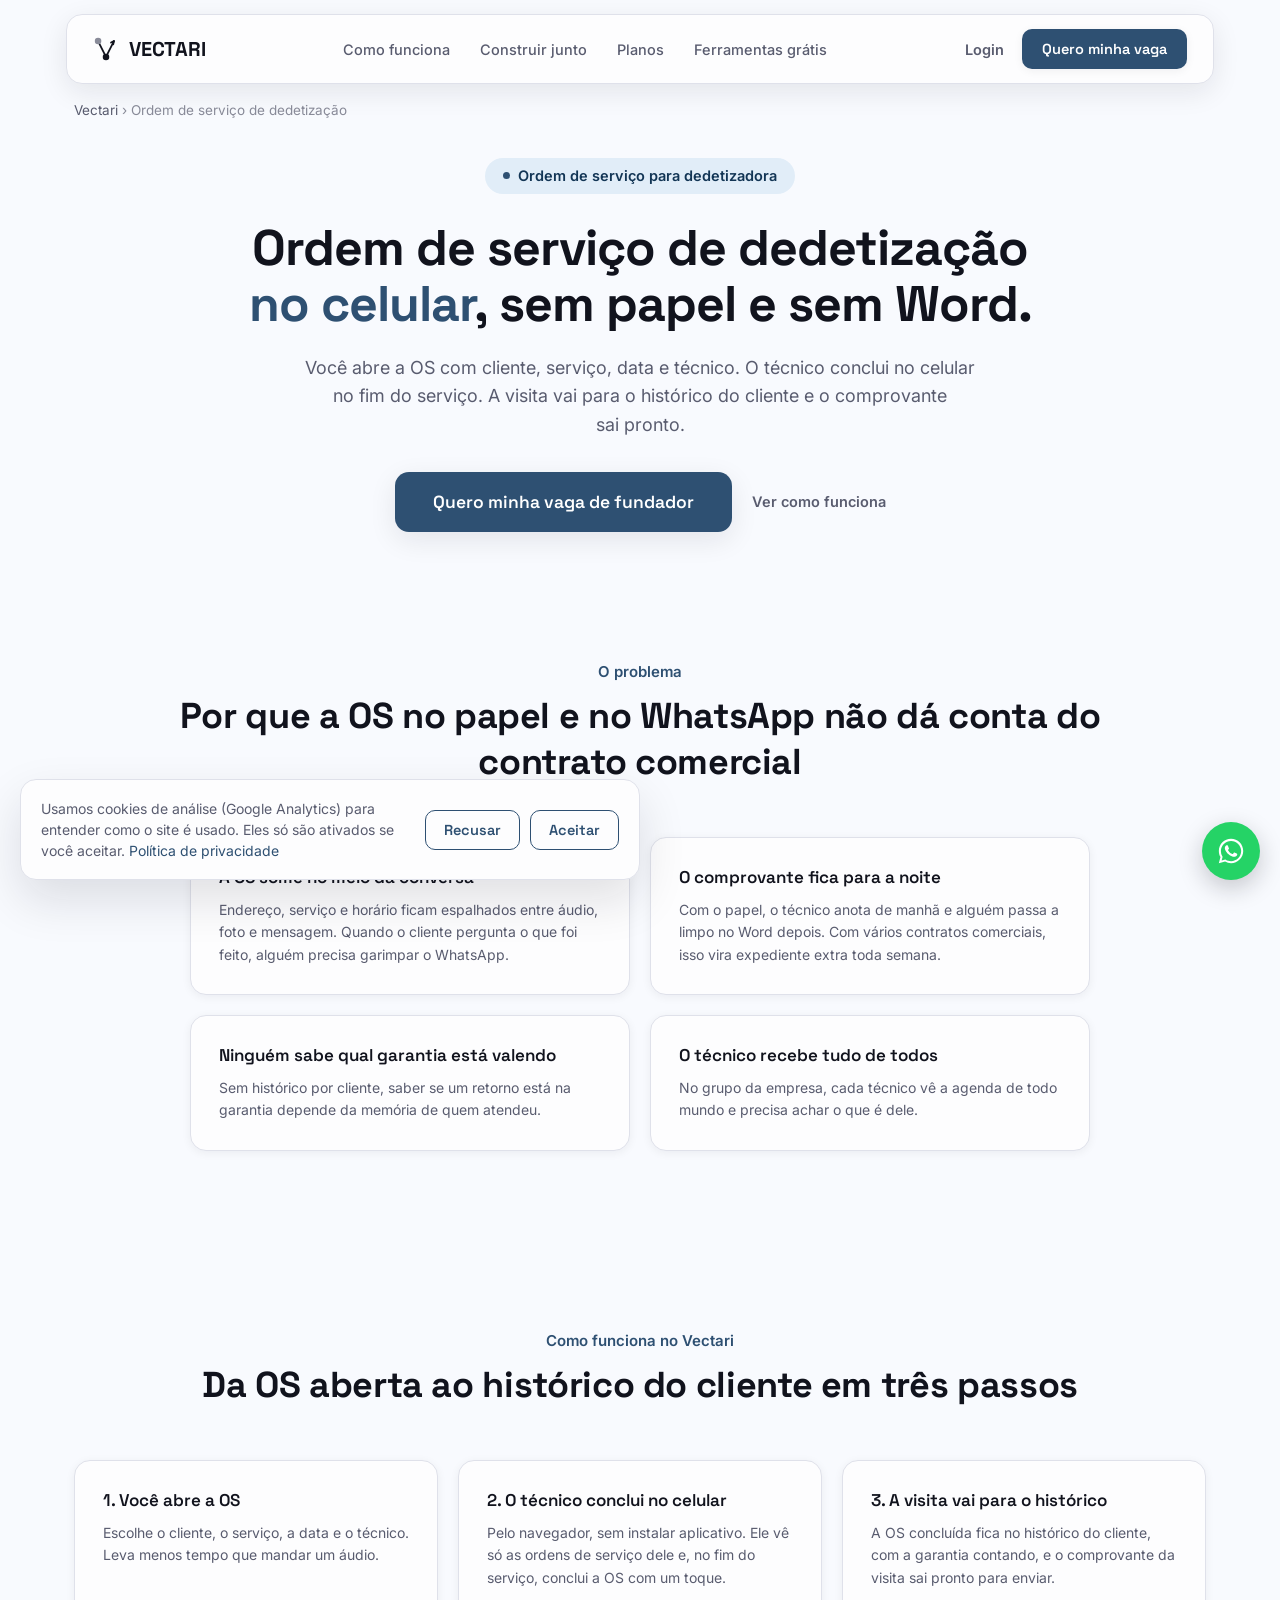
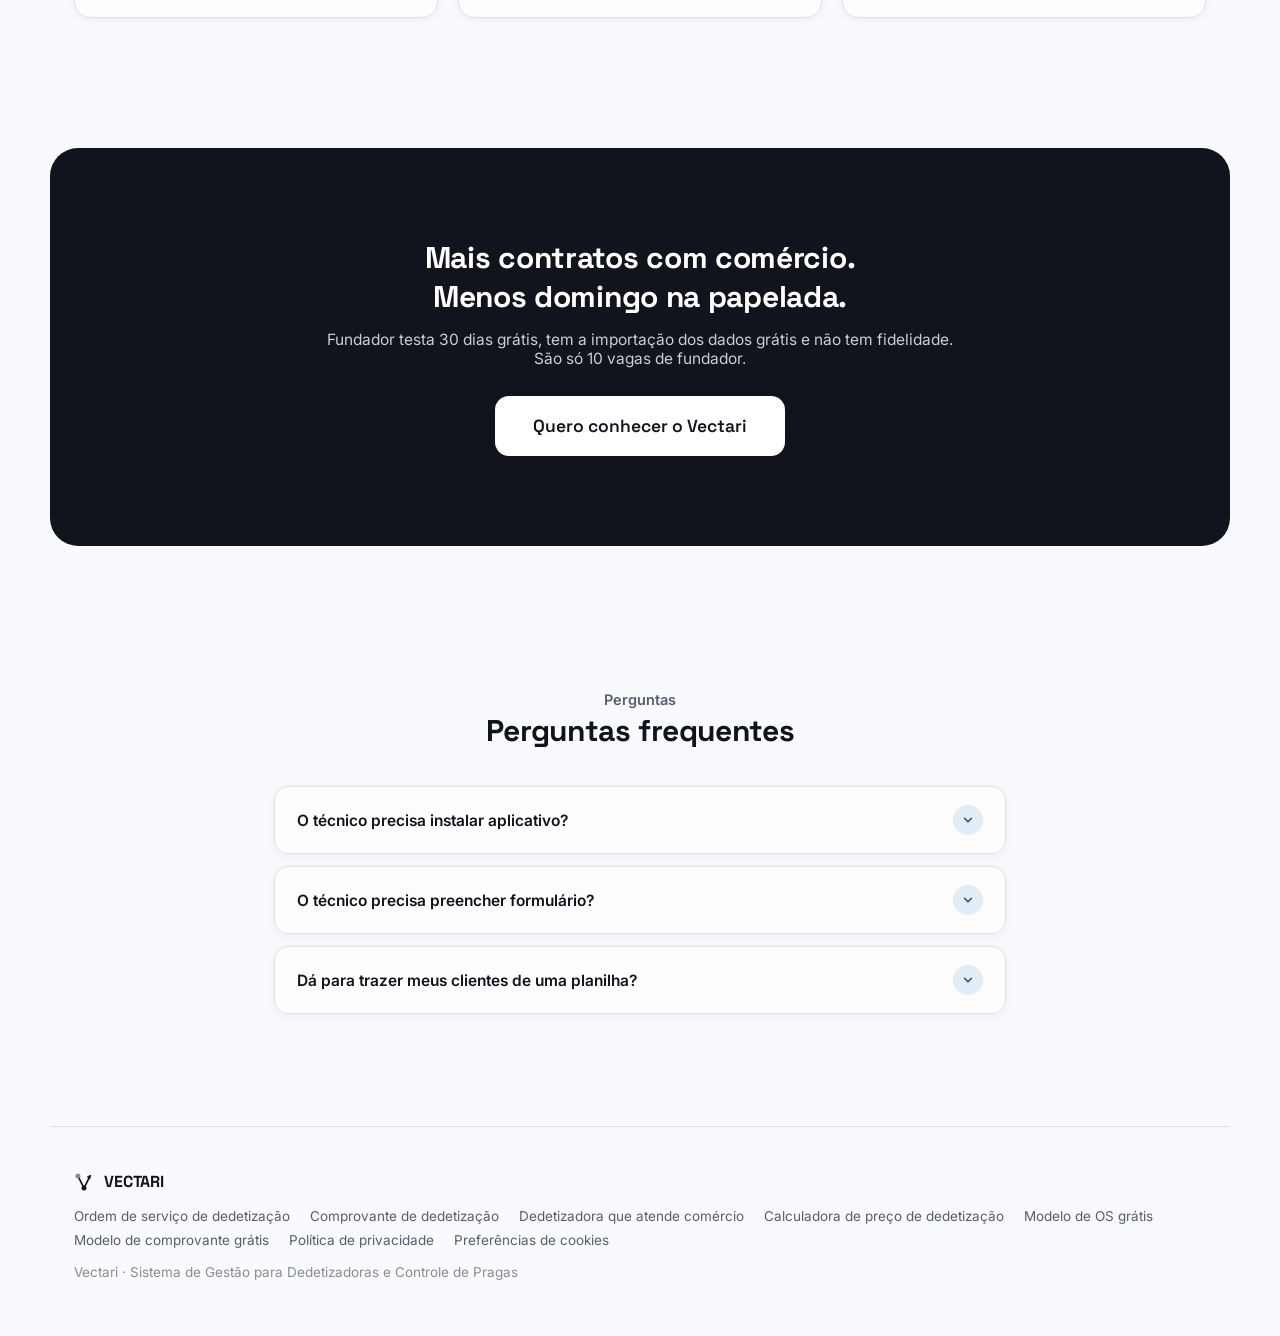
<file: ordem-de-servico-dedetizacao/index.html>
<!doctype html>
<html lang="pt-BR">
  <head>
    <meta charset="UTF-8" />
    <meta name="viewport" content="width=device-width, initial-scale=1.0" />
    <!-- Consentimento (LGPD) + Google Tag Manager -->
    <!-- O GTM (e o GA4 dentro dele) só carrega depois que o visitante aceita os
         cookies de análise. A escolha fica em localStorage "vectari-consent";
         o banner e a revogação estão em script.js. -->
    <script>
      window.dataLayer = window.dataLayer || [];
      function gtag() {
        dataLayer.push(arguments);
      }
      gtag("consent", "default", {
        ad_storage: "denied",
        ad_user_data: "denied",
        ad_personalization: "denied",
        analytics_storage: "denied",
      });
      window.vectariLoadGTM = function () {
        if (window.vectariGTMLoaded) return;
        window.vectariGTMLoaded = true;
        gtag("consent", "update", { analytics_storage: "granted" });
        (function (w, d, s, l, i) {
          w[l] = w[l] || [];
          w[l].push({ "gtm.start": new Date().getTime(), event: "gtm.js" });
          var f = d.getElementsByTagName(s)[0],
            j = d.createElement(s),
            dl = l != "dataLayer" ? "&l=" + l : "";
          j.async = true;
          j.src = "https://www.googletagmanager.com/gtm.js?id=" + i + dl;
          f.parentNode.insertBefore(j, f);
        })(window, document, "script", "dataLayer", "GTM-P5W9NHG8");
      };
      try {
        if (localStorage.getItem("vectari-consent") === "granted") {
          window.vectariLoadGTM();
        }
      } catch (e) {}
    </script>
    <!-- End Consentimento + Google Tag Manager -->
    <title>Ordem de serviço de dedetização no celular | Vectari</title>
    <meta
      name="description"
      content="Abra a ordem de serviço da dedetização em segundos e deixe o técnico concluir no celular. A visita vai direto para o histórico do cliente, com o comprovante pronto."
    />
    <link rel="canonical" href="https://vectari.com.br/ordem-de-servico-dedetizacao/" />
    <link rel="icon" href="/favicon.svg" type="image/svg+xml" />
    <meta property="og:type" content="article" />
    <meta property="og:locale" content="pt_BR" />
    <meta property="og:url" content="https://vectari.com.br/ordem-de-servico-dedetizacao/" />
    <meta
      property="og:title"
      content="Ordem de serviço de dedetização no celular | Vectari"
    />
    <meta
      property="og:description"
      content="Abra a ordem de serviço da dedetização em segundos e deixe o técnico concluir no celular. A visita vai direto para o histórico do cliente, com o comprovante pronto."
    />
    <meta property="og:image" content="https://vectari.com.br/og-image.png" />
    <meta property="og:image:width" content="1200" />
    <meta property="og:image:height" content="630" />
    <meta name="twitter:card" content="summary_large_image" />
    <meta
      name="twitter:title"
      content="Ordem de serviço de dedetização no celular | Vectari"
    />
    <meta
      name="twitter:description"
      content="Abra a ordem de serviço da dedetização em segundos e deixe o técnico concluir no celular. A visita vai direto para o histórico do cliente, com o comprovante pronto."
    />
    <meta name="twitter:image" content="https://vectari.com.br/og-image.png" />
    <meta name="robots" content="index, follow" />
    <link rel="preconnect" href="https://fonts.googleapis.com" />
    <link rel="preconnect" href="https://fonts.gstatic.com" crossorigin />
    <link
      rel="preload"
      as="style"
      href="https://fonts.googleapis.com/css2?family=Space+Grotesk:wght@600;700&amp;family=Inter:wght@400;500;600;700&amp;family=Caveat:wght@700&amp;display=swap"
    />
    <link
      rel="stylesheet"
      href="https://fonts.googleapis.com/css2?family=Space+Grotesk:wght@600;700&amp;family=Inter:wght@400;500;600;700&amp;family=Caveat:wght@700&amp;display=swap"
      media="print"
      onload="this.media = 'all'"
    />
    <noscript
      ><link
        rel="stylesheet"
        href="https://fonts.googleapis.com/css2?family=Space+Grotesk:wght@600;700&amp;family=Inter:wght@400;500;600;700&amp;family=Caveat:wght@700&amp;display=swap"
    /></noscript>
    <script>
      document.documentElement.classList.add("js");
    </script>
    <link rel="stylesheet" href="/styles.css" />
    <script type="application/ld+json">
[
  {
    "@context": "https://schema.org",
    "@type": "BreadcrumbList",
    "itemListElement": [
      {
        "@type": "ListItem",
        "position": 1,
        "name": "Vectari",
        "item": "https://vectari.com.br/"
      },
      {
        "@type": "ListItem",
        "position": 2,
        "name": "Ordem de serviço de dedetização",
        "item": "https://vectari.com.br/ordem-de-servico-dedetizacao/"
      }
    ]
  },
  {
    "@context": "https://schema.org",
    "@type": "FAQPage",
    "mainEntity": [
      {
        "@type": "Question",
        "name": "O técnico precisa instalar aplicativo?",
        "acceptedAnswer": {
          "@type": "Answer",
          "text": "Não. O Vectari funciona pelo navegador do celular, e o técnico vê só as ordens de serviço dele."
        }
      },
      {
        "@type": "Question",
        "name": "O técnico precisa preencher formulário?",
        "acceptedAnswer": {
          "@type": "Answer",
          "text": "Não. A OS já está aberta quando ele chega. No fim do serviço, ele só conclui."
        }
      },
      {
        "@type": "Question",
        "name": "Dá para trazer meus clientes de uma planilha?",
        "acceptedAnswer": {
          "@type": "Answer",
          "text": "Sim. Você manda o que já usa hoje (planilha, lista ou cadastro de outro sistema) e a gente faz a importação junto com você. Para fundador, não tem custo."
        }
      }
    ]
  }
]
    </script>
  </head>
  <body>
    <div class="site-header-wrap">
      <header class="site-header">
        <a class="logo" href="/" aria-label="Vectari, página inicial">
          <svg width="26" height="26" viewBox="0 0 72 72">
            <g
              stroke="var(--ink)"
              stroke-width="5"
              fill="none"
              stroke-linecap="round"
            >
              <line x1="14" y1="14" x2="36" y2="58" />
              <line x1="36" y1="58" x2="58" y2="14" />
            </g>
            <path
              d="M50 18 L58 14 L56 23"
              stroke="var(--ink)"
              stroke-width="5"
              fill="none"
              stroke-linecap="round"
              stroke-linejoin="round"
            />
            <circle cx="14" cy="14" r="9" fill="var(--ink-faint)" />
            <circle cx="36" cy="58" r="9" fill="var(--ink)" />
          </svg>
          VECTARI
        </a>
        <nav class="nav-links">
          <a href="/#como-funciona">Como funciona</a>
          <a href="/#construir-junto">Construir junto</a>
          <a href="/#planos">Planos</a>
          <a href="/#ferramentas">Ferramentas grátis</a>
        </nav>
        <div class="nav-cta">
          <a
            href="https://app.vectari.com.br/login"
            class="link-quiet"
            target="_blank"
            rel="noopener"
            >Login</a
          >
          <button onclick="ctaClick()" class="cta-btn">Quero minha vaga</button>
        </div>
      </header>
    </div>

    <main>
      <nav class="breadcrumb" aria-label="Você está em">
        <a href="/">Vectari</a> <span aria-hidden="true">›</span> <span>Ordem de serviço de dedetização</span>
      </nav>
      <section class="page-hero">
        <div class="eyebrow"><span class="eyebrow-dot"></span>Ordem de serviço para dedetizadora</div>
        <h1>Ordem de serviço de dedetização <span>no celular</span>, sem papel e sem Word.</h1>
        <p class="subhead">Você abre a OS com cliente, serviço, data e técnico. O técnico conclui no celular no fim do serviço. A visita vai para o histórico do cliente e o comprovante sai pronto.</p>
        <div class="page-hero-actions">
          <button onclick="ctaClick()" class="cta-btn large">Quero minha vaga de fundador</button>
          <a href="/#como-funciona" class="link-quiet">Ver como funciona</a>
        </div>
      </section>

      <section class="features" data-reveal>
        <p class="kicker center">O problema</p>
        <h2>Por que a OS no papel e no WhatsApp não dá conta do contrato comercial</h2>
        <div class="feature-grid two" data-stagger>
          <div class="feature-card">
            <h3>A OS some no meio da conversa</h3>
            <p>Endereço, serviço e horário ficam espalhados entre áudio, foto e mensagem. Quando o cliente pergunta o que foi feito, alguém precisa garimpar o WhatsApp.</p>
          </div>
          <div class="feature-card">
            <h3>O comprovante fica para a noite</h3>
            <p>Com o papel, o técnico anota de manhã e alguém passa a limpo no Word depois. Com vários contratos comerciais, isso vira expediente extra toda semana.</p>
          </div>
          <div class="feature-card">
            <h3>Ninguém sabe qual garantia está valendo</h3>
            <p>Sem histórico por cliente, saber se um retorno está na garantia depende da memória de quem atendeu.</p>
          </div>
          <div class="feature-card">
            <h3>O técnico recebe tudo de todos</h3>
            <p>No grupo da empresa, cada técnico vê a agenda de todo mundo e precisa achar o que é dele.</p>
          </div>
        </div>
      </section>

      <section class="features" data-reveal>
        <p class="kicker center">Como funciona no Vectari</p>
        <h2>Da OS aberta ao histórico do cliente em três passos</h2>
        <div class="feature-grid" data-stagger>
          <div class="feature-card">
            <h3>1. Você abre a OS</h3>
            <p>Escolhe o cliente, o serviço, a data e o técnico. Leva menos tempo que mandar um áudio.</p>
          </div>
          <div class="feature-card">
            <h3>2. O técnico conclui no celular</h3>
            <p>Pelo navegador, sem instalar aplicativo. Ele vê só as ordens de serviço dele e, no fim do serviço, conclui a OS com um toque.</p>
          </div>
          <div class="feature-card">
            <h3>3. A visita vai para o histórico</h3>
            <p>A OS concluída fica no histórico do cliente, com a garantia contando, e o comprovante da visita sai pronto para enviar.</p>
          </div>
        </div>
      </section>

      <section class="final-cta" data-reveal>
        <h2>
          Mais contratos com comércio.<br />
          Menos domingo na papelada.
        </h2>
        <p>
          Fundador testa 30 dias grátis, tem a importação dos dados grátis e não tem fidelidade.<br />
          São só 10 vagas de fundador.
        </p>
        <button onclick="ctaClick()" class="cta-btn large on-dark">
          Quero conhecer o Vectari
        </button>
      </section>

      <section class="faq" data-stagger>
        <p class="kicker center">Perguntas</p>
        <h2>Perguntas frequentes</h2>
        <details>
          <summary>O técnico precisa instalar aplicativo?</summary>
          <p>Não. O Vectari funciona pelo navegador do celular, e o técnico vê só as ordens de serviço dele.</p>
        </details>
        <details>
          <summary>O técnico precisa preencher formulário?</summary>
          <p>Não. A OS já está aberta quando ele chega. No fim do serviço, ele só conclui.</p>
        </details>
        <details>
          <summary>Dá para trazer meus clientes de uma planilha?</summary>
          <p>Sim. Você manda o que já usa hoje (planilha, lista ou cadastro de outro sistema) e a gente faz a importação junto com você. Para fundador, não tem custo.</p>
        </details>
      </section>
    </main>

    <footer class="site-footer">
      <div class="logo">
        <svg width="20" height="20" viewBox="0 0 72 72">
          <g
            stroke="var(--ink)"
            stroke-width="6"
            fill="none"
            stroke-linecap="round"
          >
            <line x1="14" y1="14" x2="36" y2="58" />
            <line x1="36" y1="58" x2="58" y2="14" />
          </g>
          <path
            d="M50 18 L58 14 L56 23"
            stroke="var(--ink)"
            stroke-width="6"
            fill="none"
            stroke-linecap="round"
            stroke-linejoin="round"
          />
          <circle cx="14" cy="14" r="9" fill="var(--ink-faint)" />
          <circle cx="36" cy="58" r="9" fill="var(--ink)" />
        </svg>
        VECTARI
      </div>
      <nav class="footer-links" aria-label="Conteúdos">
        <a href="/ordem-de-servico-dedetizacao/">Ordem de serviço de dedetização</a>
        <a href="/comprovante-de-dedetizacao/">Comprovante de dedetização</a>
        <a href="/sistema-para-dedetizadora-que-atende-comercio/">Dedetizadora que atende comércio</a>
        <a href="/calculadora-preco-dedetizacao/">Calculadora de preço de dedetização</a>
        <a href="/modelo-ordem-de-servico-dedetizacao/">Modelo de OS grátis</a>
        <a href="/modelo-comprovante-dedetizacao/">Modelo de comprovante grátis</a>
        <a href="/politica-de-privacidade/">Política de privacidade</a>
        <button type="button" class="link-button" data-cookie-prefs>Preferências de cookies</button>
      </nav>
      <p>Vectari · Sistema de Gestão para Dedetizadoras e Controle de Pragas</p>
    </footer>

    <!-- Modal de captura de ICP — exibido antes de abrir o WhatsApp (ver script.js) -->
    <div class="modal-overlay" id="lead-modal" hidden>
      <div
        class="modal-card"
        role="dialog"
        aria-modal="true"
        aria-labelledby="lead-modal-title"
      >
        <button
          type="button"
          class="modal-close"
          id="lead-modal-close"
          aria-label="Fechar"
        >
          <svg
            width="18"
            height="18"
            viewBox="0 0 24 24"
            fill="none"
            stroke="currentColor"
            stroke-width="2.2"
            stroke-linecap="round"
          >
            <path d="M6 6l12 12M18 6L6 18" />
          </svg>
        </button>
        <span class="section-label">ACESSO ANTECIPADO</span>
        <h2 id="lead-modal-title">
          Antes da conversa, conta rapidinho como está a sua dedetizadora
        </h2>
        <p class="modal-sub">
          Leva 20 segundos. Aí a conversa no WhatsApp já começa pelos seus
          contratos.
        </p>

        <form id="lead-form" novalidate>
          <div class="modal-fields">
            <div class="field">
              <label for="lead-empresa"
                >Nome da dedetizadora <small>(opcional)</small></label
              >
              <input
                type="text"
                id="lead-empresa"
                name="empresa"
                autocomplete="organization"
                placeholder="Ex.: Nome Empresa"
              />
            </div>

            <div class="field">
              <label for="lead-cidade">Cidade / região</label>
              <input
                type="text"
                id="lead-cidade"
                name="cidade"
                autocomplete="address-level2"
                placeholder="Ex.: João Pessoa"
              />
            </div>

            <div class="field">
              <label for="lead-clientes"
                >Quantos contratos mensais com comércio você tem hoje?</label
              >
              <select id="lead-clientes" name="clientes">
                <option value="">Selecione…</option>
                <option value="Nenhum ainda">Nenhum ainda</option>
                <option value="1 a 3">1 a 3</option>
                <option value="4 a 10">4 a 10</option>
                <option value="Mais de 10">Mais de 10</option>
              </select>
            </div>

            <div class="field">
              <label for="lead-equipe"
                >Quantas pessoas trabalham na empresa (incluindo você)?</label
              >
              <select id="lead-equipe" name="equipe">
                <option value="">Selecione…</option>
                <option value="Só eu">Só eu</option>
                <option value="2 a 3">2 a 3</option>
                <option value="4 a 6">4 a 6</option>
                <option value="7 ou mais">7 ou mais</option>
              </select>
            </div>

            <div class="field">
              <label for="lead-organizacao"
                >Onde ficam hoje os certificados e o histórico das
                visitas?</label
              >
              <select id="lead-organizacao" name="organizacao">
                <option value="">Selecione…</option>
                <option value="WhatsApp, planilha e Word">
                  WhatsApp, planilha e Word
                </option>
                <option value="Papel">Papel</option>
                <option value="Outro sistema">Outro sistema</option>
                <option value="Nada fixo">Nada fixo</option>
              </select>
            </div>

            <div class="field" id="campo-sistema" hidden>
              <label for="lead-sistema">Qual sistema você usa hoje?</label>
              <input
                type="text"
                id="lead-sistema"
                name="sistema"
                autocomplete="off"
                placeholder="Ex.: nome do sistema"
              />
            </div>
          </div>

          <p class="form-error" id="lead-erro" role="alert" hidden></p>
          <button type="submit" class="cta-btn block">
            Continuar no WhatsApp
          </button>
          <p class="modal-foot">
            Seus dados vão direto na mensagem do WhatsApp. Não guardamos nada
            aqui.
          </p>
        </form>
      </div>
    </div>

    <a
      class="wa-float"
      href="https://wa.me/5583999188018?text=Ol%C3%A1!%20Vim%20pelo%20site%20do%20Vectari."
      target="_blank"
      rel="noopener"
      aria-label="Falar com o Fundador no WhatsApp"
      title="Falar com o Fundador no WhatsApp"
      onclick="
        window.dataLayer = window.dataLayer || [];
        window.dataLayer.push({ event: 'whatsapp_float_click' });
      "
    >
      <svg viewBox="0 0 32 32" width="30" height="30" aria-hidden="true">
        <path
          fill="currentColor"
          d="M16.04 3C8.86 3 3.03 8.82 3.03 16c0 2.29.6 4.53 1.75 6.5L3 29l6.68-1.75A12.95 12.95 0 0 0 16.04 29C23.2 29 29.03 23.18 29.03 16S23.2 3 16.04 3zm0 23.8c-2 0-3.95-.54-5.65-1.55l-.4-.24-3.97 1.04 1.06-3.86-.26-.4A10.76 10.76 0 0 1 5.22 16c0-5.96 4.85-10.8 10.82-10.8 5.96 0 10.8 4.84 10.8 10.8 0 5.97-4.84 10.8-10.8 10.8zm5.93-8.09c-.33-.16-1.93-.95-2.23-1.06-.3-.11-.52-.16-.73.17-.22.32-.84 1.05-1.03 1.27-.19.22-.38.24-.7.08-.33-.16-1.38-.51-2.62-1.62-.97-.86-1.62-1.93-1.81-2.25-.19-.33-.02-.5.14-.66.15-.15.33-.38.49-.57.16-.19.22-.33.33-.54.11-.22.05-.41-.03-.57-.08-.16-.73-1.76-1-2.41-.27-.63-.53-.55-.73-.56h-.62c-.22 0-.57.08-.87.41-.3.32-1.14 1.11-1.14 2.71s1.17 3.15 1.33 3.36c.16.22 2.3 3.5 5.56 4.91.78.34 1.39.54 1.86.69.78.25 1.49.21 2.05.13.63-.09 1.93-.79 2.2-1.55.27-.76.27-1.41.19-1.55-.08-.13-.3-.21-.62-.38z"
        />
      </svg>
    </a>

    <script src="/script.js" defer></script>
  </body>
</html>
</file>
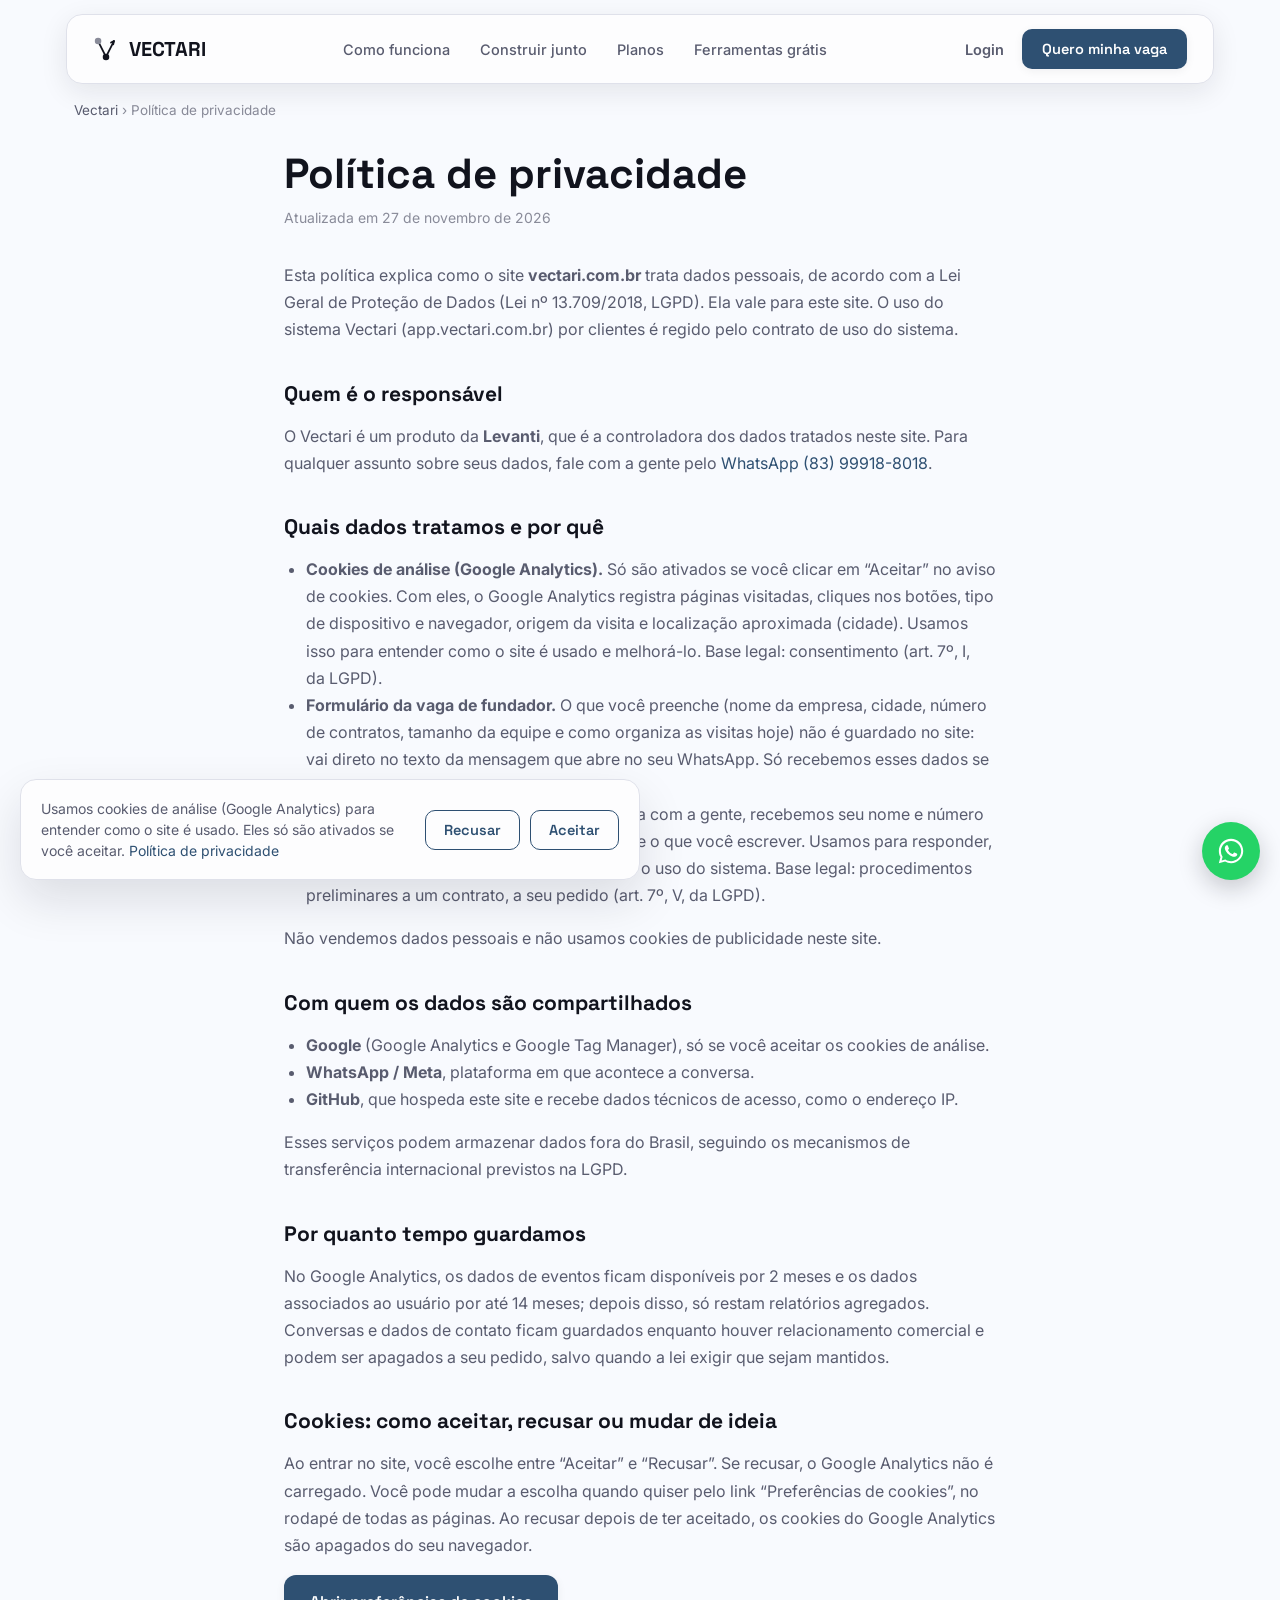
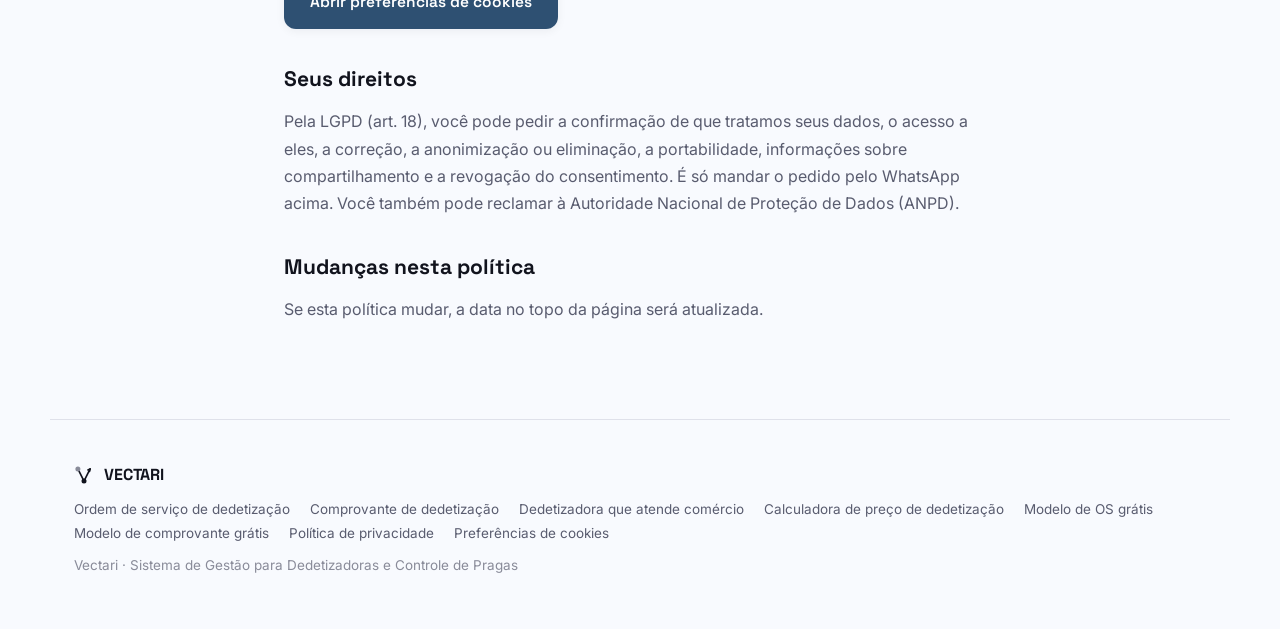
<file: politica-de-privacidade/index.html>
<!doctype html>
<html lang="pt-BR">
  <head>
    <meta charset="UTF-8" />
    <meta name="viewport" content="width=device-width, initial-scale=1.0" />
    <!-- Consentimento (LGPD) + Google Tag Manager -->
    <!-- O GTM (e o GA4 dentro dele) só carrega depois que o visitante aceita os
         cookies de análise. A escolha fica em localStorage "vectari-consent";
         o banner e a revogação estão em script.js. -->
    <script>
      window.dataLayer = window.dataLayer || [];
      function gtag() {
        dataLayer.push(arguments);
      }
      gtag("consent", "default", {
        ad_storage: "denied",
        ad_user_data: "denied",
        ad_personalization: "denied",
        analytics_storage: "denied",
      });
      window.vectariLoadGTM = function () {
        if (window.vectariGTMLoaded) return;
        window.vectariGTMLoaded = true;
        gtag("consent", "update", { analytics_storage: "granted" });
        (function (w, d, s, l, i) {
          w[l] = w[l] || [];
          w[l].push({ "gtm.start": new Date().getTime(), event: "gtm.js" });
          var f = d.getElementsByTagName(s)[0],
            j = d.createElement(s),
            dl = l != "dataLayer" ? "&l=" + l : "";
          j.async = true;
          j.src = "https://www.googletagmanager.com/gtm.js?id=" + i + dl;
          f.parentNode.insertBefore(j, f);
        })(window, document, "script", "dataLayer", "GTM-P5W9NHG8");
      };
      try {
        if (localStorage.getItem("vectari-consent") === "granted") {
          window.vectariLoadGTM();
        }
      } catch (e) {}
    </script>
    <!-- End Consentimento + Google Tag Manager -->
    <title>Política de privacidade | Vectari</title>
    <meta
      name="description"
      content="Como o site do Vectari trata seus dados: cookies de análise só com consentimento, contato pelo WhatsApp e seus direitos pela LGPD."
    />
    <link rel="canonical" href="https://vectari.com.br/politica-de-privacidade/" />
    <link rel="icon" href="/favicon.svg" type="image/svg+xml" />
    <meta property="og:type" content="article" />
    <meta property="og:locale" content="pt_BR" />
    <meta property="og:url" content="https://vectari.com.br/politica-de-privacidade/" />
    <meta
      property="og:title"
      content="Política de privacidade | Vectari"
    />
    <meta
      property="og:description"
      content="Como o site do Vectari trata seus dados: cookies de análise só com consentimento, contato pelo WhatsApp e seus direitos pela LGPD."
    />
    <meta property="og:image" content="https://vectari.com.br/og-image.png" />
    <meta property="og:image:width" content="1200" />
    <meta property="og:image:height" content="630" />
    <meta name="twitter:card" content="summary_large_image" />
    <meta
      name="twitter:title"
      content="Política de privacidade | Vectari"
    />
    <meta
      name="twitter:description"
      content="Como o site do Vectari trata seus dados: cookies de análise só com consentimento, contato pelo WhatsApp e seus direitos pela LGPD."
    />
    <meta name="twitter:image" content="https://vectari.com.br/og-image.png" />
    <meta name="robots" content="index, follow" />
    <link rel="preconnect" href="https://fonts.googleapis.com" />
    <link rel="preconnect" href="https://fonts.gstatic.com" crossorigin />
    <link
      rel="preload"
      as="style"
      href="https://fonts.googleapis.com/css2?family=Space+Grotesk:wght@600;700&amp;family=Inter:wght@400;500;600;700&amp;family=Caveat:wght@700&amp;display=swap"
    />
    <link
      rel="stylesheet"
      href="https://fonts.googleapis.com/css2?family=Space+Grotesk:wght@600;700&amp;family=Inter:wght@400;500;600;700&amp;family=Caveat:wght@700&amp;display=swap"
      media="print"
      onload="this.media = 'all'"
    />
    <noscript
      ><link
        rel="stylesheet"
        href="https://fonts.googleapis.com/css2?family=Space+Grotesk:wght@600;700&amp;family=Inter:wght@400;500;600;700&amp;family=Caveat:wght@700&amp;display=swap"
    /></noscript>
    <script>
      document.documentElement.classList.add("js");
    </script>
    <link rel="stylesheet" href="/styles.css" />
    <script type="application/ld+json">
[
  {
    "@context": "https://schema.org",
    "@type": "BreadcrumbList",
    "itemListElement": [
      {
        "@type": "ListItem",
        "position": 1,
        "name": "Vectari",
        "item": "https://vectari.com.br/"
      },
      {
        "@type": "ListItem",
        "position": 2,
        "name": "Política de privacidade",
        "item": "https://vectari.com.br/politica-de-privacidade/"
      }
    ]
  }
]
    </script>
  </head>
  <body>
    <div class="site-header-wrap">
      <header class="site-header">
        <a class="logo" href="/" aria-label="Vectari, página inicial">
          <svg width="26" height="26" viewBox="0 0 72 72">
            <g
              stroke="var(--ink)"
              stroke-width="5"
              fill="none"
              stroke-linecap="round"
            >
              <line x1="14" y1="14" x2="36" y2="58" />
              <line x1="36" y1="58" x2="58" y2="14" />
            </g>
            <path
              d="M50 18 L58 14 L56 23"
              stroke="var(--ink)"
              stroke-width="5"
              fill="none"
              stroke-linecap="round"
              stroke-linejoin="round"
            />
            <circle cx="14" cy="14" r="9" fill="var(--ink-faint)" />
            <circle cx="36" cy="58" r="9" fill="var(--ink)" />
          </svg>
          VECTARI
        </a>
        <nav class="nav-links">
          <a href="/#como-funciona">Como funciona</a>
          <a href="/#construir-junto">Construir junto</a>
          <a href="/#planos">Planos</a>
          <a href="/#ferramentas">Ferramentas grátis</a>
        </nav>
        <div class="nav-cta">
          <a
            href="https://app.vectari.com.br/login"
            class="link-quiet"
            target="_blank"
            rel="noopener"
            >Login</a
          >
          <button onclick="ctaClick()" class="cta-btn">Quero minha vaga</button>
        </div>
      </header>
    </div>

    <main>
      <nav class="breadcrumb" aria-label="Você está em">
        <a href="/">Vectari</a> <span aria-hidden="true">›</span> <span>Política de privacidade</span>
      </nav>
      <article class="legal">
        <h1>Política de privacidade</h1>
        <p class="updated">Atualizada em 27 de novembro de 2026</p>

        <p>
          Esta política explica como o site <strong>vectari.com.br</strong> trata dados
          pessoais, de acordo com a Lei Geral de Proteção de Dados (Lei nº 13.709/2018, LGPD).
          Ela vale para este site. O uso do sistema Vectari (app.vectari.com.br) por
          clientes é regido pelo contrato de uso do sistema.
        </p>

        <h2>Quem é o responsável</h2>
        <p>
          O Vectari é um produto da <strong>Levanti</strong>, que é a controladora dos dados
          tratados neste site. Para qualquer assunto sobre seus dados, fale com a gente pelo
          <a href="https://wa.me/5583999188018" target="_blank" rel="noopener">WhatsApp (83) 99918-8018</a>.
        </p>

        <h2>Quais dados tratamos e por quê</h2>
        <ul>
          <li>
            <strong>Cookies de análise (Google Analytics).</strong> Só são ativados se você
            clicar em “Aceitar” no aviso de cookies. Com eles, o Google Analytics registra
            páginas visitadas, cliques nos botões, tipo de dispositivo e navegador, origem da
            visita e localização aproximada (cidade). Usamos isso para entender como o site é
            usado e melhorá-lo. Base legal: consentimento (art. 7º, I, da LGPD).
          </li>
          <li>
            <strong>Formulário da vaga de fundador.</strong> O que você preenche (nome da
            empresa, cidade, número de contratos, tamanho da equipe e como organiza as visitas
            hoje) não é guardado no site: vai direto no texto da mensagem que abre no seu
            WhatsApp. Só recebemos esses dados se você enviar a mensagem.
          </li>
          <li>
            <strong>Conversa pelo WhatsApp.</strong> Quando você fala com a gente, recebemos
            seu nome e número de telefone (como aparecem no WhatsApp) e o que você escrever.
            Usamos para responder, apresentar o Vectari e, se você quiser, iniciar o uso do
            sistema. Base legal: procedimentos preliminares a um contrato, a seu pedido
            (art. 7º, V, da LGPD).
          </li>
        </ul>
        <p>Não vendemos dados pessoais e não usamos cookies de publicidade neste site.</p>

        <h2>Com quem os dados são compartilhados</h2>
        <ul>
          <li><strong>Google</strong> (Google Analytics e Google Tag Manager), só se você aceitar os cookies de análise.</li>
          <li><strong>WhatsApp / Meta</strong>, plataforma em que acontece a conversa.</li>
          <li><strong>GitHub</strong>, que hospeda este site e recebe dados técnicos de acesso, como o endereço IP.</li>
        </ul>
        <p>
          Esses serviços podem armazenar dados fora do Brasil, seguindo os mecanismos de
          transferência internacional previstos na LGPD.
        </p>

        <h2>Por quanto tempo guardamos</h2>
        <p>
          No Google Analytics, os dados de eventos ficam disponíveis por 2 meses e os dados
          associados ao usuário por até 14 meses; depois disso, só restam relatórios
          agregados. Conversas e dados de contato ficam guardados enquanto houver
          relacionamento comercial e podem ser apagados a seu pedido, salvo quando a lei
          exigir que sejam mantidos.
        </p>

        <h2>Cookies: como aceitar, recusar ou mudar de ideia</h2>
        <p>
          Ao entrar no site, você escolhe entre “Aceitar” e “Recusar”. Se recusar, o Google
          Analytics não é carregado. Você pode mudar a escolha quando quiser pelo link
          “Preferências de cookies”, no rodapé de todas as páginas. Ao recusar depois de ter
          aceitado, os cookies do Google Analytics são apagados do seu navegador.
        </p>
        <p><button type="button" class="cta-btn" data-cookie-prefs>Abrir preferências de cookies</button></p>

        <h2>Seus direitos</h2>
        <p>
          Pela LGPD (art. 18), você pode pedir a confirmação de que tratamos seus dados, o
          acesso a eles, a correção, a anonimização ou eliminação, a portabilidade,
          informações sobre compartilhamento e a revogação do consentimento. É só mandar
          o pedido pelo WhatsApp acima. Você também pode reclamar à Autoridade
          Nacional de Proteção de Dados (ANPD).
        </p>

        <h2>Mudanças nesta política</h2>
        <p>Se esta política mudar, a data no topo da página será atualizada.</p>
      </article>
    </main>

    <footer class="site-footer">
      <div class="logo">
        <svg width="20" height="20" viewBox="0 0 72 72">
          <g
            stroke="var(--ink)"
            stroke-width="6"
            fill="none"
            stroke-linecap="round"
          >
            <line x1="14" y1="14" x2="36" y2="58" />
            <line x1="36" y1="58" x2="58" y2="14" />
          </g>
          <path
            d="M50 18 L58 14 L56 23"
            stroke="var(--ink)"
            stroke-width="6"
            fill="none"
            stroke-linecap="round"
            stroke-linejoin="round"
          />
          <circle cx="14" cy="14" r="9" fill="var(--ink-faint)" />
          <circle cx="36" cy="58" r="9" fill="var(--ink)" />
        </svg>
        VECTARI
      </div>
      <nav class="footer-links" aria-label="Conteúdos">
        <a href="/ordem-de-servico-dedetizacao/">Ordem de serviço de dedetização</a>
        <a href="/comprovante-de-dedetizacao/">Comprovante de dedetização</a>
        <a href="/sistema-para-dedetizadora-que-atende-comercio/">Dedetizadora que atende comércio</a>
        <a href="/calculadora-preco-dedetizacao/">Calculadora de preço de dedetização</a>
        <a href="/modelo-ordem-de-servico-dedetizacao/">Modelo de OS grátis</a>
        <a href="/modelo-comprovante-dedetizacao/">Modelo de comprovante grátis</a>
        <a href="/politica-de-privacidade/">Política de privacidade</a>
        <button type="button" class="link-button" data-cookie-prefs>Preferências de cookies</button>
      </nav>
      <p>Vectari · Sistema de Gestão para Dedetizadoras e Controle de Pragas</p>
    </footer>

    <!-- Modal de captura de ICP — exibido antes de abrir o WhatsApp (ver script.js) -->
    <div class="modal-overlay" id="lead-modal" hidden>
      <div
        class="modal-card"
        role="dialog"
        aria-modal="true"
        aria-labelledby="lead-modal-title"
      >
        <button
          type="button"
          class="modal-close"
          id="lead-modal-close"
          aria-label="Fechar"
        >
          <svg
            width="18"
            height="18"
            viewBox="0 0 24 24"
            fill="none"
            stroke="currentColor"
            stroke-width="2.2"
            stroke-linecap="round"
          >
            <path d="M6 6l12 12M18 6L6 18" />
          </svg>
        </button>
        <span class="section-label">ACESSO ANTECIPADO</span>
        <h2 id="lead-modal-title">
          Antes da conversa, conta rapidinho como está a sua dedetizadora
        </h2>
        <p class="modal-sub">
          Leva 20 segundos. Aí a conversa no WhatsApp já começa pelos seus
          contratos.
        </p>

        <form id="lead-form" novalidate>
          <div class="modal-fields">
            <div class="field">
              <label for="lead-empresa"
                >Nome da dedetizadora <small>(opcional)</small></label
              >
              <input
                type="text"
                id="lead-empresa"
                name="empresa"
                autocomplete="organization"
                placeholder="Ex.: Nome Empresa"
              />
            </div>

            <div class="field">
              <label for="lead-cidade">Cidade / região</label>
              <input
                type="text"
                id="lead-cidade"
                name="cidade"
                autocomplete="address-level2"
                placeholder="Ex.: João Pessoa"
              />
            </div>

            <div class="field">
              <label for="lead-clientes"
                >Quantos contratos mensais com comércio você tem hoje?</label
              >
              <select id="lead-clientes" name="clientes">
                <option value="">Selecione…</option>
                <option value="Nenhum ainda">Nenhum ainda</option>
                <option value="1 a 3">1 a 3</option>
                <option value="4 a 10">4 a 10</option>
                <option value="Mais de 10">Mais de 10</option>
              </select>
            </div>

            <div class="field">
              <label for="lead-equipe"
                >Quantas pessoas trabalham na empresa (incluindo você)?</label
              >
              <select id="lead-equipe" name="equipe">
                <option value="">Selecione…</option>
                <option value="Só eu">Só eu</option>
                <option value="2 a 3">2 a 3</option>
                <option value="4 a 6">4 a 6</option>
                <option value="7 ou mais">7 ou mais</option>
              </select>
            </div>

            <div class="field">
              <label for="lead-organizacao"
                >Onde ficam hoje os certificados e o histórico das
                visitas?</label
              >
              <select id="lead-organizacao" name="organizacao">
                <option value="">Selecione…</option>
                <option value="WhatsApp, planilha e Word">
                  WhatsApp, planilha e Word
                </option>
                <option value="Papel">Papel</option>
                <option value="Outro sistema">Outro sistema</option>
                <option value="Nada fixo">Nada fixo</option>
              </select>
            </div>

            <div class="field" id="campo-sistema" hidden>
              <label for="lead-sistema">Qual sistema você usa hoje?</label>
              <input
                type="text"
                id="lead-sistema"
                name="sistema"
                autocomplete="off"
                placeholder="Ex.: nome do sistema"
              />
            </div>
          </div>

          <p class="form-error" id="lead-erro" role="alert" hidden></p>
          <button type="submit" class="cta-btn block">
            Continuar no WhatsApp
          </button>
          <p class="modal-foot">
            Seus dados vão direto na mensagem do WhatsApp. Não guardamos nada
            aqui.
          </p>
        </form>
      </div>
    </div>

    <a
      class="wa-float"
      href="https://wa.me/5583999188018?text=Ol%C3%A1!%20Vim%20pelo%20site%20do%20Vectari."
      target="_blank"
      rel="noopener"
      aria-label="Falar com o Fundador no WhatsApp"
      title="Falar com o Fundador no WhatsApp"
      onclick="
        window.dataLayer = window.dataLayer || [];
        window.dataLayer.push({ event: 'whatsapp_float_click' });
      "
    >
      <svg viewBox="0 0 32 32" width="30" height="30" aria-hidden="true">
        <path
          fill="currentColor"
          d="M16.04 3C8.86 3 3.03 8.82 3.03 16c0 2.29.6 4.53 1.75 6.5L3 29l6.68-1.75A12.95 12.95 0 0 0 16.04 29C23.2 29 29.03 23.18 29.03 16S23.2 3 16.04 3zm0 23.8c-2 0-3.95-.54-5.65-1.55l-.4-.24-3.97 1.04 1.06-3.86-.26-.4A10.76 10.76 0 0 1 5.22 16c0-5.96 4.85-10.8 10.82-10.8 5.96 0 10.8 4.84 10.8 10.8 0 5.97-4.84 10.8-10.8 10.8zm5.93-8.09c-.33-.16-1.93-.95-2.23-1.06-.3-.11-.52-.16-.73.17-.22.32-.84 1.05-1.03 1.27-.19.22-.38.24-.7.08-.33-.16-1.38-.51-2.62-1.62-.97-.86-1.62-1.93-1.81-2.25-.19-.33-.02-.5.14-.66.15-.15.33-.38.49-.57.16-.19.22-.33.33-.54.11-.22.05-.41-.03-.57-.08-.16-.73-1.76-1-2.41-.27-.63-.53-.55-.73-.56h-.62c-.22 0-.57.08-.87.41-.3.32-1.14 1.11-1.14 2.71s1.17 3.15 1.33 3.36c.16.22 2.3 3.5 5.56 4.91.78.34 1.39.54 1.86.69.78.25 1.49.21 2.05.13.63-.09 1.93-.79 2.2-1.55.27-.76.27-1.41.19-1.55-.08-.13-.3-.21-.62-.38z"
        />
      </svg>
    </a>

    <script src="/script.js" defer></script>
  </body>
</html>
</file>
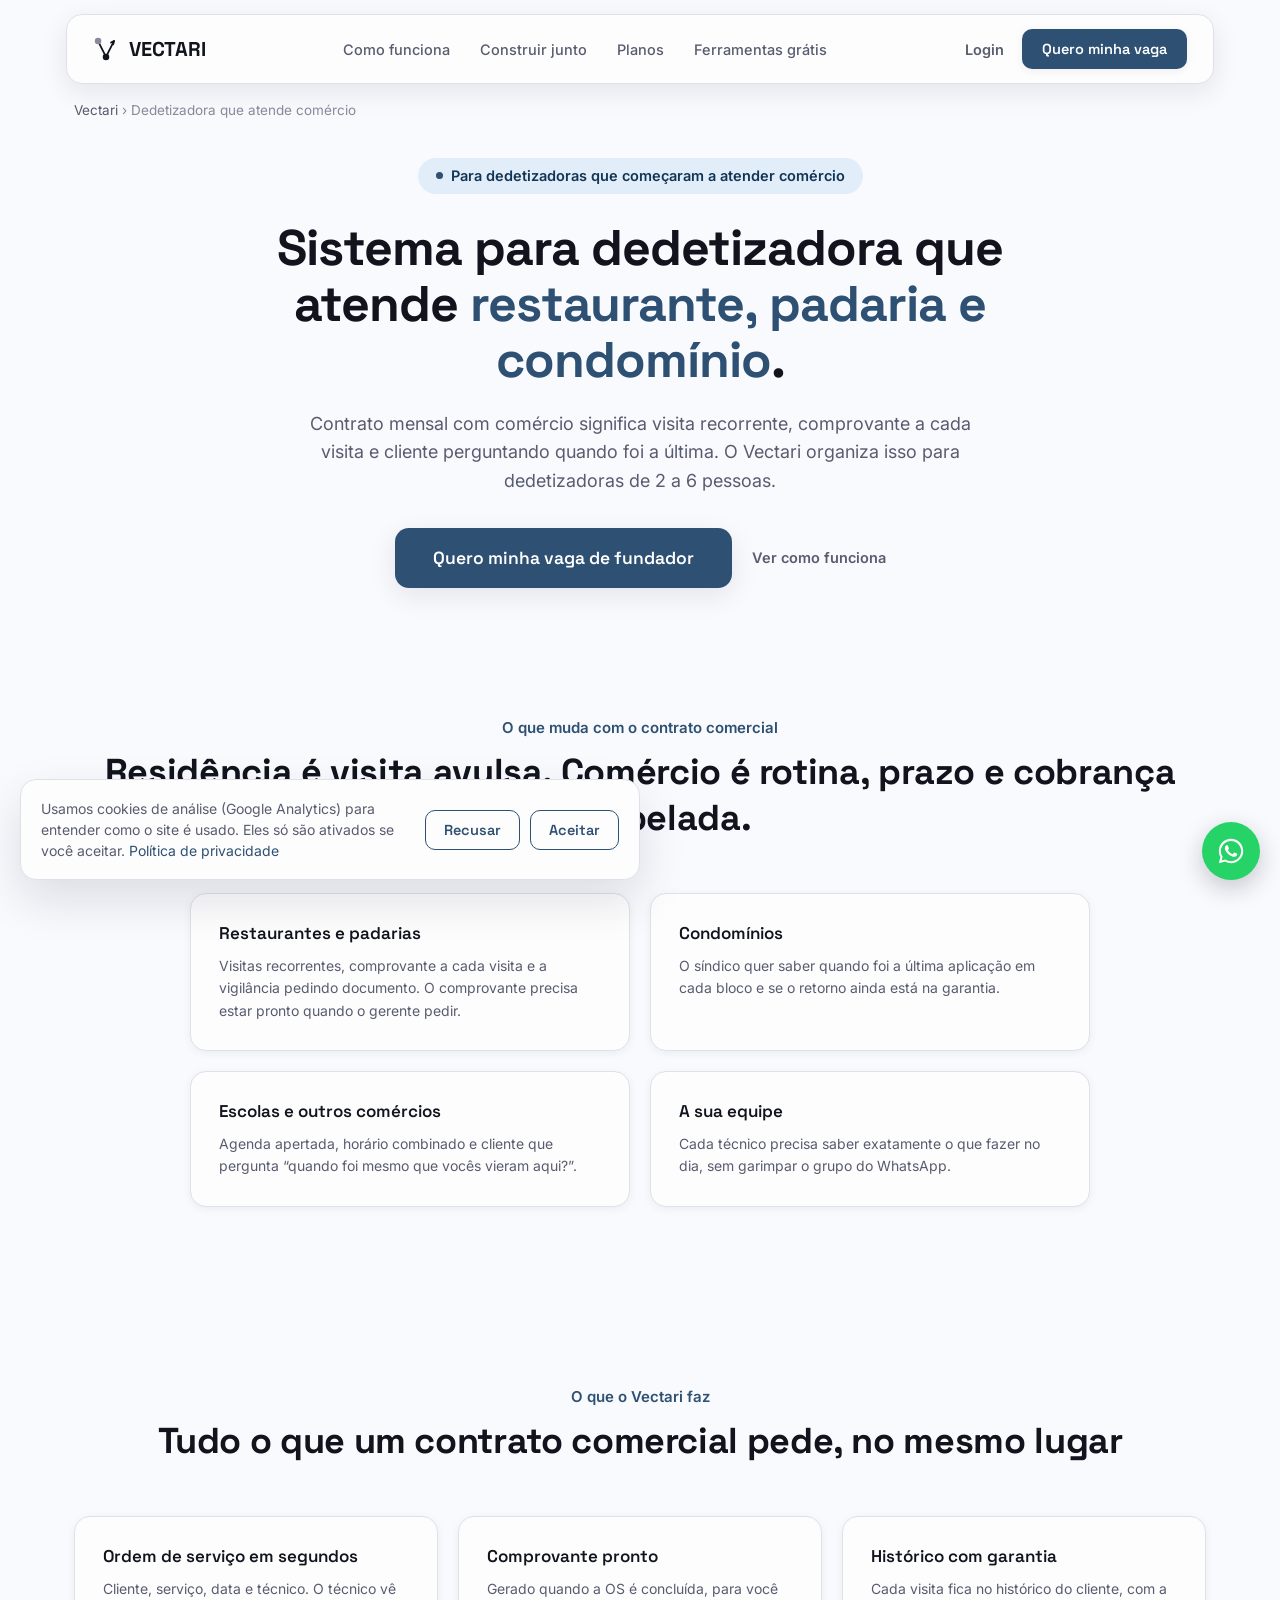
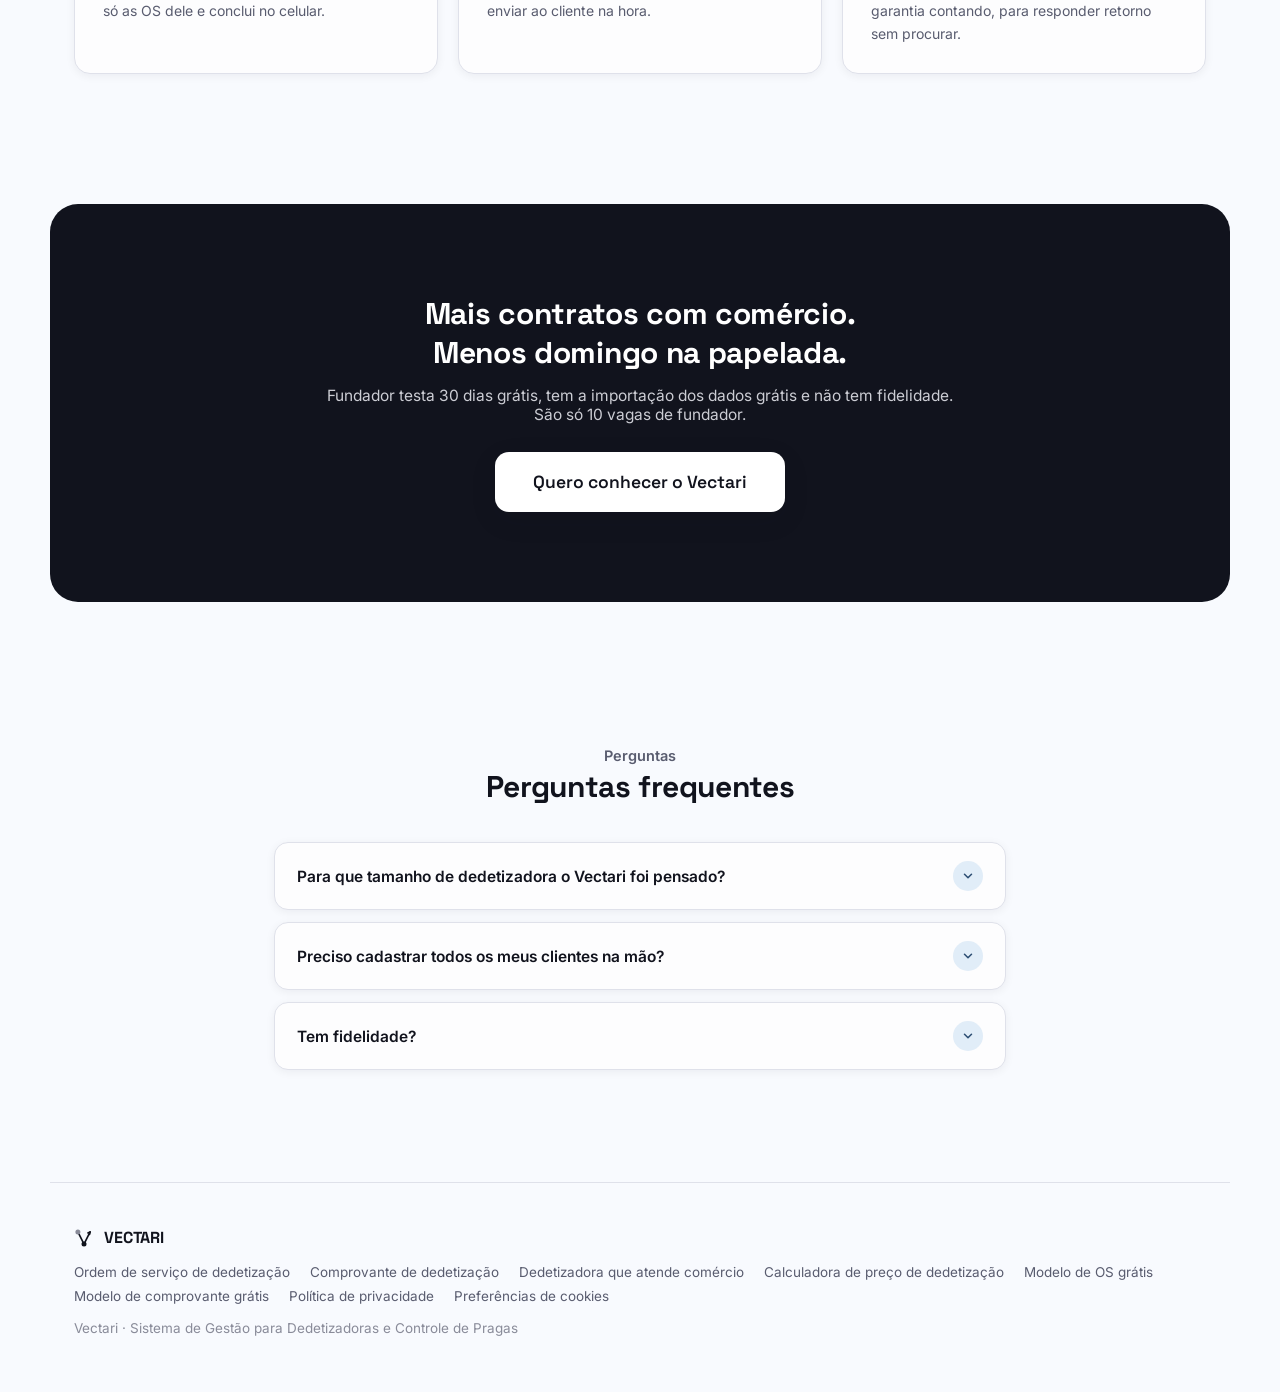
<file: sistema-para-dedetizadora-que-atende-comercio/index.html>
<!doctype html>
<html lang="pt-BR">
  <head>
    <meta charset="UTF-8" />
    <meta name="viewport" content="width=device-width, initial-scale=1.0" />
    <!-- Consentimento (LGPD) + Google Tag Manager -->
    <!-- O GTM (e o GA4 dentro dele) só carrega depois que o visitante aceita os
         cookies de análise. A escolha fica em localStorage "vectari-consent";
         o banner e a revogação estão em script.js. -->
    <script>
      window.dataLayer = window.dataLayer || [];
      function gtag() {
        dataLayer.push(arguments);
      }
      gtag("consent", "default", {
        ad_storage: "denied",
        ad_user_data: "denied",
        ad_personalization: "denied",
        analytics_storage: "denied",
      });
      window.vectariLoadGTM = function () {
        if (window.vectariGTMLoaded) return;
        window.vectariGTMLoaded = true;
        gtag("consent", "update", { analytics_storage: "granted" });
        (function (w, d, s, l, i) {
          w[l] = w[l] || [];
          w[l].push({ "gtm.start": new Date().getTime(), event: "gtm.js" });
          var f = d.getElementsByTagName(s)[0],
            j = d.createElement(s),
            dl = l != "dataLayer" ? "&l=" + l : "";
          j.async = true;
          j.src = "https://www.googletagmanager.com/gtm.js?id=" + i + dl;
          f.parentNode.insertBefore(j, f);
        })(window, document, "script", "dataLayer", "GTM-P5W9NHG8");
      };
      try {
        if (localStorage.getItem("vectari-consent") === "granted") {
          window.vectariLoadGTM();
        }
      } catch (e) {}
    </script>
    <!-- End Consentimento + Google Tag Manager -->
    <title>Sistema para dedetizadora que atende restaurante, padaria e condomínio | Vectari</title>
    <meta
      name="description"
      content="Sistema de gestão para dedetizadora de 2 a 6 pessoas que fechou contrato com comércio: agenda de visitas, OS no celular, comprovante pronto e histórico com garantia por cliente."
    />
    <link rel="canonical" href="https://vectari.com.br/sistema-para-dedetizadora-que-atende-comercio/" />
    <link rel="icon" href="/favicon.svg" type="image/svg+xml" />
    <meta property="og:type" content="article" />
    <meta property="og:locale" content="pt_BR" />
    <meta property="og:url" content="https://vectari.com.br/sistema-para-dedetizadora-que-atende-comercio/" />
    <meta
      property="og:title"
      content="Sistema para dedetizadora que atende restaurante, padaria e condomínio | Vectari"
    />
    <meta
      property="og:description"
      content="Sistema de gestão para dedetizadora de 2 a 6 pessoas que fechou contrato com comércio: agenda de visitas, OS no celular, comprovante pronto e histórico com garantia por cliente."
    />
    <meta property="og:image" content="https://vectari.com.br/og-image.png" />
    <meta property="og:image:width" content="1200" />
    <meta property="og:image:height" content="630" />
    <meta name="twitter:card" content="summary_large_image" />
    <meta
      name="twitter:title"
      content="Sistema para dedetizadora que atende restaurante, padaria e condomínio | Vectari"
    />
    <meta
      name="twitter:description"
      content="Sistema de gestão para dedetizadora de 2 a 6 pessoas que fechou contrato com comércio: agenda de visitas, OS no celular, comprovante pronto e histórico com garantia por cliente."
    />
    <meta name="twitter:image" content="https://vectari.com.br/og-image.png" />
    <meta name="robots" content="index, follow" />
    <link rel="preconnect" href="https://fonts.googleapis.com" />
    <link rel="preconnect" href="https://fonts.gstatic.com" crossorigin />
    <link
      rel="preload"
      as="style"
      href="https://fonts.googleapis.com/css2?family=Space+Grotesk:wght@600;700&amp;family=Inter:wght@400;500;600;700&amp;family=Caveat:wght@700&amp;display=swap"
    />
    <link
      rel="stylesheet"
      href="https://fonts.googleapis.com/css2?family=Space+Grotesk:wght@600;700&amp;family=Inter:wght@400;500;600;700&amp;family=Caveat:wght@700&amp;display=swap"
      media="print"
      onload="this.media = 'all'"
    />
    <noscript
      ><link
        rel="stylesheet"
        href="https://fonts.googleapis.com/css2?family=Space+Grotesk:wght@600;700&amp;family=Inter:wght@400;500;600;700&amp;family=Caveat:wght@700&amp;display=swap"
    /></noscript>
    <script>
      document.documentElement.classList.add("js");
    </script>
    <link rel="stylesheet" href="/styles.css" />
    <script type="application/ld+json">
[
  {
    "@context": "https://schema.org",
    "@type": "BreadcrumbList",
    "itemListElement": [
      {
        "@type": "ListItem",
        "position": 1,
        "name": "Vectari",
        "item": "https://vectari.com.br/"
      },
      {
        "@type": "ListItem",
        "position": 2,
        "name": "Dedetizadora que atende comércio",
        "item": "https://vectari.com.br/sistema-para-dedetizadora-que-atende-comercio/"
      }
    ]
  },
  {
    "@context": "https://schema.org",
    "@type": "FAQPage",
    "mainEntity": [
      {
        "@type": "Question",
        "name": "Para que tamanho de dedetizadora o Vectari foi pensado?",
        "acceptedAnswer": {
          "@type": "Answer",
          "text": "Para dedetizadoras de 2 a 6 pessoas que começaram a fechar contratos com comércio."
        }
      },
      {
        "@type": "Question",
        "name": "Preciso cadastrar todos os meus clientes na mão?",
        "acceptedAnswer": {
          "@type": "Answer",
          "text": "Não. A gente faz a importação dos seus dados junto com você, de graça para fundador."
        }
      },
      {
        "@type": "Question",
        "name": "Tem fidelidade?",
        "acceptedAnswer": {
          "@type": "Answer",
          "text": "Não. Você pode cancelar quando quiser."
        }
      }
    ]
  }
]
    </script>
  </head>
  <body>
    <div class="site-header-wrap">
      <header class="site-header">
        <a class="logo" href="/" aria-label="Vectari, página inicial">
          <svg width="26" height="26" viewBox="0 0 72 72">
            <g
              stroke="var(--ink)"
              stroke-width="5"
              fill="none"
              stroke-linecap="round"
            >
              <line x1="14" y1="14" x2="36" y2="58" />
              <line x1="36" y1="58" x2="58" y2="14" />
            </g>
            <path
              d="M50 18 L58 14 L56 23"
              stroke="var(--ink)"
              stroke-width="5"
              fill="none"
              stroke-linecap="round"
              stroke-linejoin="round"
            />
            <circle cx="14" cy="14" r="9" fill="var(--ink-faint)" />
            <circle cx="36" cy="58" r="9" fill="var(--ink)" />
          </svg>
          VECTARI
        </a>
        <nav class="nav-links">
          <a href="/#como-funciona">Como funciona</a>
          <a href="/#construir-junto">Construir junto</a>
          <a href="/#planos">Planos</a>
          <a href="/#ferramentas">Ferramentas grátis</a>
        </nav>
        <div class="nav-cta">
          <a
            href="https://app.vectari.com.br/login"
            class="link-quiet"
            target="_blank"
            rel="noopener"
            >Login</a
          >
          <button onclick="ctaClick()" class="cta-btn">Quero minha vaga</button>
        </div>
      </header>
    </div>

    <main>
      <nav class="breadcrumb" aria-label="Você está em">
        <a href="/">Vectari</a> <span aria-hidden="true">›</span> <span>Dedetizadora que atende comércio</span>
      </nav>
      <section class="page-hero">
        <div class="eyebrow"><span class="eyebrow-dot"></span>Para dedetizadoras que começaram a atender comércio</div>
        <h1>Sistema para dedetizadora que atende <span>restaurante, padaria e condomínio</span>.</h1>
        <p class="subhead">Contrato mensal com comércio significa visita recorrente, comprovante a cada visita e cliente perguntando quando foi a última. O Vectari organiza isso para dedetizadoras de 2 a 6 pessoas.</p>
        <div class="page-hero-actions">
          <button onclick="ctaClick()" class="cta-btn large">Quero minha vaga de fundador</button>
          <a href="/#como-funciona" class="link-quiet">Ver como funciona</a>
        </div>
      </section>

      <section class="features" data-reveal>
        <p class="kicker center">O que muda com o contrato comercial</p>
        <h2>Residência é visita avulsa. Comércio é rotina, prazo e cobrança de papelada.</h2>
        <div class="feature-grid two" data-stagger>
          <div class="feature-card">
            <h3>Restaurantes e padarias</h3>
            <p>Visitas recorrentes, comprovante a cada visita e a vigilância pedindo documento. O comprovante precisa estar pronto quando o gerente pedir.</p>
          </div>
          <div class="feature-card">
            <h3>Condomínios</h3>
            <p>O síndico quer saber quando foi a última aplicação em cada bloco e se o retorno ainda está na garantia.</p>
          </div>
          <div class="feature-card">
            <h3>Escolas e outros comércios</h3>
            <p>Agenda apertada, horário combinado e cliente que pergunta “quando foi mesmo que vocês vieram aqui?”.</p>
          </div>
          <div class="feature-card">
            <h3>A sua equipe</h3>
            <p>Cada técnico precisa saber exatamente o que fazer no dia, sem garimpar o grupo do WhatsApp.</p>
          </div>
        </div>
      </section>

      <section class="features" data-reveal>
        <p class="kicker center">O que o Vectari faz</p>
        <h2>Tudo o que um contrato comercial pede, no mesmo lugar</h2>
        <div class="feature-grid" data-stagger>
          <div class="feature-card">
            <h3>Ordem de serviço em segundos</h3>
            <p>Cliente, serviço, data e técnico. O técnico vê só as OS dele e conclui no celular.</p>
          </div>
          <div class="feature-card">
            <h3>Comprovante pronto</h3>
            <p>Gerado quando a OS é concluída, para você enviar ao cliente na hora.</p>
          </div>
          <div class="feature-card">
            <h3>Histórico com garantia</h3>
            <p>Cada visita fica no histórico do cliente, com a garantia contando, para responder retorno sem procurar.</p>
          </div>
        </div>
      </section>

      <section class="final-cta" data-reveal>
        <h2>
          Mais contratos com comércio.<br />
          Menos domingo na papelada.
        </h2>
        <p>
          Fundador testa 30 dias grátis, tem a importação dos dados grátis e não tem fidelidade.<br />
          São só 10 vagas de fundador.
        </p>
        <button onclick="ctaClick()" class="cta-btn large on-dark">
          Quero conhecer o Vectari
        </button>
      </section>

      <section class="faq" data-stagger>
        <p class="kicker center">Perguntas</p>
        <h2>Perguntas frequentes</h2>
        <details>
          <summary>Para que tamanho de dedetizadora o Vectari foi pensado?</summary>
          <p>Para dedetizadoras de 2 a 6 pessoas que começaram a fechar contratos com comércio.</p>
        </details>
        <details>
          <summary>Preciso cadastrar todos os meus clientes na mão?</summary>
          <p>Não. A gente faz a importação dos seus dados junto com você, de graça para fundador.</p>
        </details>
        <details>
          <summary>Tem fidelidade?</summary>
          <p>Não. Você pode cancelar quando quiser.</p>
        </details>
      </section>
    </main>

    <footer class="site-footer">
      <div class="logo">
        <svg width="20" height="20" viewBox="0 0 72 72">
          <g
            stroke="var(--ink)"
            stroke-width="6"
            fill="none"
            stroke-linecap="round"
          >
            <line x1="14" y1="14" x2="36" y2="58" />
            <line x1="36" y1="58" x2="58" y2="14" />
          </g>
          <path
            d="M50 18 L58 14 L56 23"
            stroke="var(--ink)"
            stroke-width="6"
            fill="none"
            stroke-linecap="round"
            stroke-linejoin="round"
          />
          <circle cx="14" cy="14" r="9" fill="var(--ink-faint)" />
          <circle cx="36" cy="58" r="9" fill="var(--ink)" />
        </svg>
        VECTARI
      </div>
      <nav class="footer-links" aria-label="Conteúdos">
        <a href="/ordem-de-servico-dedetizacao/">Ordem de serviço de dedetização</a>
        <a href="/comprovante-de-dedetizacao/">Comprovante de dedetização</a>
        <a href="/sistema-para-dedetizadora-que-atende-comercio/">Dedetizadora que atende comércio</a>
        <a href="/calculadora-preco-dedetizacao/">Calculadora de preço de dedetização</a>
        <a href="/modelo-ordem-de-servico-dedetizacao/">Modelo de OS grátis</a>
        <a href="/modelo-comprovante-dedetizacao/">Modelo de comprovante grátis</a>
        <a href="/politica-de-privacidade/">Política de privacidade</a>
        <button type="button" class="link-button" data-cookie-prefs>Preferências de cookies</button>
      </nav>
      <p>Vectari · Sistema de Gestão para Dedetizadoras e Controle de Pragas</p>
    </footer>

    <!-- Modal de captura de ICP — exibido antes de abrir o WhatsApp (ver script.js) -->
    <div class="modal-overlay" id="lead-modal" hidden>
      <div
        class="modal-card"
        role="dialog"
        aria-modal="true"
        aria-labelledby="lead-modal-title"
      >
        <button
          type="button"
          class="modal-close"
          id="lead-modal-close"
          aria-label="Fechar"
        >
          <svg
            width="18"
            height="18"
            viewBox="0 0 24 24"
            fill="none"
            stroke="currentColor"
            stroke-width="2.2"
            stroke-linecap="round"
          >
            <path d="M6 6l12 12M18 6L6 18" />
          </svg>
        </button>
        <span class="section-label">ACESSO ANTECIPADO</span>
        <h2 id="lead-modal-title">
          Antes da conversa, conta rapidinho como está a sua dedetizadora
        </h2>
        <p class="modal-sub">
          Leva 20 segundos. Aí a conversa no WhatsApp já começa pelos seus
          contratos.
        </p>

        <form id="lead-form" novalidate>
          <div class="modal-fields">
            <div class="field">
              <label for="lead-empresa"
                >Nome da dedetizadora <small>(opcional)</small></label
              >
              <input
                type="text"
                id="lead-empresa"
                name="empresa"
                autocomplete="organization"
                placeholder="Ex.: Nome Empresa"
              />
            </div>

            <div class="field">
              <label for="lead-cidade">Cidade / região</label>
              <input
                type="text"
                id="lead-cidade"
                name="cidade"
                autocomplete="address-level2"
                placeholder="Ex.: João Pessoa"
              />
            </div>

            <div class="field">
              <label for="lead-clientes"
                >Quantos contratos mensais com comércio você tem hoje?</label
              >
              <select id="lead-clientes" name="clientes">
                <option value="">Selecione…</option>
                <option value="Nenhum ainda">Nenhum ainda</option>
                <option value="1 a 3">1 a 3</option>
                <option value="4 a 10">4 a 10</option>
                <option value="Mais de 10">Mais de 10</option>
              </select>
            </div>

            <div class="field">
              <label for="lead-equipe"
                >Quantas pessoas trabalham na empresa (incluindo você)?</label
              >
              <select id="lead-equipe" name="equipe">
                <option value="">Selecione…</option>
                <option value="Só eu">Só eu</option>
                <option value="2 a 3">2 a 3</option>
                <option value="4 a 6">4 a 6</option>
                <option value="7 ou mais">7 ou mais</option>
              </select>
            </div>

            <div class="field">
              <label for="lead-organizacao"
                >Onde ficam hoje os certificados e o histórico das
                visitas?</label
              >
              <select id="lead-organizacao" name="organizacao">
                <option value="">Selecione…</option>
                <option value="WhatsApp, planilha e Word">
                  WhatsApp, planilha e Word
                </option>
                <option value="Papel">Papel</option>
                <option value="Outro sistema">Outro sistema</option>
                <option value="Nada fixo">Nada fixo</option>
              </select>
            </div>

            <div class="field" id="campo-sistema" hidden>
              <label for="lead-sistema">Qual sistema você usa hoje?</label>
              <input
                type="text"
                id="lead-sistema"
                name="sistema"
                autocomplete="off"
                placeholder="Ex.: nome do sistema"
              />
            </div>
          </div>

          <p class="form-error" id="lead-erro" role="alert" hidden></p>
          <button type="submit" class="cta-btn block">
            Continuar no WhatsApp
          </button>
          <p class="modal-foot">
            Seus dados vão direto na mensagem do WhatsApp. Não guardamos nada
            aqui.
          </p>
        </form>
      </div>
    </div>

    <a
      class="wa-float"
      href="https://wa.me/5583999188018?text=Ol%C3%A1!%20Vim%20pelo%20site%20do%20Vectari."
      target="_blank"
      rel="noopener"
      aria-label="Falar com o Fundador no WhatsApp"
      title="Falar com o Fundador no WhatsApp"
      onclick="
        window.dataLayer = window.dataLayer || [];
        window.dataLayer.push({ event: 'whatsapp_float_click' });
      "
    >
      <svg viewBox="0 0 32 32" width="30" height="30" aria-hidden="true">
        <path
          fill="currentColor"
          d="M16.04 3C8.86 3 3.03 8.82 3.03 16c0 2.29.6 4.53 1.75 6.5L3 29l6.68-1.75A12.95 12.95 0 0 0 16.04 29C23.2 29 29.03 23.18 29.03 16S23.2 3 16.04 3zm0 23.8c-2 0-3.95-.54-5.65-1.55l-.4-.24-3.97 1.04 1.06-3.86-.26-.4A10.76 10.76 0 0 1 5.22 16c0-5.96 4.85-10.8 10.82-10.8 5.96 0 10.8 4.84 10.8 10.8 0 5.97-4.84 10.8-10.8 10.8zm5.93-8.09c-.33-.16-1.93-.95-2.23-1.06-.3-.11-.52-.16-.73.17-.22.32-.84 1.05-1.03 1.27-.19.22-.38.24-.7.08-.33-.16-1.38-.51-2.62-1.62-.97-.86-1.62-1.93-1.81-2.25-.19-.33-.02-.5.14-.66.15-.15.33-.38.49-.57.16-.19.22-.33.33-.54.11-.22.05-.41-.03-.57-.08-.16-.73-1.76-1-2.41-.27-.63-.53-.55-.73-.56h-.62c-.22 0-.57.08-.87.41-.3.32-1.14 1.11-1.14 2.71s1.17 3.15 1.33 3.36c.16.22 2.3 3.5 5.56 4.91.78.34 1.39.54 1.86.69.78.25 1.49.21 2.05.13.63-.09 1.93-.79 2.2-1.55.27-.76.27-1.41.19-1.55-.08-.13-.3-.21-.62-.38z"
        />
      </svg>
    </a>

    <script src="/script.js" defer></script>
  </body>
</html>
</file>
<file: styles.css>
:root {
  --bg: oklch(98.4% 0.006 275);
  --bg-alt: oklch(96% 0.012 280);
  --surface: oklch(99.4% 0.002 275);
  --ink: oklch(19% 0.02 275);
  --ink-dim: oklch(48% 0.03 278);
  --ink-faint: oklch(64% 0.02 278);
  --border: oklch(91% 0.012 275);
  --primary: oklch(42% 0.07 250);
  --primary-dark: oklch(32% 0.07 250);
  --primary-light: oklch(58% 0.06 250);
  --primary-soft: oklch(94% 0.02 250);
  --highlight: oklch(86% 0.07 250);
  --good: oklch(58% 0.14 152);
  --good-bg: oklch(94.5% 0.05 152);
  --warn: oklch(64% 0.15 55);
  --warn-bg: oklch(94.5% 0.05 60);
  --danger: oklch(56% 0.17 25);
  --danger-bg: oklch(94.5% 0.04 25);
  --shadow-sm: 0 2px 10px oklch(19% 0.02 275 / 0.06);
  --shadow-md: 0 8px 28px oklch(19% 0.02 275 / 0.09);
  --shadow-lg: 0 20px 48px oklch(19% 0.02 275 / 0.12);
  --font-display: 'Space Grotesk', sans-serif;
  --font-body: 'Inter', -apple-system, sans-serif;
  --font-mono: ui-monospace, 'SF Mono', Menlo, Consolas, monospace;
  --font-hand: 'Caveat', 'Marker Felt', cursive;
  --accent: oklch(84% 0.14 85);
  --accent-ink: oklch(30% 0.06 70);
}

* { box-sizing: border-box; }

body {
  margin: 0;
  background: var(--bg);
  color: var(--ink);
  font-family: var(--font-body);
  -webkit-font-smoothing: antialiased;
  text-wrap: pretty;
  overflow-x: clip;
}

a { color: var(--primary); text-decoration: none; }
a:hover { color: var(--primary-dark); }
button { font: inherit; }
details summary::-webkit-details-marker { display: none; }

@media (prefers-reduced-motion: reduce) {
  * { transition: none !important; }
}

/* Aparecer no scroll — só esconde quando há JS (classe .js no <html>) */
.js [data-reveal] {
  opacity: 0;
  transform: translateY(22px);
  transition: opacity .7s cubic-bezier(.2,.7,.3,1), transform .7s cubic-bezier(.2,.7,.3,1);
}
.js [data-reveal].in { opacity: 1; transform: none; }

/* Filhos de [data-stagger] entram um depois do outro (--d vem do script) */
.js [data-stagger] > * {
  opacity: 0;
  transform: translateY(16px);
  transition: opacity .55s cubic-bezier(.2,.7,.3,1), transform .55s cubic-bezier(.2,.7,.3,1);
  transition-delay: calc(var(--d, 0) * 90ms);
}
.js [data-stagger].in > * { opacity: 1; transform: none; }
/* Na conversa, as mensagens chegam mais devagar, como num chat */
.js .chat-body[data-stagger] > * { transition-delay: calc(var(--d, 0) * 380ms + 200ms); transform: translateY(10px) scale(.97); }
.js .chat-body[data-stagger].in > * { transform: none; }

/* Entrada do hero ao carregar (o título não anima, para não atrasar o LCP) */
@keyframes rise { from { opacity: 0; transform: translateY(18px); } to { opacity: 1; transform: none; } }
@keyframes phone-in { from { opacity: 0; transform: translateY(30px) rotate(6deg); } to { opacity: 1; transform: rotate(2.5deg); } }
@keyframes pop { from { opacity: 0; transform: scale(.8) rotate(-8deg); } to { opacity: 1; } }
.js .hero-cta, .js .founder-perks { animation: rise .7s cubic-bezier(.2,.7,.3,1) both; }
.js .hero-cta { animation-delay: .1s; }
.js .founder-perks { animation-delay: .2s; }
.js .phone { animation: phone-in .9s cubic-bezier(.2,.7,.3,1) .15s both; }
.js .hand-note { animation: pop .5s cubic-bezier(.3,1.5,.5,1) both; }
.js .note-b { animation-delay: 1.4s; }

@media (prefers-reduced-motion: reduce) {
  .js [data-reveal], .js [data-stagger] > * { opacity: 1; transform: none; transition: none; }
  .js .hero-cta, .js .founder-perks, .js .phone, .js .hand-note, .js .float-card { animation: none; }
}

/* Buttons */
.cta-btn {
  font-family: var(--font-display);
  font-weight: 600;
  background: var(--primary);
  color: white;
  border: none;
  border-radius: 10px;
  cursor: pointer;
  box-shadow: var(--shadow-sm);
  font-size: 15.5px;
  padding: 14px 26px;
  border-radius: 12px;
  transition: transform .18s ease, box-shadow .18s ease, background .18s ease, color .18s ease;
}
.cta-btn:hover { background: var(--primary-dark); transform: translateY(-2px); box-shadow: var(--shadow-md); }
.cta-btn.large { font-size: 17.5px; padding: 19px 38px; border-radius: 14px; box-shadow: var(--shadow-md); }
.cta-btn.large:hover { box-shadow: var(--shadow-lg); }
.cta-btn.block { width: 100%; text-align: center; font-size: 16.5px; padding: 17px 24px; }
.cta-btn.on-dark { background: white; color: var(--ink); box-shadow: var(--shadow-md); }
.cta-btn.on-dark:hover { background: var(--accent); color: var(--accent-ink); transform: translateY(-3px); box-shadow: 0 14px 34px oklch(84% 0.14 85 / .35); }
.cta-btn.on-dark:focus-visible { outline: 3px solid var(--accent); outline-offset: 3px; }

.link-quiet { font-size: 14.5px; font-weight: 600; color: var(--ink-dim); }

/* Header */
.site-header-wrap {
  position: sticky;
  top: 14px;
  left: 0;
  right: 0;
  z-index: 50;
  max-width: 1180px;
  margin: 0 auto;
  padding: 0 16px;
}
.site-header {
  display: flex;
  justify-content: space-between;
  align-items: center;
  padding: 14px 26px;
  background: var(--surface);
  border-radius: 16px;
  box-shadow: var(--shadow-md);
  border: 1px solid var(--border);
}
.logo {
  display: flex;
  align-items: center;
  gap: 10px;
  font-family: var(--font-display);
  font-weight: 700;
  font-size: 20px;
  letter-spacing: -0.01em;
  color: var(--ink);
}
.nav-links {
  display: flex;
  align-items: center;
  gap: 30px;
  font-size: 14.5px;
  font-weight: 500;
  color: var(--ink-dim);
}
.nav-links a { color: var(--ink-dim); }
.nav-cta { display: flex; align-items: center; gap: 18px; }
.site-header .cta-btn { font-size: 14.5px; padding: 11px 20px; border-radius: 10px; }

main { padding-top: 24px; }

/* Hero */
.hero {
  padding: 56px 24px 64px;
  max-width: 1180px;
  margin: 0 auto;
  display: grid;
  grid-template-columns: 1.05fr 0.95fr;
  gap: 40px;
  align-items: center;
}
.eyebrow {
  display: inline-flex;
  align-items: center;
  gap: 8px;
  font-family: var(--font-body);
  font-size: 14.5px;
  font-weight: 600;
  line-height: 1.35;
  color: var(--primary-dark);
  background: var(--primary-soft);
  padding: 8px 18px;
  border-radius: 999px;
  margin-bottom: 26px;
}
.eyebrow-dot { width: 7px; height: 7px; border-radius: 50%; background: var(--primary); flex-shrink: 0; }
.hero h1 {
  font-family: var(--font-display);
  font-weight: 700;
  font-size: clamp(34px, 5vw, 56px);
  line-height: 1.1;
  letter-spacing: -0.02em;
  max-width: 620px;
  margin: 0;
  color: var(--ink);
}
.hero h1 span { color: var(--primary); }
.hero .subhead {
  margin: 22px 0 0;
  font-size: 18px;
  color: var(--ink-dim);
  max-width: 580px;
  line-height: 1.6;
}
.hero-cta { margin-top: 34px; }
.trust-list {
  display: flex;
  justify-content: center;
  gap: 28px;
  flex-wrap: wrap;
  margin-top: 30px;
  font-size: 13.5px;
  color: var(--ink-faint);
  font-weight: 500;
}
.trust-list span { display: flex; align-items: center; gap: 6px; }

/* Benefícios de fundador no hero */
.founder-perks { margin-top: 32px; }
.founder-perks-label {
  font-family: var(--font-body);
  font-size: 15px;
  font-weight: 600;
  color: var(--ink);
  margin: 0 0 12px;
}
.trust-list.perks { margin-top: 0; gap: 10px; justify-content: flex-start; }
.trust-list.perks span {
  background: var(--primary-soft);
  color: var(--primary-dark);
  border: 1px solid var(--highlight);
  border-radius: 999px;
  padding: 9px 16px 9px 10px;
  font-size: 14.5px;
  font-weight: 600;
}
.trust-list.perks svg {
  width: 20px;
  height: 20px;
  padding: 4px;
  border-radius: 50%;
  background: var(--good);
  color: white;
  flex-shrink: 0;
}

/* ── Notas à mão, numeração de seção e fita ─────────────── */
.hand {
  font-family: var(--font-hand);
  font-weight: 700;
  font-size: 26px;
  line-height: 1.1;
  color: var(--primary);
  display: inline-block;
  transform: rotate(-3deg);
}
.hand.small { font-size: 21px; }
.hand.on-dark { color: var(--accent); display: block; margin-top: 18px; }

.kicker {
  display: flex;
  align-items: center;
  gap: 10px;
  font-family: var(--font-body);
  font-size: 15px;
  font-weight: 600;
  color: var(--primary);
  margin: 0 0 12px;
}
.kicker.center { justify-content: center; }


/* Celular do hero */
.hero > * { min-width: 0; }
.hero-stage { position: relative; display: flex; justify-content: center; padding: 40px 0; }
.stage-glow { position: absolute; inset: 6% 4%; border-radius: 50%; background: radial-gradient(closest-side, var(--highlight), transparent 70%), radial-gradient(closest-side at 70% 80%, oklch(90% 0.08 152 / .8), transparent 70%); filter: blur(10px); opacity: .7; }

/* Aparelho */
.phone {
  position: relative;
  width: 318px;
  aspect-ratio: 9 / 17.2;
  padding: 12px;
  border-radius: 52px;
  background: linear-gradient(145deg, oklch(32% 0.02 275), oklch(14% 0.02 275));
  box-shadow: 0 0 0 1.5px oklch(42% 0.02 275) inset, 0 30px 60px oklch(19% 0.02 275 / .28), 0 8px 18px oklch(19% 0.02 275 / .18);
  transform: rotate(2.5deg);
}
.phone-btn { position: absolute; width: 3px; border-radius: 2px; background: oklch(26% 0.02 275); }
.phone-btn.b1 { left: -3px; top: 130px; height: 34px; }
.phone-btn.b2 { left: -3px; top: 180px; height: 60px; }
.phone-btn.b3 { right: -3px; top: 165px; height: 84px; }
.phone-screen { height: 100%; display: flex; flex-direction: column; background: var(--bg); border-radius: 41px; padding: 12px 16px 10px; overflow: hidden; }
.status-bar { display: flex; align-items: center; justify-content: space-between; height: 30px; padding: 0 8px; font-size: 12px; font-weight: 700; color: var(--ink); }
.island { width: 86px; height: 24px; border-radius: 999px; background: oklch(12% 0.02 275); }
.sb-icons { display: flex; align-items: center; gap: 5px; }
.sig { width: 15px; height: 9px; background: linear-gradient(90deg, var(--ink) 0 20%, transparent 20% 27%, var(--ink) 27% 47%, transparent 47% 54%, var(--ink) 54% 74%, transparent 74% 81%, var(--ink) 81%); clip-path: polygon(0 100%, 100% 0, 100% 100%); }
.bat { width: 20px; height: 10px; border-radius: 3px; border: 1.5px solid var(--ink); position: relative; }
.bat::after { content: ""; position: absolute; inset: 1.5px 5px 1.5px 1.5px; background: var(--ink); border-radius: 1px; }
.app-bar { display: flex; align-items: center; gap: 10px; padding: 10px 2px 12px; }
.app-back { font-size: 24px; line-height: 1; color: var(--primary); width: 16px; }
.app-title { flex: 1; font-family: var(--font-display); font-weight: 700; font-size: 15px; color: var(--ink); display: flex; flex-direction: column; line-height: 1.15; }
.app-title small { font-family: var(--font-body); font-weight: 500; font-size: 11px; color: var(--ink-faint); }
.app-logo { width: 28px; height: 28px; border-radius: 9px; background: var(--primary); color: white; font-family: var(--font-display); font-weight: 700; font-size: 14px; display: inline-flex; align-items: center; justify-content: center; }
.os-done { display: flex; align-items: center; gap: 10px; background: var(--good-bg); border: 1px solid oklch(85% 0.08 152); border-radius: 14px; padding: 10px 12px; }
.os-done b { display: block; font-size: 14px; color: var(--good); }
.os-done small { font-size: 11.5px; color: var(--ink-dim); }
.os-check { width: 28px; height: 28px; flex-shrink: 0; border-radius: 50%; background: var(--good); color: white; display: inline-flex; align-items: center; justify-content: center; }
.os-client { display: flex; align-items: center; gap: 10px; margin: 10px 0; padding: 10px 12px; background: var(--surface); border: 1px solid var(--border); border-radius: 14px; }
.os-av { width: 32px; height: 32px; flex-shrink: 0; border-radius: 10px; background: oklch(62% 0.12 60); color: white; font-family: var(--font-display); font-weight: 700; font-size: 12px; display: inline-flex; align-items: center; justify-content: center; }
.os-client strong { display: block; font-size: 13.5px; color: var(--ink); }
.os-client span span { font-size: 11.5px; color: var(--ink-dim); }
.doc { flex: 1; display: flex; flex-direction: column; min-height: 0; background: var(--surface); border: 1px solid var(--border); border-radius: 14px; padding: 10px 12px 12px; }
.doc-head { display: flex; align-items: center; justify-content: space-between; margin-bottom: 8px; }
.doc-title { font-size: 12.5px; font-weight: 700; color: var(--ink); }
.doc-ok { font-size: 10.5px; font-weight: 700; color: var(--good); background: var(--good-bg); border-radius: 999px; padding: 2px 8px; }
.doc-paper { flex: 1; display: flex; flex-direction: column; gap: 9px; background: var(--bg-alt); border-radius: 8px; padding: 14px 12px; }
.dl { display: block; height: 6px; border-radius: 3px; background: var(--border); }
.dl.w80 { width: 80%; background: var(--highlight); height: 8px; }
.dl.w70 { width: 70%; } .dl.w60 { width: 60%; } .dl.w50 { width: 50%; } .dl.w40 { width: 40%; } .dl.w25 { width: 25%; } .dl.w20 { width: 20%; }
.dl-row { display: flex; justify-content: space-between; }
.doc-foot { margin-top: auto; display: flex; justify-content: space-between; align-items: flex-end; gap: 8px; }
.doc-stamp { font-size: 10px; font-weight: 700; color: var(--good); border: 1.5px solid var(--good); border-radius: 6px; padding: 3px 6px; transform: rotate(-4deg); white-space: nowrap; }
.os-hist { display: flex; justify-content: space-between; align-items: center; margin-top: 10px; padding: 11px 12px; background: var(--surface); border: 1px solid var(--border); border-radius: 14px; font-size: 12.5px; color: var(--ink-dim); }
.os-hist b { color: var(--primary); font-size: 13px; }
.home-bar { display: block; width: 110px; height: 5px; border-radius: 3px; background: var(--ink); opacity: .85; margin: 12px auto 2px; }
.os-send { margin-top: 12px; text-align: center; font-family: var(--font-display); font-weight: 600; font-size: 14px; color: white; background: var(--primary); border-radius: 14px; padding: 12px; box-shadow: var(--shadow-md); }

/* Cards flutuando em volta do aparelho */
.float-card { position: absolute; z-index: 3; display: flex; align-items: center; gap: 10px; background: var(--surface); border: 1px solid var(--border); border-radius: 16px; padding: 10px 14px 10px 10px; box-shadow: var(--shadow-lg); }
.float-card b { display: block; font-size: 13px; color: var(--ink); }
.float-card small { font-size: 11.5px; color: var(--ink-faint); }
.fc-ico { width: 30px; height: 30px; border-radius: 50%; background: var(--good); color: white; display: inline-flex; align-items: center; justify-content: center; flex-shrink: 0; }
.fc-num { width: 30px; height: 30px; border-radius: 10px; background: var(--primary-soft); color: var(--primary); font-family: var(--font-display); font-weight: 700; font-size: 13px; display: inline-flex; align-items: center; justify-content: center; flex-shrink: 0; }
.fc-sent { bottom: 250px; left: -34px; }
.fc-hist { top: 150px; right: -34px; }
.hand-note { position: absolute; z-index: 2; font-family: var(--font-hand); font-weight: 700; font-size: 25px; color: var(--primary); }
.note-b { bottom: 6px; left: 20px; transform: rotate(-5deg); }
@keyframes bob { 50% { transform: translateY(-7px); } }
.js .fc-sent { animation: rise .6s cubic-bezier(.2,.7,.3,1) .9s both, bob 5s ease-in-out 1.5s infinite; }
.js .fc-hist { animation: rise .6s cubic-bezier(.2,.7,.3,1) 1.15s both, bob 5s ease-in-out 2.4s infinite; }

/* Benefício de destaque: contato direto */
.trust-list.perks span.perk-star { background: var(--ink); color: white; border-color: var(--ink); }
.trust-list.perks span.perk-star svg { background: oklch(60% 0.14 152); }

/* Faixa: visitas do dia concluindo em sequência */
.day-band { max-width: 1180px; margin: 0 auto; padding: 8px 24px 0; text-align: center; }
.day-cap { font-size: 14px; font-weight: 600; color: var(--ink-dim); margin: 0 0 14px; }
.day-visits { display: grid; grid-template-columns: repeat(4, 1fr); gap: 12px; }
.day-visit { display: flex; align-items: center; gap: 12px; text-align: left; background: var(--surface); border: 1px solid var(--border); border-radius: 16px; padding: 14px 16px; box-shadow: var(--shadow-sm); transition: border-color .4s ease, transform .4s ease; }
.dv-dot { width: 26px; height: 26px; flex-shrink: 0; border-radius: 50%; border: 2px solid var(--border); color: transparent; display: inline-flex; align-items: center; justify-content: center; transition: background .35s ease, border-color .35s ease, color .35s ease, transform .35s cubic-bezier(.3,1.6,.5,1); }
.dv-txt { min-width: 0; display: flex; flex-direction: column; gap: 2px; }
.dv-txt b { font-size: 14px; color: var(--ink); white-space: nowrap; overflow: hidden; text-overflow: ellipsis; }
.dv-st { position: relative; font-size: 12.5px; height: 1.3em; }
.dv-wait, .dv-done { position: absolute; left: 0; top: 0; white-space: nowrap; transition: opacity .35s ease, transform .35s ease; }
.dv-wait { color: var(--ink-faint); }
.dv-done { color: var(--good); font-weight: 600; opacity: 0; transform: translateY(6px); }
.day-visit.done { border-color: oklch(85% 0.08 152); transform: translateY(-2px); }
.day-visit.done .dv-dot { background: var(--good); border-color: var(--good); color: white; transform: scale(1.08); }
.day-visit.done .dv-wait { opacity: 0; }
.day-visit.done .dv-done { opacity: 1; transform: none; }

/* 01 · WhatsApp do dono */
.chat-sec { padding: 110px 24px 90px; max-width: 1180px; margin: 0 auto; display: grid; grid-template-columns: 0.9fr 1.1fr; gap: 56px; align-items: center; }
.chat-sec > * { min-width: 0; }
.chat-copy h2 { font-family: var(--font-display); font-weight: 700; font-size: clamp(28px, 3.8vw, 42px); line-height: 1.15; letter-spacing: -.015em; margin: 0 0 20px; color: var(--ink); }
.lead { font-size: 17px; line-height: 1.6; color: var(--ink-dim); margin: 0 0 16px; }
.lead.strong { color: var(--ink); font-weight: 600; margin-bottom: 26px; }
.chat-stage { position: relative; display: grid; grid-template-columns: 1fr 1fr; gap: 16px; align-items: start; }
.chat-list, .chat-open { background: var(--surface); border: 1px solid var(--border); border-radius: 20px; box-shadow: var(--shadow-lg); overflow: hidden; }
.chat-list-head { display: flex; justify-content: space-between; align-items: center; padding: 16px 16px 10px; font-family: var(--font-display); font-weight: 700; font-size: 16px; color: var(--ink); }
.chat-list-head span { font-family: var(--font-body); font-size: 11.5px; font-weight: 600; color: white; background: var(--danger); border-radius: 999px; padding: 3px 9px; }
.chat-list ul { list-style: none; margin: 0; padding: 0 0 6px; }
.conv { display: flex; align-items: center; gap: 10px; padding: 10px 16px; border-top: 1px solid var(--border); }
.conv-av { width: 36px; height: 36px; flex-shrink: 0; border-radius: 50%; display: inline-flex; align-items: center; justify-content: center; font-family: var(--font-display); font-weight: 700; font-size: 12px; color: white; }
.c1 { background: oklch(62% 0.12 60); }
.c2 { background: oklch(55% 0.13 25); }
.c3 { background: var(--primary); }
.c4 { background: oklch(58% 0.1 320); }
.c5 { background: oklch(55% 0.1 175); }
.conv-txt { flex: 1; min-width: 0; display: flex; flex-direction: column; }
.conv-txt b { font-size: 13px; color: var(--ink); white-space: nowrap; overflow: hidden; text-overflow: ellipsis; }
.conv-txt span { font-size: 12px; color: var(--ink-dim); white-space: nowrap; overflow: hidden; text-overflow: ellipsis; }
.conv-meta { display: flex; flex-direction: column; align-items: flex-end; gap: 4px; }
.conv-meta time { font-size: 10.5px; color: var(--good); font-weight: 600; }
.conv-meta em { font-style: normal; font-size: 10.5px; font-weight: 700; color: white; background: var(--good); min-width: 18px; height: 18px; border-radius: 999px; display: inline-flex; align-items: center; justify-content: center; padding: 0 5px; }
.chat-open { margin-top: 48px; background: var(--bg-alt); }
.chat-open-head { display: flex; align-items: center; gap: 10px; padding: 12px 14px; background: var(--surface); border-bottom: 1px solid var(--border); }
.chat-open-head b { display: block; font-size: 13.5px; color: var(--ink); }
.chat-open-head small { font-size: 11.5px; color: var(--ink-faint); }
.chat-body { padding: 14px 12px 18px; display: flex; flex-direction: column; gap: 8px; }
.msg { max-width: 88%; font-size: 13px; line-height: 1.4; color: var(--ink); padding: 8px 11px 6px; border-radius: 12px; box-shadow: 0 1px 2px oklch(19% 0.02 275 / .08); }
.msg time { display: block; text-align: right; font-size: 10px; color: var(--ink-faint); margin-top: 3px; }
.msg.in { background: var(--surface); border-top-left-radius: 4px; align-self: flex-start; }
.msg.out { background: var(--good-bg); border-top-right-radius: 4px; align-self: flex-end; }
.msg.out time { color: var(--good); }
.chat-hand { position: absolute; right: 10px; bottom: -44px; transform: rotate(-4deg); }

/* 02 · Como funciona */
.how { padding: 90px 24px; max-width: 1180px; margin: 0 auto; text-align: center; background: var(--bg-alt); border-radius: 28px; }
.how h2, .calc h2 { font-family: var(--font-display); font-weight: 700; font-size: clamp(26px, 3.5vw, 38px); line-height: 1.2; letter-spacing: -.015em; margin: 0 0 48px; color: var(--ink); }
.steps { display: grid; grid-template-columns: repeat(3, 1fr); gap: 20px; text-align: left; }
.step { background: var(--surface); border: 1px solid var(--border); border-radius: 20px; padding: 26px; box-shadow: var(--shadow-sm); display: flex; flex-direction: column; }
.step-num { font-family: var(--font-display); font-weight: 700; font-size: 40px; line-height: 1; color: var(--highlight); margin-bottom: 14px; }
.step h3 { font-family: var(--font-display); font-size: 18px; margin: 0 0 8px; color: var(--ink); }
.step p { font-size: 14.5px; line-height: 1.6; color: var(--ink-dim); margin: 0 0 22px; }
.scene { margin-top: auto; min-height: 130px; background: var(--bg-alt); border-radius: 14px; padding: 16px; display: flex; flex-direction: column; justify-content: center; align-items: center; gap: 10px; }
.scene-card { width: 100%; background: var(--surface); border-radius: 12px; padding: 12px 14px; box-shadow: var(--shadow-sm); display: flex; flex-direction: column; gap: 3px; }
.scene-label { font-size: 12px; font-weight: 600; color: var(--primary); }
.scene-card strong { font-size: 14.5px; color: var(--ink); }
.scene-meta { font-size: 12.5px; color: var(--ink-dim); }
.scene-btn { display: inline-flex; align-items: center; gap: 8px; background: var(--good); color: white; font-family: var(--font-display); font-weight: 600; font-size: 15px; padding: 12px 22px; border-radius: 12px; box-shadow: var(--shadow-md); }
.scene-list { list-style: none; margin: 0; padding: 0; width: 100%; }
.scene-list li { display: flex; align-items: center; gap: 10px; font-size: 13px; color: var(--ink); padding: 7px 0; border-bottom: 1px solid var(--border); }
.scene-list li:last-child { border-bottom: none; }
.scene-list span { font-family: var(--font-mono); font-size: 11.5px; color: var(--ink-faint); }
.scene-list em { font-style: normal; margin-left: auto; font-size: 11px; font-weight: 600; color: var(--good); background: var(--good-bg); padding: 2px 8px; border-radius: 999px; }
.scene-list em.done { color: var(--ink-faint); background: var(--surface); }
.next-up { margin: 28px auto 0; max-width: 760px; display: flex; align-items: center; gap: 18px; flex-wrap: wrap; justify-content: center; background: var(--surface); border: 1.5px solid oklch(85% 0.08 152); border-radius: 18px; padding: 18px 22px; box-shadow: var(--shadow-sm); text-align: left; }
.next-up p { flex: 1; min-width: 240px; margin: 0; font-size: 14.5px; line-height: 1.5; color: var(--ink-dim); }
.next-up p b { color: var(--ink); }
.next-tag { font-size: 12.5px; white-space: nowrap; font-weight: 600; color: var(--good); background: var(--good-bg); padding: 5px 12px; border-radius: 999px; }

/* 03 · Faça a conta */
.calc { padding: 100px 24px; max-width: 1080px; margin: 0 auto; display: grid; grid-template-columns: 1fr 1fr; gap: 56px; align-items: center; }
.calc h2 { margin-bottom: 16px; }
.calc .lead { margin-bottom: 18px; }
.calc-box { background: var(--surface); border: 1px solid var(--border); border-radius: 22px; padding: 30px; box-shadow: var(--shadow-lg); }
.calc-q { font-weight: 600; font-size: 15px; color: var(--ink); margin: 0 0 14px; }
.chips { display: flex; gap: 8px; flex-wrap: wrap; }
.chip { font-family: var(--font-display); font-weight: 600; font-size: 15px; padding: 10px 18px; border-radius: 999px; border: 1.5px solid var(--border); background: var(--bg); color: var(--ink-dim); cursor: pointer; transition: all .18s ease; }
.chip:hover { border-color: var(--primary-light); color: var(--ink); }
.chip[aria-pressed="true"] { background: var(--primary); border-color: var(--primary); color: white; }
.calc-out { margin: 26px 0 14px; padding: 22px; background: var(--primary-soft); border-radius: 16px; display: flex; flex-direction: column; gap: 4px; }
.calc-out strong { font-family: var(--font-display); font-size: 48px; line-height: 1.05; color: var(--primary-dark); }
.calc-small { font-size: 14px; color: var(--primary-dark); }
.calc-note { font-size: 12px; color: var(--ink-faint); margin: 0; }

/* 07 · Timeline do fundador */
.timeline { list-style: none; padding: 0; margin: 0 auto 56px; max-width: 900px; display: grid; grid-template-columns: repeat(3, 1fr); gap: 16px; counter-reset: tl; }
.timeline li { position: relative; background: var(--surface); border: 1px solid var(--border); border-radius: 16px; padding: 20px; text-align: left; display: flex; flex-direction: column; gap: 4px; box-shadow: var(--shadow-sm); }
.timeline li::before { counter-increment: tl; content: counter(tl); position: absolute; top: -12px; right: 16px; width: 26px; height: 26px; border-radius: 50%; background: var(--primary); color: white; font-family: var(--font-display); font-weight: 700; font-size: 13px; display: flex; align-items: center; justify-content: center; }
.tl-when { font-size: 13px; font-weight: 600; color: var(--primary); }
.timeline b { font-family: var(--font-display); font-size: 16px; color: var(--ink); }
.timeline li > span:last-child { font-size: 13.5px; color: var(--ink-dim); }

@media (max-width: 900px) {
  .hero { grid-template-columns: 1fr; gap: 24px; padding-top: 40px; }
  .chat-sec { grid-template-columns: 1fr; gap: 40px; }
  .day-visits { grid-template-columns: repeat(2, 1fr); }
  .steps { grid-template-columns: 1fr; }
  .calc { grid-template-columns: 1fr; gap: 32px; }
}
@media (max-width: 560px) {
  .chat-stage { grid-template-columns: 1fr; }
  .day-visits { grid-template-columns: 1fr; }
  .chat-open { margin-top: 0; }
  .chat-hand { position: static; display: block; text-align: right; margin: 8px 6px 4px; }
  .timeline { grid-template-columns: 1fr; }
  .phone { width: 280px; aspect-ratio: 9 / 19; border-radius: 46px; }
  .phone-screen { border-radius: 36px; }
  .float-card { padding: 8px 12px 8px 8px; }
  .float-card b { font-size: 12px; }
  .float-card small { font-size: 10.5px; }
  .fc-sent { left: 0; bottom: 250px; }
  .fc-hist { right: 0; top: 4px; }
  .hand-note { font-size: 21px; }
  .hero-stage { padding: 64px 0 40px; }
  .note-b { left: 8px; bottom: 0; }
  .chat-sec, .how, .calc { padding-top: 72px; padding-bottom: 72px; }
  .how { border-radius: 0; }
  .calc-out strong { font-size: 40px; }
}

/* Features */
.features { padding: 90px 24px; max-width: 1180px; margin: 0 auto; }
.section-label {
  display: block;
  text-align: center;
  font-family: var(--font-mono);
  font-size: 12.5px;
  font-weight: 600;
  color: var(--primary);
  background: var(--primary-soft);
  padding: 6px 14px;
  border-radius: 999px;
  width: fit-content;
  margin: 0 auto 18px;
}
.features h2, .comparison h2, .pricing h2, .faq h2, .final-cta h2 {
  font-family: var(--font-display);
  text-align: center;
  font-weight: 700;
  letter-spacing: -0.01em;
  color: var(--ink);
}
.features h2 { font-size: clamp(26px, 3.5vw, 36px); margin: 0 0 52px; }
.feature-grid { display: grid; grid-template-columns: repeat(3, 1fr); gap: 20px; }
.feature-grid.two { grid-template-columns: repeat(2, 1fr); max-width: 900px; margin: 0 auto; }
.feature-card {
  background: var(--surface);
  border-radius: 16px;
  padding: 28px;
  box-shadow: var(--shadow-sm);
  border: 1px solid var(--border);
  transition: opacity .7s ease, transform .25s ease, box-shadow .25s ease;
}
.feature-card:hover { transform: translateY(-5px); box-shadow: var(--shadow-md); }
.feature-icon {
  width: 42px; height: 42px;
  border-radius: 11px;
  background: var(--primary-soft);
  display: flex; align-items: center; justify-content: center;
  margin-bottom: 16px;
  color: var(--primary);
}
.feature-card h3 { font-family: var(--font-display); font-size: 17px; font-weight: 600; line-height: 1.35; margin: 0 0 10px; color: var(--ink); }
.feature-card p { font-size: 14px; color: var(--ink-dim); line-height: 1.6; margin: 0; }

/* Comparison */
.comparison { padding: 90px 24px; max-width: 880px; margin: 0 auto; }
.comparison h2 { font-size: clamp(26px, 3.5vw, 34px); margin: 0 0 44px; }
.comp-table {
  background: var(--surface);
  border-radius: 16px;
  box-shadow: var(--shadow-md);
  overflow: hidden;
  border: 1px solid var(--border);
}
.comp-row {
  display: grid;
  grid-template-columns: 1.4fr 1fr 1fr;
  border-bottom: 1px solid var(--border);
}
.comp-row:last-child { border-bottom: none; }
.comp-row.head { background: var(--bg-alt); font-weight: 700; font-size: 13px; }
.comp-cell { padding: 18px 22px; }
.comp-row.head .comp-cell { color: var(--ink); }
.comp-cell.item-label { font-size: 14.5px; color: var(--ink); font-weight: 600; }
.status-circle {
  width: 24px; height: 24px;
  border-radius: 50%;
  display: flex; align-items: center; justify-content: center;
}
.status-circle.good { background: var(--good-bg); color: var(--good); }
.status-circle.bad { background: var(--danger-bg); color: var(--danger); }
.always-tag { font-family: var(--font-mono); color: var(--warn); font-weight: 600; font-size: 13px; }
.never-tag { font-family: var(--font-mono); color: var(--good); font-weight: 600; font-size: 13px; }

/* Pricing */
.pricing { padding: 90px 24px; max-width: 1180px; margin: 0 auto; text-align: center; }
.pricing h2 { font-size: clamp(26px, 3.5vw, 34px); margin: 0 0 48px; }
.pricing h2 .h2-line { display: block; }
.pricing h2 .h2-line + .h2-line { margin-top: 4px; color: var(--ink-dim); }
.hl {
  color: inherit;
  background: linear-gradient(transparent 62%, var(--highlight) 62%, var(--highlight) 92%, transparent 92%);
  padding: 0 2px;
  -webkit-box-decoration-break: clone;
  box-decoration-break: clone;
}
.price-card {
  background: var(--surface);
  border-radius: 22px;
  box-shadow: var(--shadow-lg);
  padding: 44px;
  max-width: 420px;
  margin: 0 auto;
  position: relative;
  text-align: left;
  border: 1.5px solid var(--primary-soft);
}
.price-badge {
  position: absolute;
  top: -15px;
  left: 50%;
  transform: translateX(-50%);
  background: var(--primary);
  color: white;
  font-family: var(--font-body);
  font-size: 13.5px;
  font-weight: 700;
  padding: 7px 18px;
  border-radius: 999px;
  white-space: nowrap;
  box-shadow: var(--shadow-sm);
}
.offer-headline {
  font-family: var(--font-display);
  font-weight: 600;
  font-size: 19.5px;
  line-height: 1.38;
  letter-spacing: -.012em;
  color: var(--ink);
  margin: 20px 0 10px;
}
.price-card > .desc { color: var(--ink-dim); font-size: 14.5px; line-height: 1.5; margin: 0 0 22px; }
.price-card ul { list-style: none; margin: 0 0 30px; padding: 0; }
.price-card li {
  font-size: 14.5px;
  color: var(--ink-dim);
  padding: 11px 0;
  border-top: 1px solid var(--border);
  display: flex;
  gap: 10px;
  align-items: center;
}
.price-card li svg { color: var(--good); flex-shrink: 0; }

/* Final CTA */
.final-cta {
  padding: 90px 24px;
  max-width: 1180px;
  margin: 40px auto;
  text-align: center;
  background: var(--ink);
  border-radius: 28px;
  color: white;
}
.final-cta h2 { font-size: clamp(24px, 3.2vw, 30px); margin: 0 0 14px; color: white; }
.final-cta p { color: oklch(85% 0.01 275); font-size: 15.5px; margin: 0 0 28px; }

/* FAQ */
.faq { padding: 90px 24px 100px; max-width: 780px; margin: 0 auto; }
.faq h2 { font-size: clamp(24px, 3.2vw, 30px); margin: 0 0 36px; }
.faq details {
  background: var(--surface);
  border-radius: 14px;
  padding: 18px 22px;
  margin-bottom: 12px;
  box-shadow: var(--shadow-sm);
  border: 1px solid var(--border);
}
.faq summary {
  cursor: pointer;
  font-weight: 600;
  font-size: 15.5px;
  color: var(--ink);
  list-style: none;
  display: flex;
  justify-content: space-between;
  align-items: center;
  gap: 16px;
}
.faq summary::after {
  content: "";
  flex-shrink: 0;
  width: 30px;
  height: 30px;
  border-radius: 50%;
  background: var(--primary-soft) url("data:image/svg+xml,%3Csvg xmlns='http://www.w3.org/2000/svg' width='14' height='14' viewBox='0 0 24 24' fill='none' stroke='%232d4e73' stroke-width='2.6' stroke-linecap='round' stroke-linejoin='round'%3E%3Cpath d='M6 9l6 6 6-6'/%3E%3C/svg%3E") center / 14px no-repeat;
  transition: transform .25s ease, background-color .2s ease;
}
.faq details[open] summary::after { transform: rotate(180deg); background-color: var(--highlight); }
.faq summary:hover::after { background-color: var(--highlight); }
.faq p { margin: 12px 0 0; font-size: 14.5px; color: var(--ink-dim); line-height: 1.6; }

/* Footer */
.site-footer {
  padding: 44px 24px 56px;
  max-width: 1180px;
  margin: 0 auto;
  border-top: 1px solid var(--border);
  display: flex;
  justify-content: space-between;
  align-items: center;
  flex-wrap: wrap;
  gap: 16px;
}
.site-footer .logo { font-size: 16px; }
.site-footer p { font-size: 13.5px; color: var(--ink-faint); margin: 0; }

@media (max-width: 760px) {
  .features, .comparison, .pricing, .faq { padding-top: 64px; padding-bottom: 64px; }
  .comp-cell { padding: 14px 12px; }
  .comp-cell.item-label { font-size: 13.5px; }
  .comp-row.head { font-size: 12px; }
  .always-tag, .never-tag { font-size: 12px; }
  .price-card { padding: 34px 22px 26px; }
  .final-cta { margin: 24px 16px; padding: 64px 22px; border-radius: 24px; }
  .hero-cta .cta-btn, .chat-copy .cta-btn, .next-up .cta-btn, .final-cta .cta-btn { width: 100%; }
  .day-visit { padding: 11px 14px; }
  .feature-card { padding: 22px; }
  .feature-grid, .feature-grid.two { grid-template-columns: 1fr; }
  .comp-row { grid-template-columns: 1.2fr 0.9fr 0.9fr; }
  /* Header vira uma barra fina de uma linha: logo + CTA.
     As ancoras e o Login saem no mobile — as secoes seguem
     alcancaveis pelo scroll. */
  .site-header-wrap { top: 8px; padding: 0 12px; }
  .site-header { padding: 10px 14px; border-radius: 14px; gap: 12px; }
  .nav-links { display: none; }
  .nav-cta .link-quiet { display: none; }
  .logo { font-size: 17px; gap: 8px; }
  .logo svg { width: 22px; height: 22px; }
  .site-header .cta-btn { font-size: 13.5px; padding: 9px 16px; }
  .site-header .cta-btn { white-space: nowrap; }
}

/* Telas bem estreitas (ex.: iPhone SE): aperta mais pra barra nao quebrar. */
@media (max-width: 360px) {
  .site-header { padding: 9px 12px; gap: 8px; }
  .logo { font-size: 15px; gap: 6px; }
  .logo svg { width: 20px; height: 20px; }
  .site-header .cta-btn { font-size: 12.5px; padding: 8px 12px; }
}

/* ── Modal de captura de ICP ─────────────────────────────── */
body.modal-aberto { overflow: hidden; }

.modal-overlay {
  position: fixed;
  inset: 0;
  z-index: 100;
  background: oklch(19% 0.02 275 / 0.55);
  backdrop-filter: blur(3px);
  display: flex;
  align-items: center;
  justify-content: center;
  padding: 24px 16px;
  overflow-y: auto;
}
.modal-overlay[hidden] { display: none; }

.modal-card {
  position: relative;
  display: flex;
  flex-direction: column;
  /* nunca passa da altura da tela: o miolo rola, o CTA fica fixo */
  max-height: calc(100vh - 48px);
  max-height: calc(100dvh - 48px);
  width: 100%;
  max-width: 460px;
  background: var(--surface);
  border: 1px solid var(--border);
  border-radius: 18px;
  box-shadow: var(--shadow-lg);
  padding: 34px 32px 28px;
  margin: auto;
  animation: modal-in .22s ease;
}
@keyframes modal-in {
  from { opacity: 0; transform: translateY(12px); }
  to   { opacity: 1; transform: translateY(0); }
}

.modal-card h2 {
  font-family: var(--font-display);
  font-size: 23px;
  line-height: 1.25;
  letter-spacing: -.015em;
  margin: 12px 0 8px;
}
.modal-sub {
  color: var(--ink-dim);
  font-size: 14.5px;
  line-height: 1.5;
  margin: 0 0 22px;
}

.modal-close {
  position: absolute;
  top: 14px;
  right: 14px;
  background: transparent;
  border: none;
  color: var(--ink-faint);
  cursor: pointer;
  padding: 6px;
  border-radius: 8px;
  line-height: 0;
  transition: background .18s ease, color .18s ease;
}
.modal-close:hover { background: var(--bg-alt); color: var(--ink); }

#lead-form {
  display: flex;
  flex-direction: column;
  min-height: 0;
  flex: 1;
}
/* Unica parte que rola. O resto do card fica ancorado. */
.modal-fields {
  overflow-y: auto;
  min-height: 0;
  flex: 1;
  /* respiro pra barra de rolagem nao encostar nos campos */
  padding-right: 2px;
  margin-right: -2px;
}
/* separador some quando nao ha o que rolar */
#lead-form > .form-error,
#lead-form > .cta-btn {
  flex-shrink: 0;
}

.field { margin-bottom: 15px; }
.field label {
  display: block;
  font-size: 13.5px;
  font-weight: 600;
  color: var(--ink);
  margin-bottom: 6px;
}
.field input,
.field select {
  width: 100%;
  font-family: var(--font-body);
  font-size: 15px;
  color: var(--ink);
  background: var(--bg);
  border: 1px solid var(--border);
  border-radius: 10px;
  padding: 11px 13px;
  transition: border-color .18s ease, box-shadow .18s ease;
}
.field input::placeholder { color: var(--ink-faint); }
.field input:focus,
.field select:focus {
  outline: none;
  border-color: var(--primary-light);
  box-shadow: 0 0 0 3px var(--primary-soft);
}
.field .invalido { border-color: var(--danger); }

.form-error {
  background: var(--danger-bg);
  color: var(--danger);
  font-size: 13.5px;
  font-weight: 500;
  border-radius: 9px;
  padding: 9px 13px;
  margin: 0 0 14px;
}
.form-error[hidden] { display: none; }

.modal-foot {
  color: var(--ink-faint);
  font-size: 12.5px;
  line-height: 1.45;
  text-align: center;
  margin: 14px 0 0;
}

@media (max-width: 760px) {
  .modal-overlay { padding: 16px 12px; align-items: flex-start; }
  .modal-card { padding: 26px 18px 20px; border-radius: 16px; }
  .modal-card h2 { font-size: 19px; margin: 10px 0 6px; }
  .modal-sub { font-size: 14px; margin-bottom: 16px; }
  .field { margin-bottom: 12px; }
  /* linha sutil marcando que o miolo rola */
  .modal-fields { border-top: 1px solid var(--border); padding-top: 14px; }
  #lead-form > .cta-btn { margin-top: 14px; }
  /* 16px evita o zoom automático do iOS ao focar o campo */
  .field input, .field select { font-size: 16px; }
}

/* ── Botão flutuante do WhatsApp (direto com o Aurélio) ───── */
.wa-float {
  position: fixed;
  right: 20px;
  bottom: 20px;
  z-index: 90; /* abaixo do modal (100) */
  width: 58px;
  height: 58px;
  border-radius: 50%;
  display: flex;
  align-items: center;
  justify-content: center;
  background: #25d366;
  color: #fff;
  box-shadow: 0 8px 24px oklch(19% 0.02 275 / 0.22);
  transition: transform .2s ease, box-shadow .2s ease;
}
.wa-float:hover { transform: scale(1.07); box-shadow: 0 12px 30px oklch(19% 0.02 275 / 0.28); }
.wa-float:focus-visible { outline: 3px solid var(--primary); outline-offset: 3px; }
body.modal-aberto .wa-float { display: none; }
@media (max-width: 640px) {
  .wa-float { right: 16px; bottom: 16px; width: 54px; height: 54px; }
}

/* Oferta de fundador: preço + vagas */
.vagas-pill {
  display: inline-flex; align-items: center; gap: 8px;
  margin: 14px 0 0; padding: 6px 14px; border-radius: 999px;
  background: var(--warn-bg); color: var(--accent-ink);
  font-size: 13.5px; font-weight: 500;
}
.vagas-pill b { color: var(--ink); }
.vagas-pulse {
  width: 8px; height: 8px; border-radius: 50%; background: var(--warn);
  box-shadow: 0 0 0 0 oklch(64% 0.15 55 / .5);
  animation: vagas-pulse 1.8s ease-out infinite;
}
@keyframes vagas-pulse { to { box-shadow: 0 0 0 8px oklch(64% 0.15 55 / 0); } }
@media (prefers-reduced-motion: reduce) { .vagas-pulse { animation: none; } }

.price-block { margin: 20px 0 22px; }
.price-free {
  font-family: var(--font-display); font-weight: 700; font-size: 34px;
  letter-spacing: -.02em; line-height: 1.1; color: var(--ink); margin: 0;
}
.price-then { margin: 6px 0 0; font-size: 16px; color: var(--ink-dim); }
.price-then strong { font-family: var(--font-display); font-size: 24px; color: var(--primary); }
.price-then span { font-size: 14px; }
.price-anchor { margin: 6px 0 0; font-size: 13.5px; color: var(--ink-faint); }
.price-lock { display: inline-block; margin: 10px 0 0; font-size: 13.5px; font-weight: 600; color: var(--good); background: var(--good-bg); padding: 5px 12px; border-radius: 999px; }
.price-anchor s { text-decoration-color: var(--danger); text-decoration-thickness: 2px; }

.vagas {
  background: var(--bg-alt); border-radius: 16px; padding: 16px 18px; margin: 0 0 24px;
}
.vagas-live {
  display: inline-flex; align-items: center; gap: 8px;
  font-size: 12.5px; font-weight: 600; color: var(--accent-ink);
  background: var(--warn-bg); padding: 4px 12px; border-radius: 999px;
}
.vagas-total { margin: 10px 0 0; font-size: 15px; color: var(--ink-dim); }
.vagas-total b { font-family: var(--font-display); font-size: 26px; color: var(--ink); margin-right: 4px; }
.vagas-foot { margin: 6px 0 0; font-size: 13px; color: var(--ink-dim); line-height: 1.45; }

/* ─── Páginas de conteúdo (SEO) ───────────────────────────── */
a.logo { color: inherit; text-decoration: none; }
.breadcrumb { max-width: 1180px; margin: 0 auto; padding: 8px 24px 0; font-size: 13.5px; color: var(--ink-faint); }
.breadcrumb a { color: var(--ink-dim); text-decoration: none; }
.breadcrumb a:hover { color: var(--primary); }
.page-hero { max-width: 860px; margin: 0 auto; padding: 40px 24px 40px; text-align: center; }
.page-hero h1 {
  font-family: var(--font-display);
  font-weight: 700;
  font-size: clamp(32px, 4.6vw, 50px);
  line-height: 1.12;
  letter-spacing: -0.02em;
  margin: 0;
  color: var(--ink);
}
.page-hero h1 span { color: var(--primary); }
.page-hero .subhead { margin: 22px auto 0; font-size: 18px; color: var(--ink-dim); max-width: 680px; line-height: 1.6; }
.page-hero-actions { margin-top: 32px; display: flex; gap: 20px; align-items: center; justify-content: center; flex-wrap: wrap; }
.footer-links { display: flex; gap: 8px 20px; flex-wrap: wrap; font-size: 13.5px; }
.footer-links a { color: var(--ink-dim); text-decoration: none; }
.footer-links a:hover { color: var(--primary); }

/* H1 da home: o selo faz parte do título (SEO) mas mantém o visual de antes */
.hero h1 .eyebrow {
  display: flex;
  width: fit-content;
  color: var(--primary-dark);
  letter-spacing: normal;
}

/* ─── Banner de cookies (LGPD) ─────────────────────────────── */
.cookie-banner {
  position: fixed;
  left: 20px;
  right: 96px; /* não cobre o botão do WhatsApp */
  bottom: 20px;
  z-index: 95;
  max-width: 620px;
  background: var(--surface);
  border: 1px solid var(--border);
  border-radius: 16px;
  box-shadow: var(--shadow-lg);
  padding: 18px 20px;
  display: flex;
  gap: 16px;
  align-items: center;
  flex-wrap: wrap;
}
.cookie-banner[hidden] { display: none; }
.cookie-banner p { margin: 0; flex: 1 1 280px; font-size: 14px; line-height: 1.5; color: var(--ink-dim); }
.cookie-banner a { color: var(--primary); }
.cookie-actions { display: flex; gap: 10px; }
/* Aceitar e recusar com o mesmo destaque, como orienta a ANPD */
.cookie-actions button {
  font-family: var(--font-display);
  font-weight: 600;
  font-size: 14.5px;
  padding: 10px 18px;
  border-radius: 10px;
  border: 1.5px solid var(--primary);
  background: var(--surface);
  color: var(--primary);
  cursor: pointer;
}
.cookie-actions button:hover { background: var(--primary-soft); }
.cookie-actions button:focus-visible { outline: 3px solid var(--primary); outline-offset: 2px; }
body.modal-aberto .cookie-banner { display: none; }
.footer-links button.link-button {
  font: inherit;
  color: var(--ink-dim);
  background: none;
  border: 0;
  padding: 0;
  cursor: pointer;
}
.footer-links button.link-button:hover { color: var(--primary); }
@media (max-width: 640px) {
  .cookie-banner { left: 12px; right: 12px; bottom: 88px; }
}

/* Política de privacidade */
.legal { max-width: 760px; margin: 0 auto; padding: 24px 24px 80px; }
.legal h1 { font-family: var(--font-display); font-size: clamp(30px, 4vw, 42px); line-height: 1.15; margin: 8px 0 8px; color: var(--ink); }
.legal .updated { color: var(--ink-faint); font-size: 14px; margin: 0 0 32px; }
.legal h2 { font-family: var(--font-display); font-size: 21px; margin: 36px 0 10px; color: var(--ink); }
.legal p, .legal li { font-size: 16px; line-height: 1.7; color: var(--ink-dim); }
.legal ul { padding-left: 22px; }
.legal a { color: var(--primary); }

/* ─── Construir junto ──────────────────────────────────────── */
.build h2 { margin-bottom: 18px; }
.build-lead { max-width: 640px; margin: 0 auto 44px; text-align: center; font-size: 17px; line-height: 1.6; color: var(--ink-dim); }
.vote-box { max-width: 900px; margin: 28px auto 0; background: var(--surface); border: 1.5px dashed var(--primary-light); border-radius: 18px; padding: 22px 24px; text-align: center; }
.vote-title { margin: 0 0 14px; font-family: var(--font-display); font-weight: 600; font-size: 16px; color: var(--ink); }
.vote-list { list-style: none; margin: 0; padding: 0; display: flex; flex-wrap: wrap; justify-content: center; gap: 8px; }
.vote-list li { font-size: 14px; font-weight: 500; color: var(--primary-dark); background: var(--primary-soft); padding: 7px 14px; border-radius: 999px; }
.vote-foot { margin: 14px 0 0; font-size: 13.5px; color: var(--ink-faint); }

/* ─── Planos (Solo · Fundador · Equipe) ────────────────────── */
.plans { display: grid; grid-template-columns: 1fr 1.15fr 1fr; gap: 20px; align-items: center; max-width: 1080px; margin: 0 auto; }
.plans .price-card { max-width: none; margin: 0; }
.plan-card { background: var(--surface); border: 1px solid var(--border); border-radius: 20px; padding: 30px 26px; text-align: left; box-shadow: var(--shadow-sm); }
.plan-tag { display: inline-block; margin: 0 0 12px; font-size: 12px; font-weight: 600; color: var(--ink-dim); background: var(--bg-alt); padding: 4px 10px; border-radius: 999px; }
.plan-name { font-family: var(--font-display); font-size: 22px; font-weight: 700; margin: 0; color: var(--ink); }
.plan-who { margin: 4px 0 16px; font-size: 14px; color: var(--ink-dim); }
.plan-price { margin: 0; color: var(--ink-dim); font-size: 14px; }
.plan-price strong { font-family: var(--font-display); font-size: 30px; color: var(--ink); }
.plan-seats { margin: 4px 0 18px; font-size: 14px; font-weight: 600; color: var(--primary); }
.plan-card ul { list-style: none; margin: 0; padding: 0; }
.plan-card li { font-size: 14px; color: var(--ink-dim); padding: 9px 0 9px 22px; border-top: 1px solid var(--border); position: relative; }
.plan-card li::before { content: "✓"; position: absolute; left: 2px; color: var(--good); font-weight: 700; }
.plans-note { margin: 28px auto 0; max-width: 560px; font-size: 14px; color: var(--ink-dim); }
@media (max-width: 900px) {
  .plans { grid-template-columns: 1fr; max-width: 460px; }
  .plans .price-card { order: -1; }
}

/* ─── Ferramentas grátis ───────────────────────────────────── */
a.tool-link { display: flex; flex-direction: column; color: inherit; }
a.tool-link p { flex: 1; }
.tool-go { margin-top: 16px; font-weight: 600; font-size: 14.5px; color: var(--primary); }
a.tool-link:hover .tool-go { color: var(--primary-dark); }

.tool { max-width: 1180px; margin: 0 auto; padding: 8px 24px 72px; display: grid; grid-template-columns: minmax(0, 1fr) minmax(0, 1.1fr); gap: 32px; align-items: start; }
.tool-form { background: var(--surface); border: 1px solid var(--border); border-radius: 22px; padding: 28px; box-shadow: var(--shadow-md); }
.tool-form fieldset { border: 0; padding: 0; margin: 0 0 22px; min-width: 0; }
.tool-form legend { padding: 0; margin: 0 0 12px; font-family: var(--font-display); font-weight: 600; font-size: 16px; color: var(--ink); }
.tool-form .field textarea { width: 100%; min-height: 76px; resize: vertical; font-family: var(--font-body); font-size: 15px; color: var(--ink); background: var(--bg); border: 1px solid var(--border); border-radius: 10px; padding: 11px 13px; }
.tool-form .field textarea:focus { outline: none; border-color: var(--primary-light); box-shadow: 0 0 0 3px var(--primary-soft); }
.tool-form .field input[type="file"] { padding: 8px; font-size: 14px; }
.field-row { display: grid; grid-template-columns: 1fr 1fr; gap: 12px; }
.field .field-label { display: block; font-size: 13.5px; font-weight: 600; color: var(--ink); margin-bottom: 8px; }
.field-hint { margin: 4px 0 0; font-size: 12.5px; color: var(--ink-faint); line-height: 1.45; }
.check-grid { display: flex; flex-wrap: wrap; gap: 8px; }
.check-grid label { display: inline-flex; align-items: center; gap: 7px; font-size: 14px; color: var(--ink); background: var(--bg); border: 1.5px solid var(--border); border-radius: 999px; padding: 7px 13px; cursor: pointer; }
.check-grid label:has(input:checked) { border-color: var(--primary); background: var(--primary-soft); }
.check-grid input { accent-color: var(--primary); margin: 0; width: auto; padding: 0; }
.product-row { border: 1px solid var(--border); border-radius: 14px; padding: 14px 14px 2px; margin-bottom: 12px; position: relative; }
.product-row .remove-row { position: absolute; top: 8px; right: 10px; background: none; border: 0; color: var(--ink-faint); font-size: 13px; cursor: pointer; }
.product-row .remove-row:hover { color: var(--danger); }
.btn-ghost { font-family: var(--font-display); font-weight: 600; font-size: 14.5px; padding: 10px 16px; border-radius: 10px; border: 1.5px dashed var(--primary-light); background: none; color: var(--primary); cursor: pointer; }
.btn-ghost:hover { background: var(--primary-soft); }
.tool-actions { display: flex; gap: 12px; flex-wrap: wrap; margin-top: 6px; }
.tool-privacy { margin: 14px 0 0; font-size: 12.5px; color: var(--ink-faint); }

.tool-preview { position: sticky; top: 96px; }
.tool-preview-label { margin: 0 0 10px; font-size: 13px; font-weight: 600; color: var(--ink-dim); }
.doc-sheet { background: #fff; color: #1a1a1a; border-radius: 8px; box-shadow: var(--shadow-lg); padding: 32px; font-family: var(--font-body); font-size: 12.5px; line-height: 1.5; overflow-x: auto; }
.doc-sheet header { display: flex; gap: 16px; align-items: center; border-bottom: 2px solid #1a1a1a; padding-bottom: 14px; margin-bottom: 16px; }
.doc-sheet header img { max-width: 110px; max-height: 64px; object-fit: contain; }
.doc-sheet header img[hidden] { display: none; }
.doc-company b { display: block; font-size: 15px; }
.doc-company > span { display: block; color: #555; }
.doc-title { text-align: center; font-family: var(--font-display); font-size: 16px; font-weight: 700; letter-spacing: .02em; text-transform: uppercase; margin: 0 0 4px; }
.doc-sub { text-align: center; color: #555; margin: 0 0 16px; }
.doc-sec { margin: 0 0 14px; }
.doc-sec h4 { margin: 0 0 6px; font-size: 11px; text-transform: uppercase; letter-spacing: .06em; color: #555; border-bottom: 1px solid #ddd; padding-bottom: 3px; }
.doc-grid { display: grid; grid-template-columns: 1fr 1fr; gap: 4px 16px; }
.doc-grid .full { grid-column: 1 / -1; }
.doc-grid i { font-style: normal; color: #666; }
.doc-text { white-space: pre-wrap; margin: 0; }
.doc-table { width: 100%; border-collapse: collapse; font-size: 11.5px; }
.doc-table th, .doc-table td { border: 1px solid #ccc; padding: 5px 6px; text-align: left; vertical-align: top; word-break: break-word; }
.doc-table th { background: #f2f2f2; font-weight: 600; }
.doc-signs { display: grid; grid-template-columns: 1fr 1fr; gap: 28px; margin-top: 40px; }
.doc-signs span { display: block; border-top: 1px solid #1a1a1a; padding-top: 5px; text-align: center; color: #444; }
.doc-foot { margin-top: 20px; font-size: 10.5px; color: #777; text-align: center; }
.doc-empty { color: #aaa; }

.calc-tool .calc-out { margin: 0 0 14px; }
.calc-breakdown { list-style: none; margin: 0 0 14px; padding: 0; }
.calc-breakdown li { display: flex; justify-content: space-between; gap: 12px; padding: 9px 0; border-top: 1px solid var(--border); font-size: 14.5px; color: var(--ink-dim); }
.calc-breakdown li b { color: var(--ink); font-variant-numeric: tabular-nums; }
.calc-warn { background: var(--warn-bg); color: var(--accent-ink); border-radius: 10px; padding: 10px 13px; font-size: 13.5px; margin: 0 0 14px; }
.calc-warn[hidden] { display: none; }

.tool-cta { max-width: 860px; margin: 0 auto 24px; padding: 0 24px; }
.tool-cta .next-up { max-width: none; }
.guide { max-width: 760px; margin: 0 auto; padding: 40px 24px 20px; }
.guide h2 { font-family: var(--font-display); font-size: clamp(22px, 3vw, 28px); margin: 32px 0 12px; color: var(--ink); }
.guide p, .guide li { font-size: 16px; line-height: 1.7; color: var(--ink-dim); }
.guide ul, .guide ol { padding-left: 22px; }
.guide strong { color: var(--ink); }

@media (max-width: 900px) {
  .tool { grid-template-columns: 1fr; }
  .tool-preview { position: static; }
}
@media (max-width: 480px) {
  .tool { padding: 8px 16px 56px; }
  .tool-form { padding: 20px 16px; }
  .field-row, .doc-grid, .doc-signs { grid-template-columns: 1fr; }
  .doc-sheet { padding: 20px 16px; }
}

/* Impressão / PDF: só o documento */
@media print {
  @page { size: A4; margin: 14mm; }
  body { background: #fff; }
  body > *:not(main), main > *:not(.tool), .tool > *:not(.tool-preview), .tool-preview-label { display: none !important; }
  .tool { display: block; padding: 0; max-width: none; }
  .tool-preview { position: static; }
  .doc-sheet { box-shadow: none; border-radius: 0; padding: 0; overflow: visible; font-size: 11.5px; }
  .doc-empty { color: transparent; }
  .doc-sec, .doc-signs, .doc-table tr { break-inside: avoid; }
}
</file>
